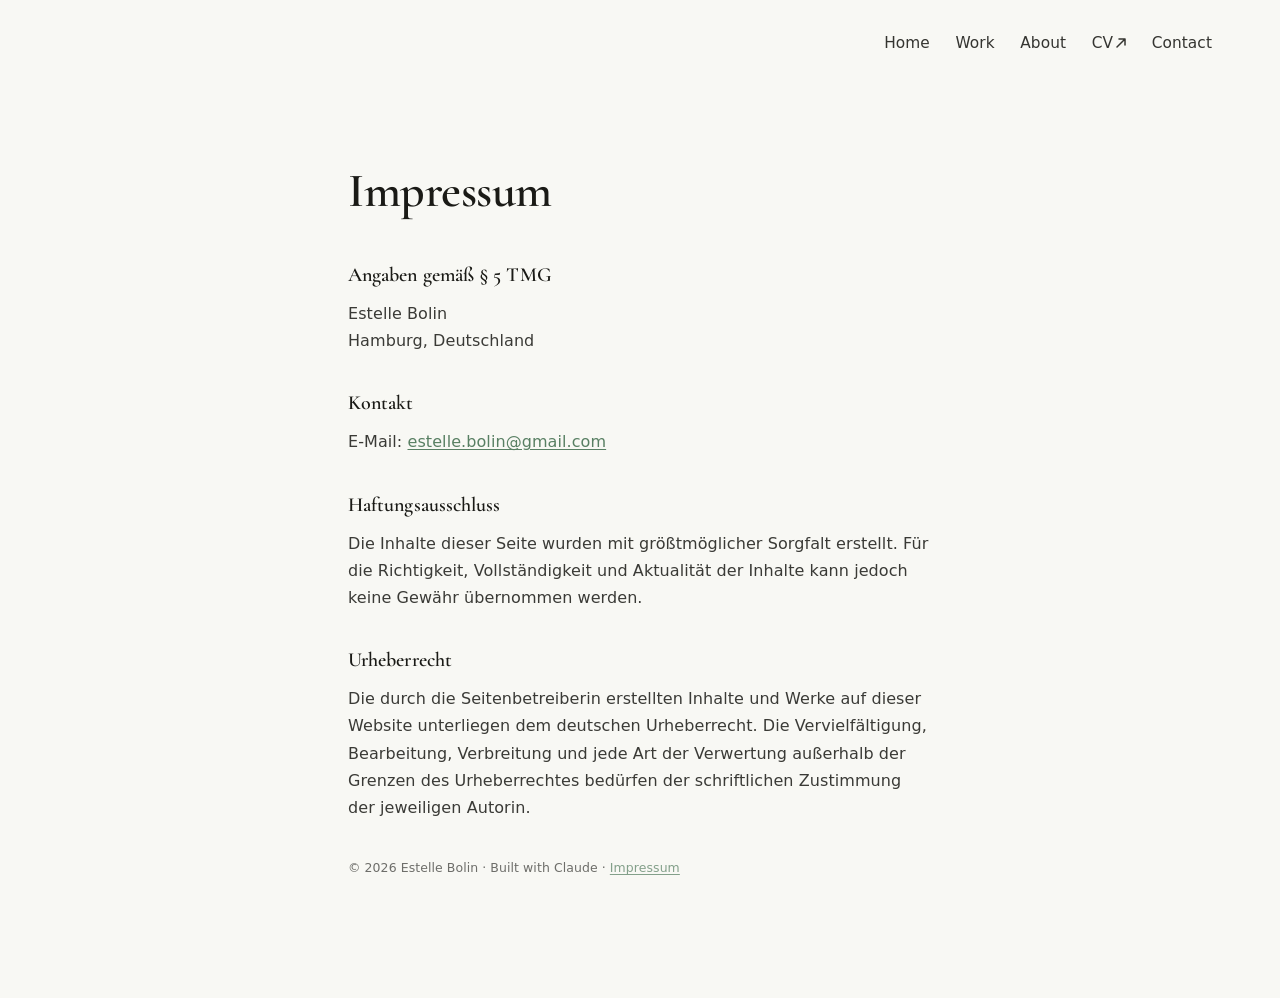
<file: impressum.html>
<!DOCTYPE html>
<html lang="de">
  <head>
    <meta charset="UTF-8" />
    <meta name="viewport" content="width=device-width, initial-scale=1.0" />
    <link rel="preconnect" href="https://fonts.googleapis.com" />
    <link rel="preconnect" href="https://fonts.gstatic.com" crossorigin />
    <link
      href="https://fonts.googleapis.com/css2?family=Cormorant+Garamond:wght@400;500;600&display=swap"
      rel="stylesheet"
    />
    <meta name="description" content="Impressum – Estelle Bolin UX Design Portfolio" />
    <title>Impressum | Estelle Bolin</title>
    <link rel="icon" type="image/png" href="assets/Favicon/namast-hey_kreis_weiss_RGB.png">
    <link rel="stylesheet" href="styles.css" />
    <style>
      .impressum-inner {
        max-width: 680px;
        margin: 0 auto;
        padding: 80px 48px 120px;
      }
      .impressum-inner h1 {
        font-family: var(--headline);
        font-size: clamp(2rem, 4vw, 3rem);
        font-weight: 600;
        margin: 0 0 2.5rem;
        line-height: 1.1;
      }
      .impressum-inner h2 {
        font-family: var(--headline);
        font-size: 1.25rem;
        font-weight: 600;
        margin: 2rem 0 0.5rem;
      }
      .impressum-inner p {
        margin: 0 0 1rem;
        line-height: 1.7;
        opacity: 0.85;
        text-align: left;
        hyphens: none;
      }
      .impressum-inner a {
        color: var(--accent);
        text-decoration: underline;
        text-underline-offset: 2px;
      }
    </style>
    <script src="https://t.contentsquare.net/uxa/1c3e93462110b.js"></script>
  </head>
  <body>
    <a class="skip-link" href="#main-content">Skip to main content</a>

    <header class="site-header" aria-label="Primary">
      <nav class="site-nav" aria-label="Main navigation">
        <a href="index.html#home">Home</a>
        <a href="index.html#work">Work</a>
        <a href="index.html#about">About</a>
        <a href="assets/cv/2026-03-24-Lebenslauf-Estelle-Bolin-UX-UI.pdf" target="_blank" rel="noopener noreferrer" aria-label="CV, opens in new tab">CV<svg width="10" height="10" viewBox="0 0 10 10" aria-hidden="true" focusable="false" style="margin-left: 3px; vertical-align: middle;"><path d="M1 9L9 1M9 1H3M9 1V7" stroke="currentColor" stroke-width="1.5" stroke-linecap="round"/></svg></a>
        <a href="index.html#contact">Contact</a>
      </nav>
    </header>

    <main id="main-content">
      <div class="impressum-inner">
        <h1>Impressum</h1>

        <h2>Angaben gemäß § 5 TMG</h2>
        <p>Estelle Bolin<br>
        Hamburg, Deutschland</p>

        <h2>Kontakt</h2>
        <p>E-Mail: <a href="mailto:estelle.bolin@gmail.com">estelle.bolin@gmail.com</a></p>

        <h2>Haftungsausschluss</h2>
        <p>Die Inhalte dieser Seite wurden mit größtmöglicher Sorgfalt erstellt. Für die Richtigkeit, Vollständigkeit und Aktualität der Inhalte kann jedoch keine Gewähr übernommen werden.</p>

        <h2>Urheberrecht</h2>
        <p>Die durch die Seitenbetreiberin erstellten Inhalte und Werke auf dieser Website unterliegen dem deutschen Urheberrecht. Die Vervielfältigung, Bearbeitung, Verbreitung und jede Art der Verwertung außerhalb der Grenzen des Urheberrechtes bedürfen der schriftlichen Zustimmung der jeweiligen Autorin.</p>

        <footer class="site-footer" aria-label="Site footer">
          © 2026 Estelle Bolin · Built with Claude · <a href="/impressum.html">Impressum</a>
        </footer>
      </div>
    </main>

    <script src="script.js"></script>
  </body>
</html>
</file>
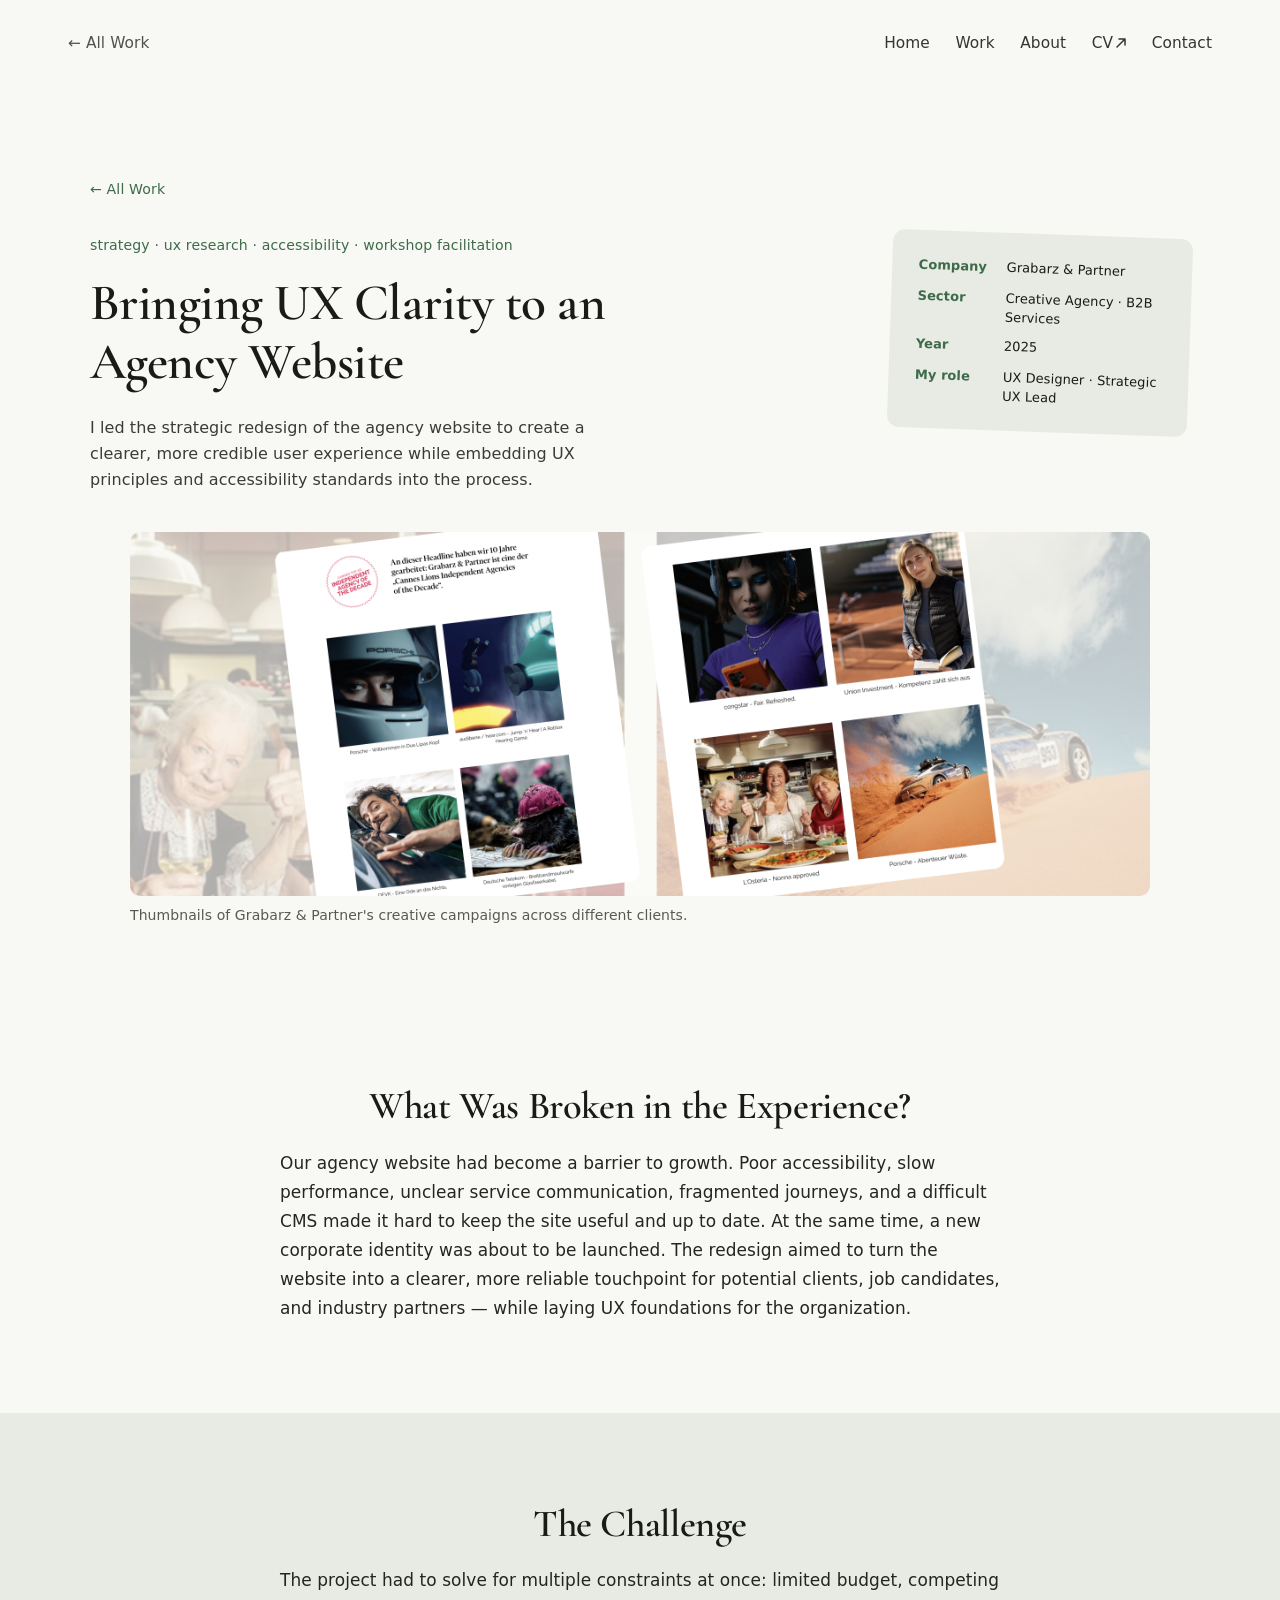
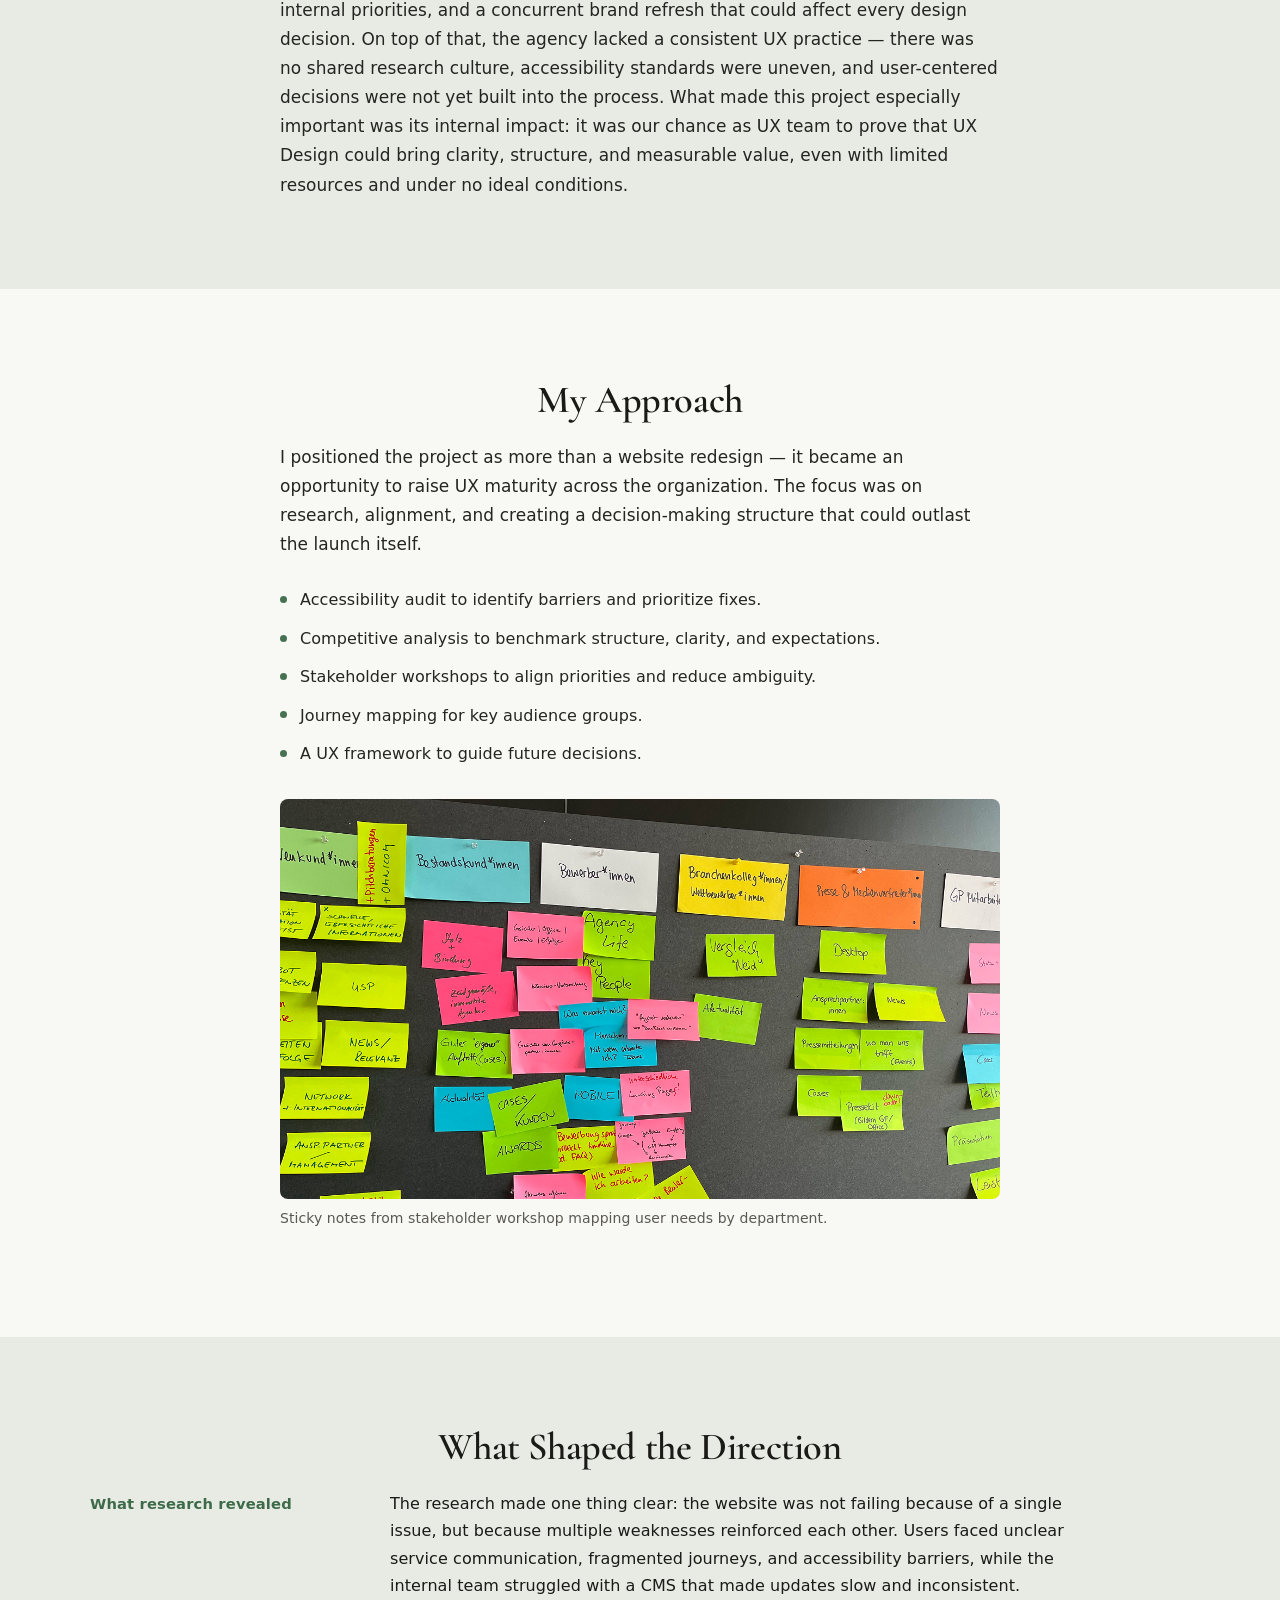
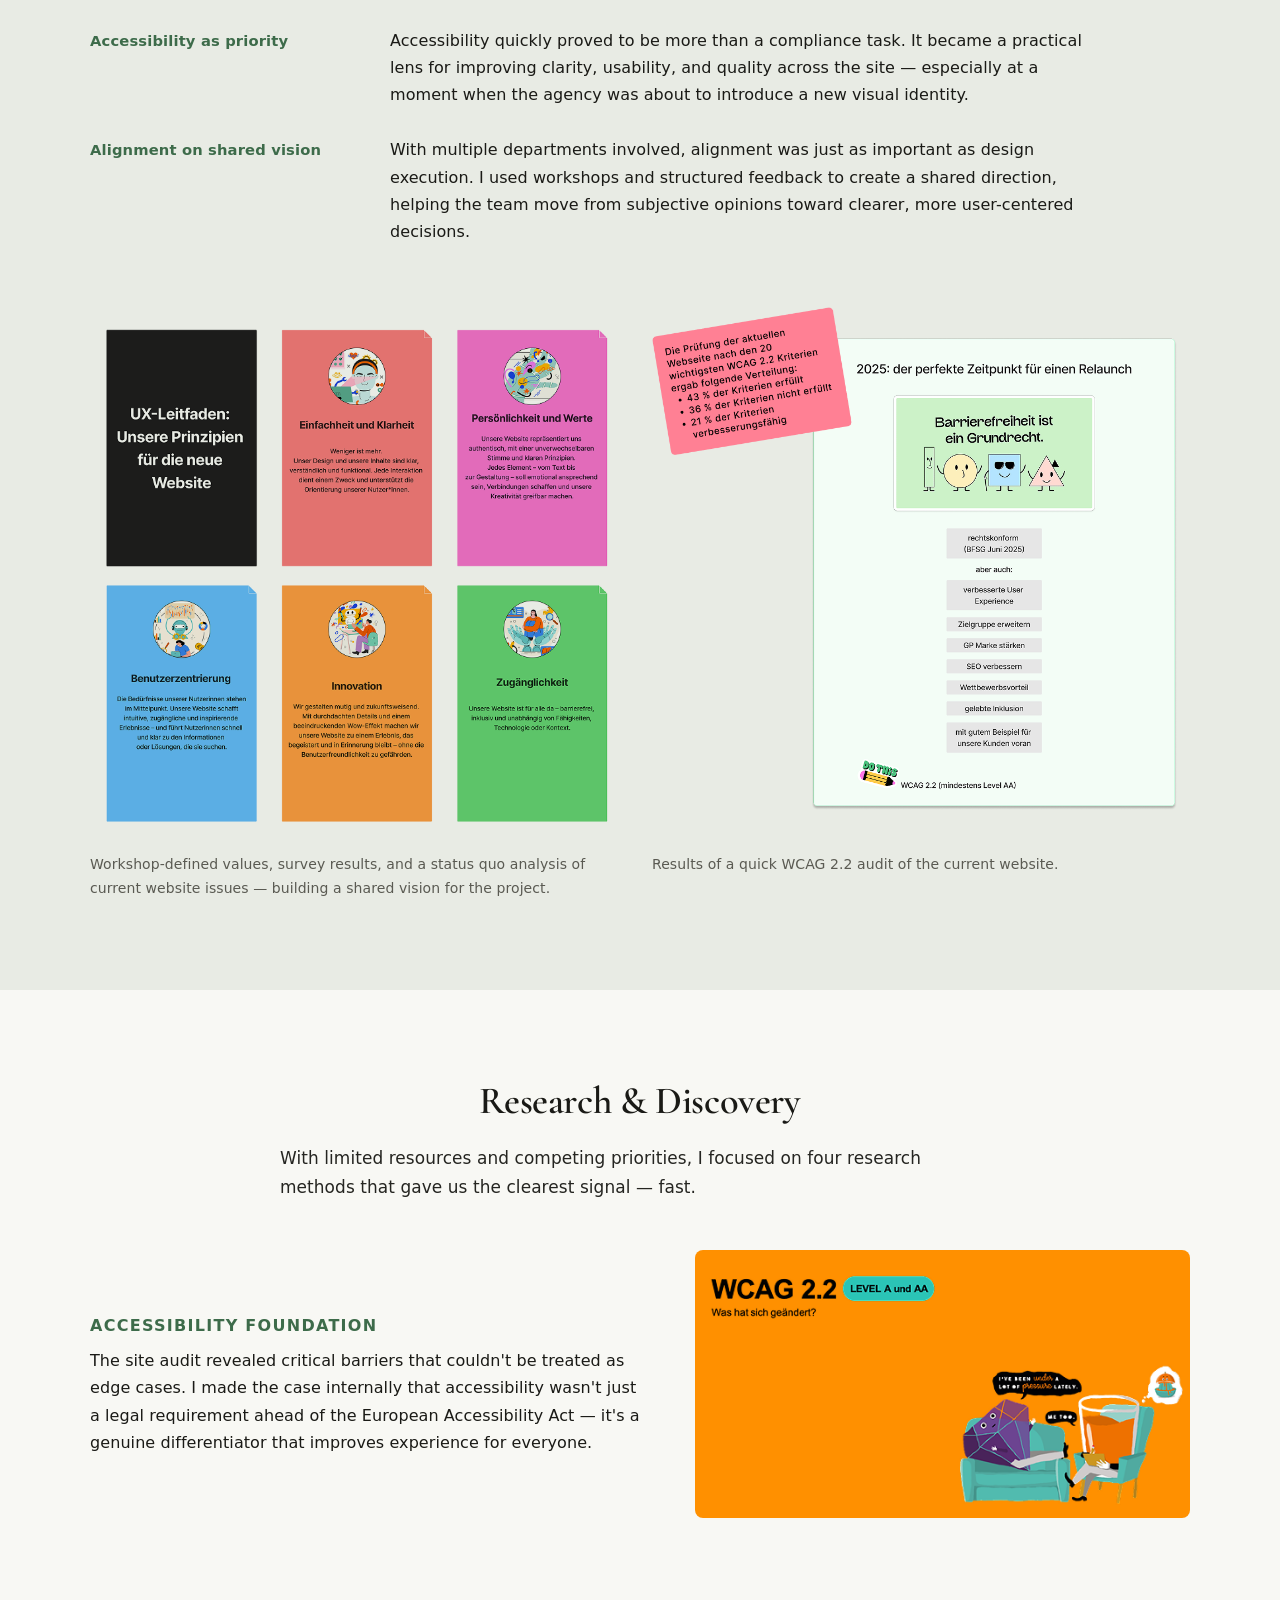
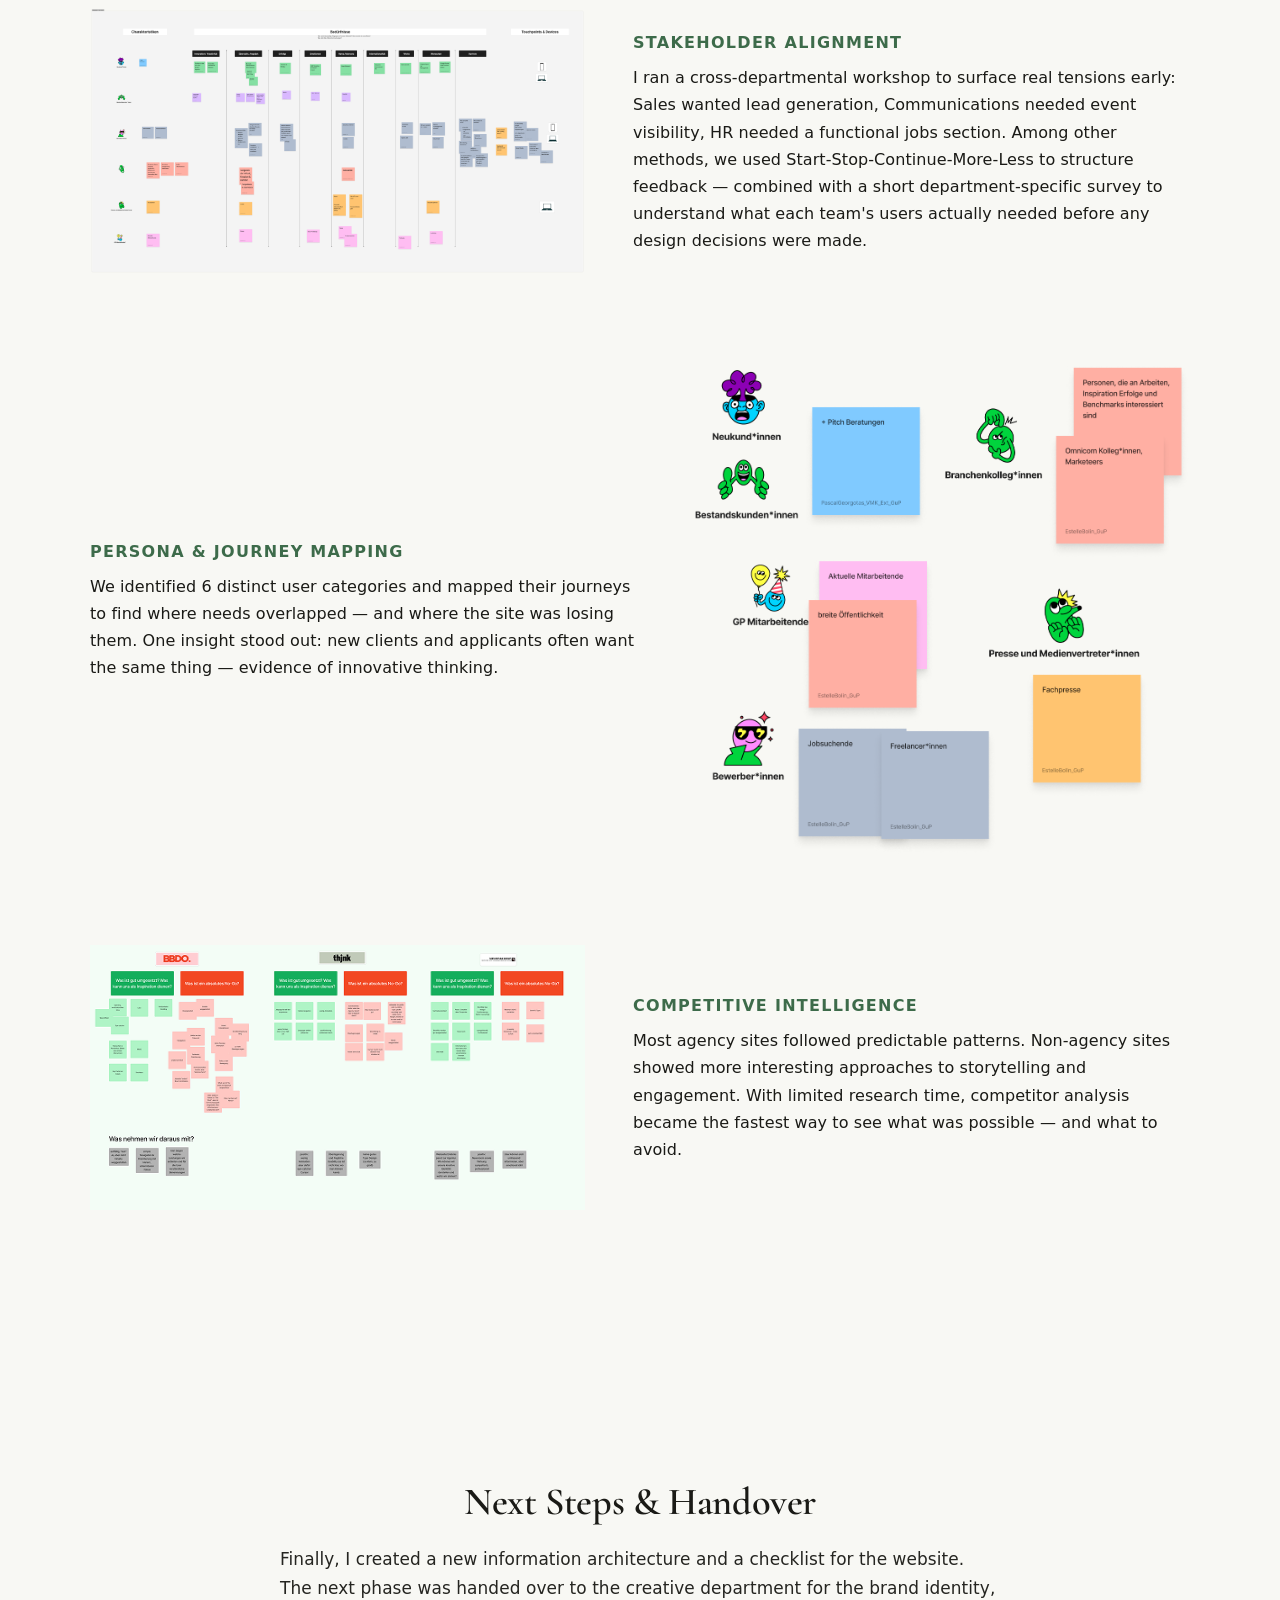
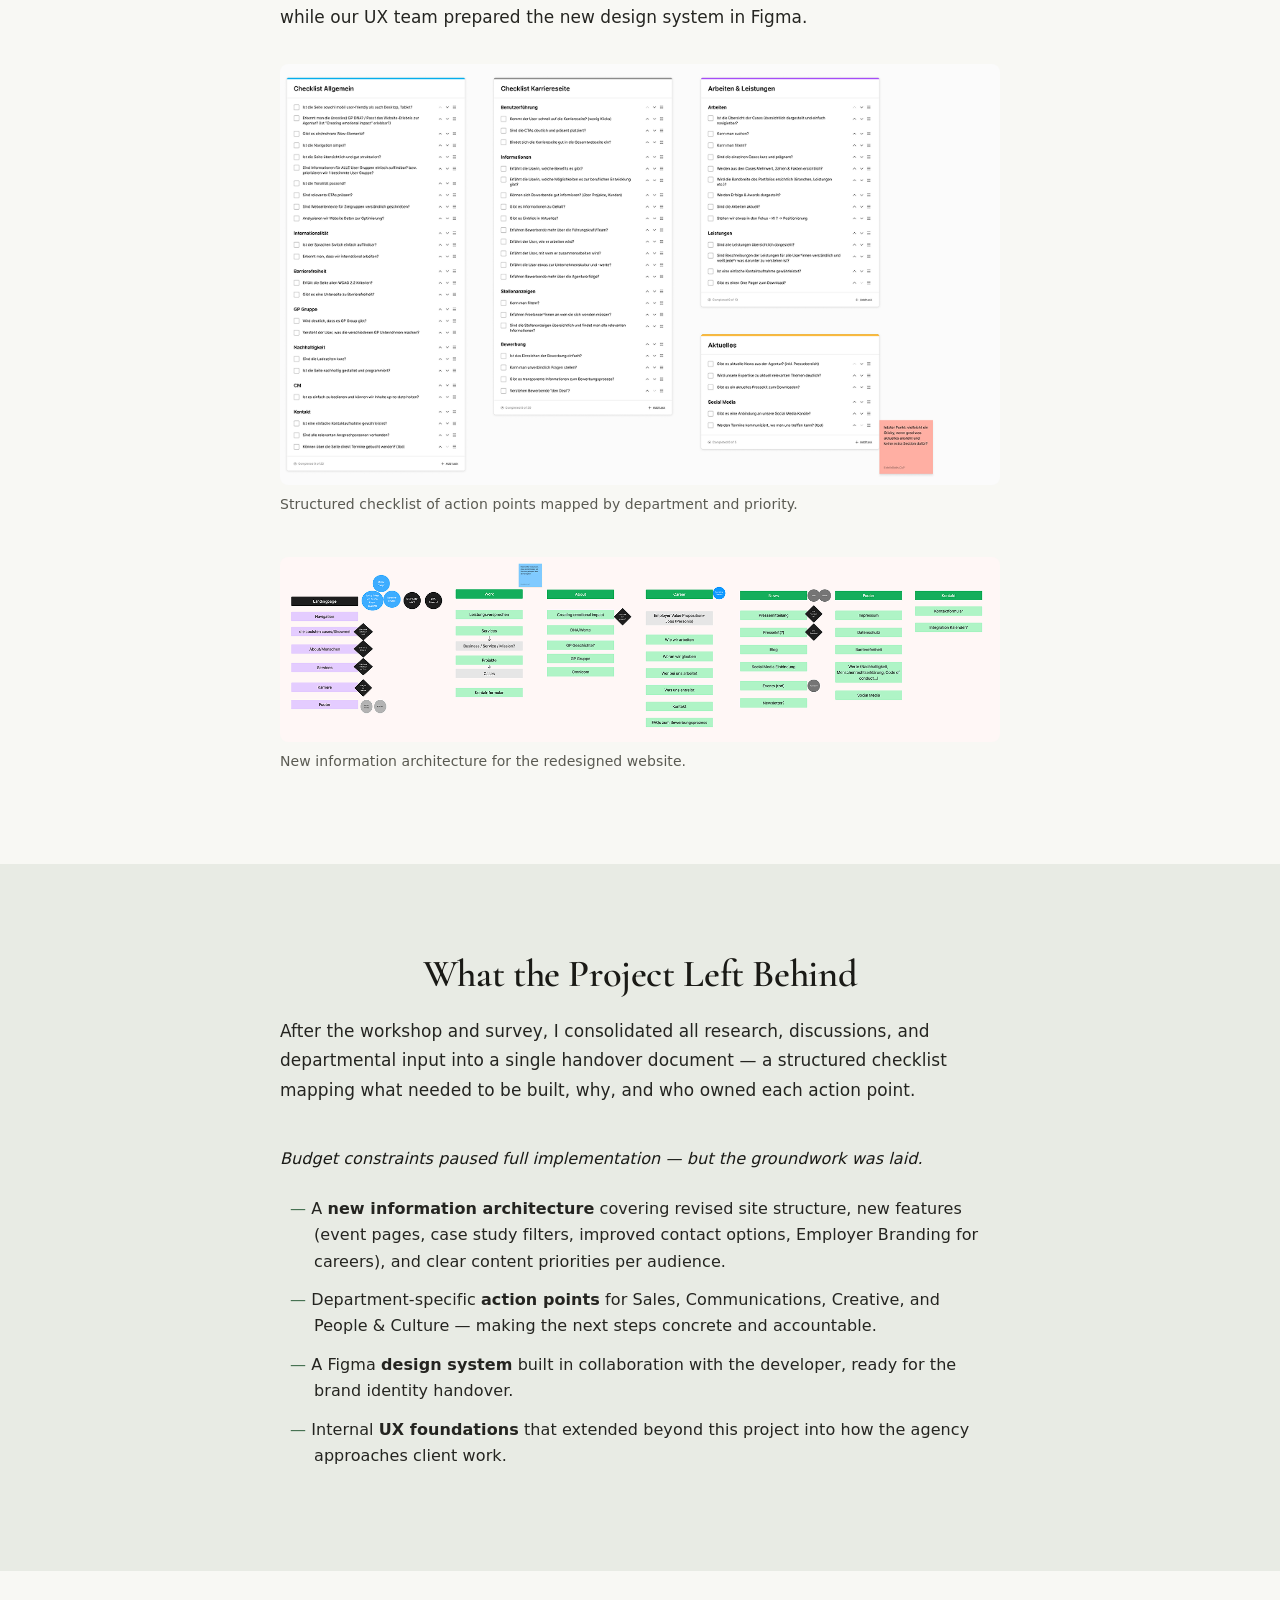
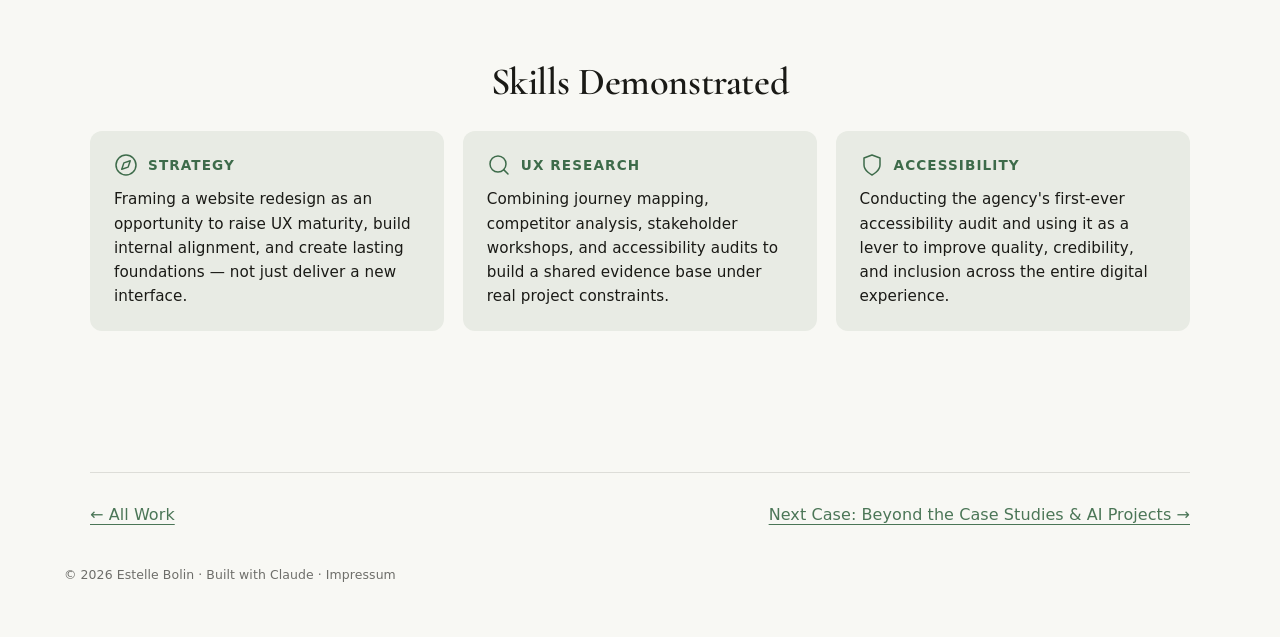
<file: cases/case-agency.html>
<!DOCTYPE html>
<html lang="en">
  <head>
    <meta charset="UTF-8" />
    <meta name="viewport" content="width=device-width, initial-scale=1.0" />
    <link rel="preconnect" href="https://fonts.googleapis.com" />
    <link rel="preconnect" href="https://fonts.gstatic.com" crossorigin />
    <link
      href="https://fonts.googleapis.com/css2?family=Cormorant+Garamond:wght@400;500;600&display=swap"
      rel="stylesheet"
    />
    <meta
      name="description"
      content="Case study: Bringing UX Clarity to an Agency Website — strategic redesign of Grabarz &amp; Partner's agency website with accessibility, UX research, and internal alignment."
    />
    <title>Agency Website Redesign · Case Study | Estelle</title>
    <link rel="icon" type="image/png" href="../assets/Favicon/namast-hey_kreis_weiss_RGB.png">
    <link rel="stylesheet" href="../styles.css" />
    <style>
      /* ─── Layout token ──────────────────────────────────────── */
      .cs-inner {
        max-width: 1100px;
        margin: 0 auto;
      }

      /* ─── Back link ─────────────────────────────────────────── */
      .case-back-link {
        display: inline-block;
        margin-bottom: 2rem;
        font-size: 0.88rem;
        color: var(--accent);
        font-weight: 500;
        letter-spacing: 0.01em;
        text-decoration: none;
      }
      .case-back-link:hover { opacity: 0.75; }

      /* ─── Case hero ─────────────────────────────────────────── */
      .case-hero {
        padding: clamp(3rem, 7vw, 6.5rem) clamp(1.25rem, 5vw, 4rem)
          clamp(2rem, 4vw, 3.5rem);
      }
      .case-hero-grid {
        display: grid;
        grid-template-columns: 1.35fr 1fr;
        gap: clamp(2rem, 4vw, 3.5rem);
        align-items: start;
      }
      .case-eyebrow {
        margin: 0 0 1rem;
        font-size: 0.88rem;
        color: var(--accent);
        text-transform: lowercase;
        letter-spacing: 0.01em;
      }
      .case-hero h1 {
        margin: 0 0 1.5rem;
        font-family: var(--headline);
        font-size: clamp(2.4rem, 4vw, 3.2rem);
        font-weight: 600;
        line-height: 1.15;
        letter-spacing: -0.01em;
        max-width: 28ch;
      }

      /* ─── Meta card ─────────────────────────────────────────── */
      .case-meta-card {
        background: var(--surface);
        border-radius: 12px;
        padding: 1.5rem 1.65rem;
        transform: rotate(2deg);
        max-width: 300px;
        justify-self: end;
        align-self: start;
      }
      .case-meta-card dl {
        margin: 0;
        padding: 0;
        display: flex;
        flex-direction: column;
        gap: 0.55rem;
      }
      .meta-row {
        display: flex;
        flex-direction: row;
        align-items: baseline;
        gap: 1.25rem;
      }
      .case-meta-card dt {
        font-size: 13px;
        color: var(--accent);
        font-weight: 700;
        margin: 0;
        white-space: nowrap;
        width: 68px;
        flex-shrink: 0;
      }
      .case-meta-card dd {
        font-size: 13px;
        font-weight: 400;
        margin: 0;
        line-height: 1.45;
      }

      /* ─── Content sections ──────────────────────────────────── */
      .cs-section {
        padding: clamp(3.5rem, 7vw, 7rem) clamp(1.25rem, 5vw, 4rem);
      }
      .cs-section--alt {
        background: var(--surface);
      }
      .cs-section h2 {
        margin: 0 0 1.35rem;
        font-family: var(--headline);
        font-size: clamp(1.8rem, 3vw, 2.8rem);
        font-weight: 600;
        letter-spacing: -0.01em;
        line-height: 1.1;
        text-align: center;
      }
      .cs-lead {
        margin: 0 0 1.75rem;
        font-size: 1.06rem;
        line-height: 1.72;
        max-width: 720px;
        margin-left: auto;
        margin-right: auto;
        opacity: 0.95;
      }
      .cs-lead:last-child { margin-bottom: 0; }

      /* ─── Image placeholder ─────────────────────────────────── */
      .cs-placeholder {
        background: var(--surface);
        height: 320px;
        border-radius: 8px;
        display: flex;
        align-items: center;
        justify-content: center;
        margin-top: 2rem;
      }
      .cs-placeholder p {
        color: rgba(26, 26, 22, 0.45);
        font-size: 0.88rem;
        margin: 0;
      }

      /* ─── Card grids ────────────────────────────────────────── */
      .cs-three-col {
        display: grid;
        grid-template-columns: repeat(3, 1fr);
        gap: 1.15rem;
        margin-top: 2rem;
      }
      .cs-five-col {
        display: grid;
        grid-template-columns: repeat(3, 1fr);
        gap: 1.15rem;
        margin-top: 2rem;
      }
      .cs-info-card {
        background: var(--surface);
        border: 1px solid rgba(26, 26, 22, 0.07);
      }
      .cs-section--alt .cs-info-card {
        background: var(--bg);
      }
      .cs-info-card-label {
        display: block;
        margin: 0;
        padding: 0;
        font-size: 0.85rem;
        font-weight: 600;
        letter-spacing: 0.08em;
        text-transform: uppercase;
        color: var(--accent);
      }

      /* ─── Unified card layout ───────────────────────────────── */
      .skill-card,
      .cs-info-card {
        display: flex;
        flex-direction: column;
        gap: 10px;
        padding: 1.4rem 1.5rem;
        border-radius: 12px;
      }
      .skill-card .card-header,
      .cs-info-card .card-header {
        display: flex;
        flex-direction: row;
        align-items: center;
        gap: 10px;
      }
      .skill-card .card-header svg,
      .cs-info-card .card-header svg {
        flex-shrink: 0;
        display: block;
      }
      .skill-card p,
      .cs-info-card p {
        margin: 0;
        padding: 0;
        font-size: 0.95rem;
        line-height: 1.6;
        color: var(--text);
        text-align: left;
      }

      /* ─── Insight rows ──────────────────────────────────────── */
      .cs-insights {
        max-width: 700px;
        margin: 2rem auto 0;
        display: flex;
        flex-direction: column;
        gap: 1.25rem;
      }
      .cs-insight {
        display: flex;
        align-items: flex-start;
        gap: 1.1rem;
      }
      .cs-insight-icon {
        flex-shrink: 0;
        width: 36px;
        height: 36px;
        background: #E8EBE4;
        border-radius: 8px;
        display: grid;
        place-items: center;
        font-size: 1rem;
        color: var(--accent);
        font-weight: 600;
      }
      .cs-insight p {
        margin: 0;
        font-size: 0.98rem;
        line-height: 1.65;
        opacity: 0.95;
        text-align: left;
      }

      /* ─── Skills grid ───────────────────────────────────────── */
      .skills-grid {
        display: grid;
        grid-template-columns: repeat(3, 1fr);
        gap: 1.15rem;
        margin-top: 1.75rem;
      }
      .skill-card {
        background: var(--surface);
      }
      .skill-card h3 {
        margin: 0;
        padding: 0;
        font-family: var(--body);
        font-size: 0.85rem;
        font-weight: 600;
        letter-spacing: 0.08em;
        text-transform: uppercase;
        color: var(--accent);
        line-height: 1.2;
      }

      /* ─── Scale frame (tilted image) ───────────────────────── */
      .cs-scale-frame {
        background: #E8EBE4;
        border-radius: 12px;
        padding: 0;
        max-width: 900px;
        margin: 2.5rem auto 0;
        overflow: hidden;
      }
      .cs-img--tilted {
        width: 100%;
        display: block;
        transform: rotate(-2deg);
        transform-origin: center center;
        border-radius: 8px;
        margin: 0;
        padding: 0;
      }
      @media (prefers-reduced-motion: reduce) {
        .cs-img--tilted { transform: none; }
      }

      /* ─── Project lessons list ──────────────────────────────── */
      .cs-lessons-intro {
        max-width: 700px;
        margin: 0 auto 2.5rem;
        text-align: left;
        font-size: 1.06rem;
        line-height: 1.72;
        opacity: 0.95;
      }
      .cs-lessons-list {
        max-width: 700px;
        margin: 0 auto;
        list-style: none;
        padding: 0;
      }
      .cs-lessons-list li {
        font-size: 1rem;
        line-height: 1.65;
        opacity: 0.95;
        padding-left: 1.5rem;
        text-indent: -1.5rem;
        margin-bottom: 0.75rem;
        text-align: left;
      }
      .cs-lessons-list li::before {
        content: "— ";
        color: var(--accent);
      }

      /* ─── Case nav ──────────────────────────────────────────── */
      .case-nav-section {
        padding: clamp(2rem, 4vw, 3.5rem) clamp(1.25rem, 5vw, 4rem);
      }
      .case-nav {
        max-width: 1100px;
        margin: 0 auto;
        display: flex;
        justify-content: space-between;
        align-items: center;
        padding-top: 1.75rem;
        border-top: 1px solid rgba(26, 26, 22, 0.12);
      }

      /* ─── Responsive ────────────────────────────────────────── */
      @media (max-width: 52rem) {
        .case-hero-grid { grid-template-columns: 1fr; }
        .case-meta-card {
          transform: none;
          max-width: 100%;
          justify-self: start;
          width: 100%;
        }
        .cs-three-col { grid-template-columns: 1fr; }
        .cs-five-col { grid-template-columns: 1fr; }
        .skills-grid { grid-template-columns: 1fr; }
      }
      .cs-figcaption {
        font-size: 0.875rem;
        color: #5a5a52;
        margin-top: 8px;
        text-align: left;
      }
      .ia-images-grid {
        display: grid;
        grid-template-columns: 42fr 55fr;
        gap: 24px;
        margin-top: 2rem;
      }
      .ia-figure {
        margin: 0;
        border: none;
        outline: none;
        box-shadow: none;
      }
      .ia-img {
        width: 100%;
        height: auto;
        display: block;
        border-radius: 8px;
        border: none;
        outline: none;
        box-shadow: none;
      }

      /* ─── Research & Discovery alternating blocks ───────────── */
      .cs-rd-intro {
        margin: 0 0 3rem;
        font-size: 1.06rem;
        line-height: 1.72;
        opacity: 0.95;
        text-align: left;
      }
      .cs-rd-block {
        display: flex;
        align-items: center;
        gap: 48px;
        margin-bottom: 4rem;
      }
      .cs-rd-block--reverse {
        flex-direction: row-reverse;
      }
      .cs-rd-image {
        width: 45%;
        height: 320px;
        overflow: hidden;
        border-radius: 8px;
        flex-shrink: 0;
      }
      .cs-rd-image img {
        width: 100%;
        height: 100%;
        object-fit: cover;
        display: block;
      }
      .cs-rd-text {
        flex: 1;
      }
      .cs-rd-text h3 {
        font-family: var(--body);
        font-size: 1rem;
        font-weight: 600;
        color: var(--accent);
        text-transform: uppercase;
        letter-spacing: 0.08em;
        margin: 0 0 8px;
      }
      .cs-rd-text p {
        margin: 0;
        font-size: 1rem;
        line-height: 1.7;
        text-align: left;
        hyphens: none;
        -webkit-hyphens: none;
      }
      .cs-section .cs-text-label {
        text-align: left;
        width: 100%;
        margin-left: 0;
        margin-right: 0;
      }
      @media (max-width: 52rem) {
        .cs-rd-block,
        .cs-rd-block--reverse {
          flex-direction: column;
        }
        .cs-rd-image {
          width: 100%;
        }
      }
    </style>
    <style>
      .approach-list {
        list-style: none;
        padding: 0;
        margin: 1.5rem auto 0;
        max-width: 720px;
        display: flex;
        flex-direction: column;
        gap: 0.75rem;
      }
      .approach-list li {
        padding-left: 1.25rem;
        position: relative;
        font-size: 1rem;
        line-height: 1.65;
        opacity: 0.95;
      }
      .approach-list li::before {
        content: "";
        position: absolute;
        left: 0;
        top: 0.55em;
        width: 7px;
        height: 7px;
        border-radius: 50%;
        background: var(--accent);
      }
    </style>
    <script src="https://t.contentsquare.net/uxa/1c3e93462110b.js"></script>
  </head>
  <body>
    <a class="skip-link" href="#main-content">Skip to main content</a>

    <header class="site-header" aria-label="Primary">
      <nav class="site-nav" aria-label="Main navigation">
        <a href="../index.html#work" class="site-nav__back" style="margin-right: auto; opacity: 0.75;">← All Work</a>
        <a href="../index.html#home">Home</a>
        <a href="../index.html#work">Work</a>
        <a href="../index.html#about">About</a>
        <a href="../assets/cv/CV Estelle Bolin UX UI Product 2026 Portfolio.pdf" target="_blank" rel="noopener noreferrer" aria-label="CV, opens in new tab">CV<svg width="10" height="10" viewBox="0 0 10 10" aria-hidden="true" focusable="false" style="margin-left: 3px; vertical-align: middle;"><path d="M1 9L9 1M9 1H3M9 1V7" stroke="currentColor" stroke-width="1.5" stroke-linecap="round"/></svg></a>
        <a href="../index.html#contact">Contact</a>
      </nav>
    </header>

    <main id="main-content">

      <!-- ── 1. HERO ──────────────────────────────────────────── -->
      <section class="case-hero" aria-labelledby="case-title">
        <div class="cs-inner">
          <a class="case-back-link" href="../index.html#work">← All Work</a>

          <div class="case-hero-grid">
            <div class="case-hero-copy">
              <p class="case-eyebrow">strategy · ux research · accessibility · workshop facilitation</p>
              <h1 id="case-title">Bringing UX Clarity to an Agency Website</h1>
              <p style="font-size: 1rem; line-height: 1.6; opacity: 0.85; margin: 0; max-width: 52ch;">I led the strategic redesign of the agency website to create a clearer, more credible user experience while embedding UX principles and accessibility standards into the process.</p>
            </div>

            <aside class="case-meta-card" aria-label="Case details">
              <dl>
                <div class="meta-row">
                  <dt>Company</dt>
                  <dd>Grabarz &amp; Partner</dd>
                </div>
                <div class="meta-row">
                  <dt>Sector</dt>
                  <dd>Creative Agency · B2B Services</dd>
                </div>
                <div class="meta-row">
                  <dt>Year</dt>
                  <dd>2025</dd>
                </div>
                <div class="meta-row">
                  <dt>My role</dt>
                  <dd>UX Designer · Strategic UX Lead</dd>
                </div>
              </dl>
            </aside>
          </div>

          <figure class="cs-figure" style="margin-top: 2.5rem; text-align: center;">
            <img
              src="../assets/grabarz/01-section-key-visual.png"
              alt="Agency website redesign — key visual overview of the Grabarz &amp; Partner project"
              loading="lazy"
              style="width: 100%; display: block; border-radius: 8px;"
            />
            <figcaption class="cs-figcaption">Thumbnails of Grabarz &amp; Partner's creative campaigns across different clients.</figcaption>
          </figure>
        </div>
      </section>

      <!-- ── 2. WHAT WAS BROKEN ────────────────────────────────── -->
      <section class="cs-section" aria-labelledby="broken-heading">
        <div class="cs-inner">
          <h2 id="broken-heading">What Was Broken in the Experience?</h2>
          <p class="cs-lead" style="margin-left: auto; margin-right: auto;">Our agency website had become a barrier to growth. Poor accessibility, slow performance, unclear service communication, fragmented journeys, and a difficult CMS made it hard to keep the site useful and up to date. At the same time, a new corporate identity was about to be launched. The redesign aimed to turn the website into a clearer, more reliable touchpoint for potential clients, job candidates, and industry partners — while laying UX foundations for the organization.</p>
        </div>
      </section>

      <!-- ── 3. THE CHALLENGE ──────────────────────────────────── -->
      <section class="cs-section cs-section--alt" aria-labelledby="challenge-heading">
        <div class="cs-inner">
          <h2 id="challenge-heading">The Challenge</h2>
          <p class="cs-lead" style="margin-left: auto; margin-right: auto;">The project had to solve for multiple constraints at once: limited budget, competing internal priorities, and a concurrent brand refresh that could affect every design decision. On top of that, the agency lacked a consistent UX practice — there was no shared research culture, accessibility standards were uneven, and user-centered decisions were not yet built into the process. What made this project especially important was its internal impact: it was our chance as UX team to prove that UX Design could bring clarity, structure, and measurable value, even with limited resources and under no ideal conditions.</p>
        </div>
      </section>

      <!-- ── 4. MY APPROACH ────────────────────────────────────── -->
      <section class="cs-section" aria-labelledby="approach-heading">
        <div class="cs-inner">
          <h2 id="approach-heading">My Approach</h2>
          <p class="cs-lead">I positioned the project as more than a website redesign — it became an opportunity to raise UX maturity across the organization. The focus was on research, alignment, and creating a decision-making structure that could outlast the launch itself.</p>

          <ul class="approach-list" aria-label="Approach steps">
            <li>Accessibility audit to identify barriers and prioritize fixes.</li>
            <li>Competitive analysis to benchmark structure, clarity, and expectations.</li>
            <li>Stakeholder workshops to align priorities and reduce ambiguity.</li>
            <li>Journey mapping for key audience groups.</li>
            <li>A UX framework to guide future decisions.</li>
          </ul>

          <figure class="cs-figure" style="margin-top: 2rem; max-width: 720px; margin-left: auto; margin-right: auto;">
            <img
              src="../assets/grabarz/workshop stickies.png"
              alt="Stakeholder workshop output — sticky notes organised by department at Grabarz &amp; Partner"
              style="width: 100%; height: 400px; object-fit: cover; object-position: center; border-radius: 8px; display: block; border: none; outline: none; box-shadow: none;"
              loading="lazy"
            />
            <figcaption class="cs-figcaption">Sticky notes from stakeholder workshop mapping user needs by department.</figcaption>
          </figure>
        </div>
      </section>

      <!-- ── 5. WHAT SHAPED THE DIRECTION ─────────────────────── -->
      <section class="cs-section cs-section--alt" aria-labelledby="shaped-heading">
        <div class="cs-inner">
          <h2 id="shaped-heading">What Shaped the Direction</h2>

          <div class="cs-text-block">
            <div class="cs-text-item">
              <p class="cs-text-label">What research revealed</p>
              <p>The research made one thing clear: the website was not failing because of a single issue, but because multiple weaknesses reinforced each other. Users faced unclear service communication, fragmented journeys, and accessibility barriers, while the internal team struggled with a CMS that made updates slow and inconsistent.</p>
            </div>
            <div class="cs-text-item">
              <p class="cs-text-label">Accessibility as priority</p>
              <p>Accessibility quickly proved to be more than a compliance task. It became a practical lens for improving clarity, usability, and quality across the site — especially at a moment when the agency was about to introduce a new visual identity.</p>
            </div>
            <div class="cs-text-item">
              <p class="cs-text-label">Alignment on shared vision</p>
              <p>With multiple departments involved, alignment was just as important as design execution. I used workshops and structured feedback to create a shared direction, helping the team move from subjective opinions toward clearer, more user-centered decisions.</p>
            </div>
          </div>

          <div class="case-media-grid">
            <figure class="cs-figure" style="margin:0;">
              <div style="height:560px;overflow:hidden;border-radius:12px;">
                <img
                  src="../assets/grabarz/common vision.png"
                  alt="Workshop output showing the shared UX principles developed with the Grabarz & Partner team"
                  style="width:100%;height:100%;object-fit:contain;display:block;mix-blend-mode:multiply;"
                  loading="lazy"
                />
              </div>
              <figcaption class="cs-figcaption">Workshop-defined values, survey results, and a status quo analysis of current website issues — building a shared vision for the project.</figcaption>
            </figure>
            <figure class="cs-figure" style="margin:0;">
              <div style="height:560px;overflow:hidden;border-radius:12px;">
                <img
                  src="../assets/grabarz/accessibility relaunch.png"
                  alt="Accessibility audit results and relaunch rationale presented to stakeholders"
                  style="width:100%;height:100%;object-fit:contain;display:block;"
                  loading="lazy"
                />
              </div>
              <figcaption class="cs-figcaption">Results of a quick WCAG 2.2 audit of the current website.</figcaption>
            </figure>
          </div>
        </div>
      </section>

      <!-- ── 6. RESEARCH & DISCOVERY ──────────────────────────── -->
      <section class="cs-section" aria-labelledby="research-heading">
        <div class="cs-inner">
          <h2 id="research-heading">Research &amp; Discovery</h2>

          <p class="cs-rd-intro">With limited resources and competing priorities, I focused on four research methods that gave us the clearest signal — fast.</p>

          <!-- Block 1: text left, image right -->
          <div class="cs-rd-block">
            <div class="cs-rd-text">
              <h3>Accessibility Foundation</h3>
              <p>The site audit revealed critical barriers that couldn't be treated as edge cases. I made the case internally that accessibility wasn't just a legal requirement ahead of the European Accessibility Act — it's a genuine differentiator that improves experience for everyone.</p>
            </div>
            <div class="cs-rd-image" style="height:auto;">
              <img src="../assets/grabarz/06-section-a.png" alt="Accessibility audit findings for the Grabarz & Partner website" loading="lazy" style="width:100%;height:auto;object-fit:contain;display:block;background:transparent;" />
            </div>
          </div>

          <!-- Block 2: image left, text right -->
          <div class="cs-rd-block cs-rd-block--reverse">
            <div class="cs-rd-text">
              <h3>Stakeholder Alignment</h3>
              <p>I ran a cross-departmental workshop to surface real tensions early: Sales wanted lead generation, Communications needed event visibility, HR needed a functional jobs section. Among other methods, we used Start-Stop-Continue-More-Less to structure feedback — combined with a short department-specific survey to understand what each team's users actually needed before any design decisions were made.</p>
            </div>
            <div class="cs-rd-image">
              <img src="../assets/grabarz/06-section-b.png" alt="Stakeholder alignment workshop output" loading="lazy" style="width:100%;height:100%;object-fit:contain;display:block;" />
            </div>
          </div>

          <!-- Block 3: text left, image right -->
          <div class="cs-rd-block">
            <div class="cs-rd-text">
              <h3>Persona &amp; Journey Mapping</h3>
              <p>We identified 6 distinct user categories and mapped their journeys to find where needs overlapped — and where the site was losing them. One insight stood out: new clients and applicants often want the same thing — evidence of innovative thinking.</p>
            </div>
            <div class="cs-rd-image" style="height:auto;">
              <img src="../assets/grabarz/06-section-c.png" alt="Persona and user journey mapping overview" loading="lazy" style="width:100%;height:auto;object-fit:contain;display:block;" />
            </div>
          </div>

          <!-- Block 4: image left, text right -->
          <div class="cs-rd-block cs-rd-block--reverse">
            <div class="cs-rd-text">
              <h3>Competitive Intelligence</h3>
              <p>Most agency sites followed predictable patterns. Non-agency sites showed more interesting approaches to storytelling and engagement. With limited research time, competitor analysis became the fastest way to see what was possible — and what to avoid.</p>
            </div>
            <div class="cs-rd-image">
              <img src="../assets/grabarz/06-section-d.png" alt="Competitive intelligence analysis of agency and non-agency websites" loading="lazy" style="width:100%;height:100%;object-fit:contain;display:block;" />
            </div>
          </div>
        </div>
      </section>

      <!-- ── 7. NEW INFORMATION ARCHITECTURE ──────────────────── -->
      <section class="cs-section" aria-labelledby="ia-heading">
        <div class="cs-inner">
          <h2 id="ia-heading">Next Steps &amp; Handover</h2>
          <p class="cs-lead" style="margin-left: auto; margin-right: auto;">Finally, I created a new information architecture and a checklist for the website. The next phase was handed over to the creative department for the brand identity, while our UX team prepared the new design system in Figma.</p>
          <div style="max-width: 720px; margin: 2rem auto 0; display: flex; flex-direction: column; gap: 2.5rem;">
            <figure class="ia-figure">
              <img src="../assets/grabarz/08-section-a.png" alt="New information architecture — proposed site map for the Grabarz &amp; Partner website redesign" class="ia-img" loading="lazy">
              <figcaption class="cs-figcaption">Structured checklist of action points mapped by department and priority.</figcaption>
            </figure>
            <figure class="ia-figure">
              <img src="../assets/grabarz/08-section-b.png" alt="UX checklist — evaluation criteria for each section of the redesigned website" class="ia-img" loading="lazy">
              <figcaption class="cs-figcaption">New information architecture for the redesigned website.</figcaption>
            </figure>
          </div>
        </div>
      </section>

      <!-- ── 9. PROJECT LESSONS ─────────────────────────────────── -->
      <section class="cs-section cs-section--alt" aria-labelledby="lessons-heading">
        <div class="cs-inner">
          <h2 id="lessons-heading">What the Project Left Behind</h2>
          <p class="cs-lessons-intro">After the workshop and survey, I consolidated all research, discussions, and departmental input into a single handover document — a structured checklist mapping what needed to be built, why, and who owned each action point.</p>
          <p style="margin: 0 auto 1.5rem; font-style: italic; color: var(--text);">Budget constraints paused full implementation — but the groundwork was laid.</p>
          <ul class="cs-lessons-list">
            <li>A <strong>new information architecture</strong> covering revised site structure, new features (event pages, case study filters, improved contact options, Employer Branding for careers), and clear content priorities per audience.</li>
            <li>Department-specific <strong>action points</strong> for Sales, Communications, Creative, and People &amp; Culture — making the next steps concrete and accountable.</li>
            <li>A Figma <strong>design system</strong> built in collaboration with the developer, ready for the brand identity handover.</li>
            <li>Internal <strong>UX foundations</strong> that extended beyond this project into how the agency approaches client work.</li>
          </ul>
        </div>
      </section>

      <!-- ── 10. SKILLS DEMONSTRATED ───────────────────────────── -->
      <section class="cs-section" aria-labelledby="skills-heading">
        <div class="cs-inner">
          <h2 id="skills-heading">Skills Demonstrated</h2>

          <div class="skills-grid" aria-label="Skills demonstrated in this project">
            <article class="skill-card">
              <div class="card-header">
                <svg width="24" height="24" viewBox="0 0 24 24" fill="none" stroke="#3D6B4A" stroke-width="1.5" stroke-linecap="round" stroke-linejoin="round" aria-hidden="true">
                  <circle cx="12" cy="12" r="10"/>
                  <polygon points="16.24 7.76 14.12 14.12 7.76 16.24 9.88 9.88 16.24 7.76"/>
                </svg>
                <h3>Strategy</h3>
              </div>
              <p>Framing a website redesign as an opportunity to raise UX maturity, build internal alignment, and create lasting foundations — not just deliver a new interface.</p>
            </article>
            <article class="skill-card">
              <div class="card-header">
                <svg width="24" height="24" viewBox="0 0 24 24" fill="none" stroke="#3D6B4A" stroke-width="1.5" stroke-linecap="round" stroke-linejoin="round" aria-hidden="true">
                  <circle cx="11" cy="11" r="8"/>
                  <line x1="21" y1="21" x2="16.65" y2="16.65"/>
                </svg>
                <h3>UX Research</h3>
              </div>
              <p>Combining journey mapping, competitor analysis, stakeholder workshops, and accessibility audits to build a shared evidence base under real project constraints.</p>
            </article>
            <article class="skill-card">
              <div class="card-header">
                <svg width="24" height="24" viewBox="0 0 24 24" fill="none" stroke="#3D6B4A" stroke-width="1.5" stroke-linecap="round" stroke-linejoin="round" aria-hidden="true">
                  <path d="M12 22s8-4 8-10V5l-8-3-8 3v7c0 6 8 10 8 10z"/>
                </svg>
                <h3>Accessibility</h3>
              </div>
              <p>Conducting the agency's first-ever accessibility audit and using it as a lever to improve quality, credibility, and inclusion across the entire digital experience.</p>
            </article>
          </div>
        </div>
      </section>

      <!-- ── CASE NAV + FOOTER ──────────────────────────────────── -->
      <section class="case-nav-section" aria-label="Case study navigation">
        <div class="case-nav">
          <a class="contact-link" href="../index.html#work">← All Work</a>
          <a class="contact-link" href="case-beyond.html" aria-label="Next case: Beyond the Case Studies &amp; AI Projects">Next Case: Beyond the Case Studies &amp; AI Projects →</a>
        </div>
        <footer class="site-footer" aria-label="Site footer">
          © 2026 Estelle Bolin · Built with Claude · <a href="/impressum.html">Impressum</a>
        </footer>
      </section>

    </main>

    <script src="../script.js"></script>
  </body>
</html>
</file>
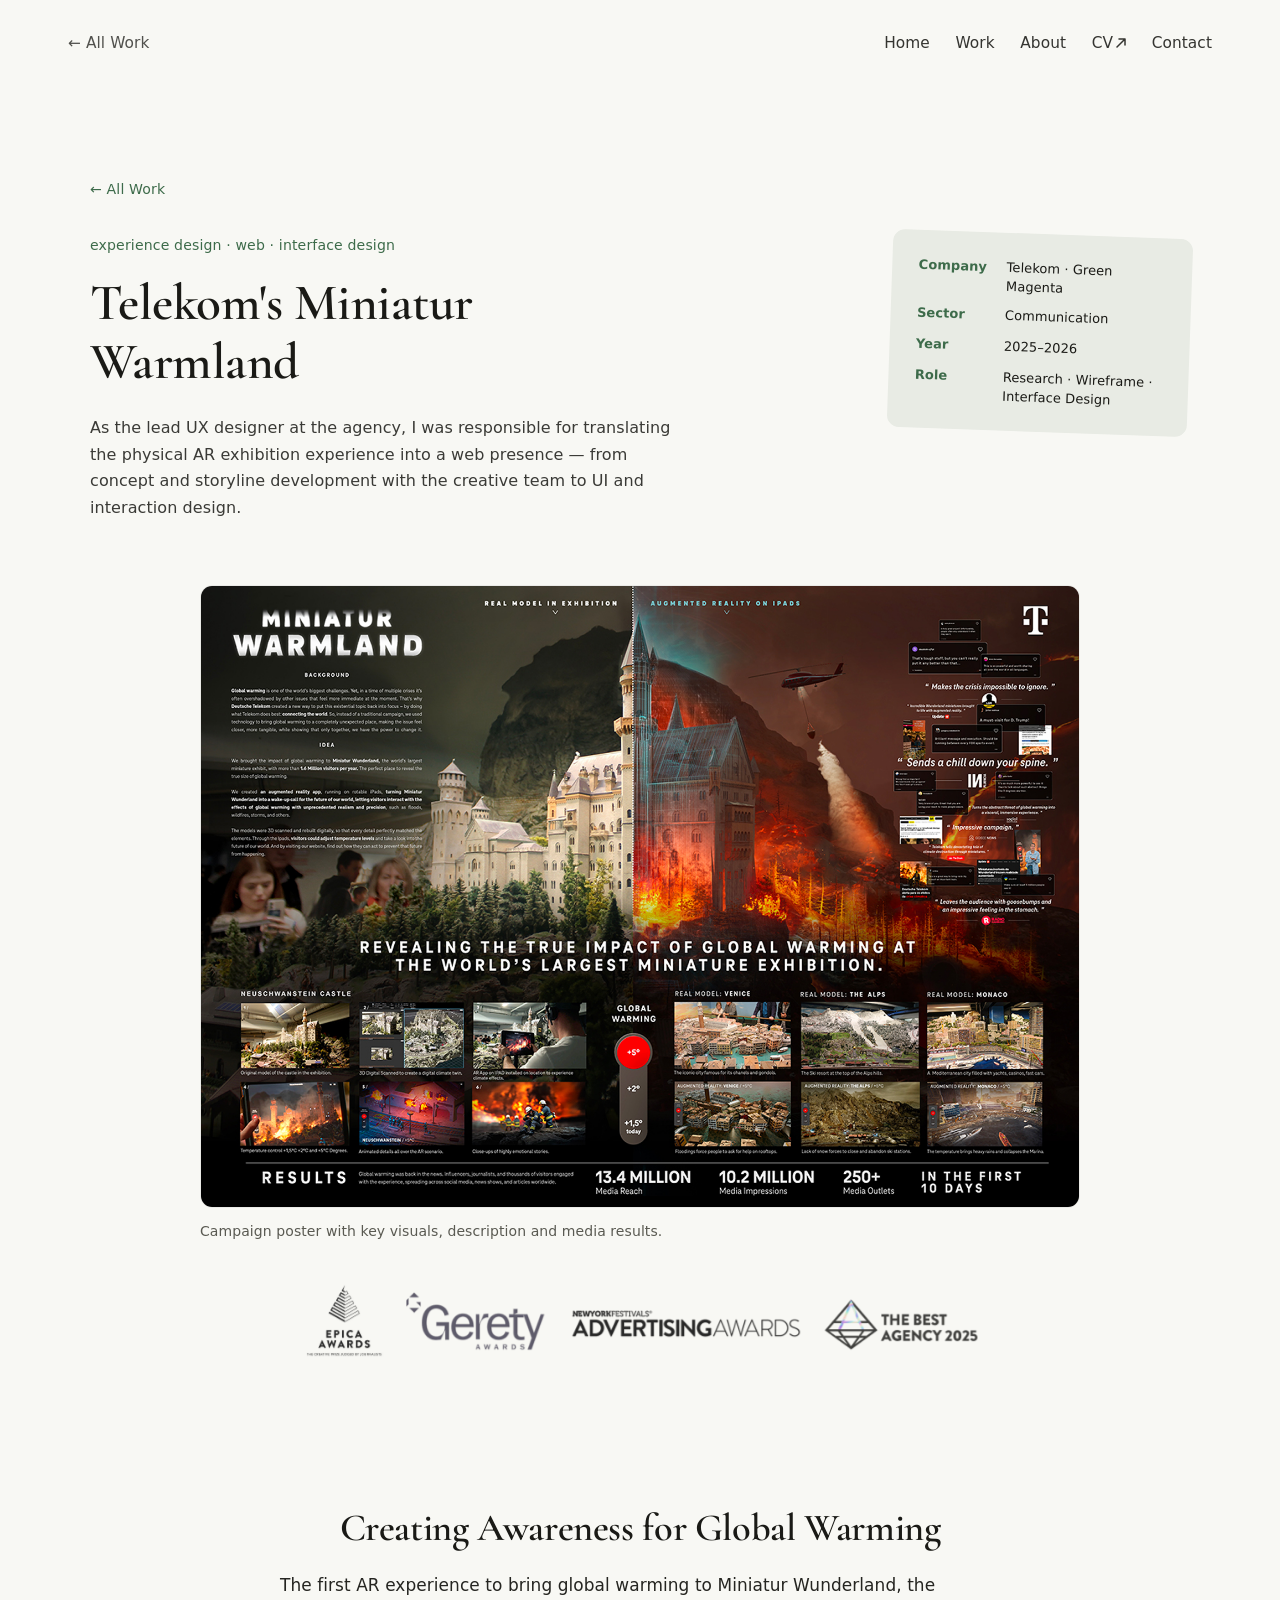
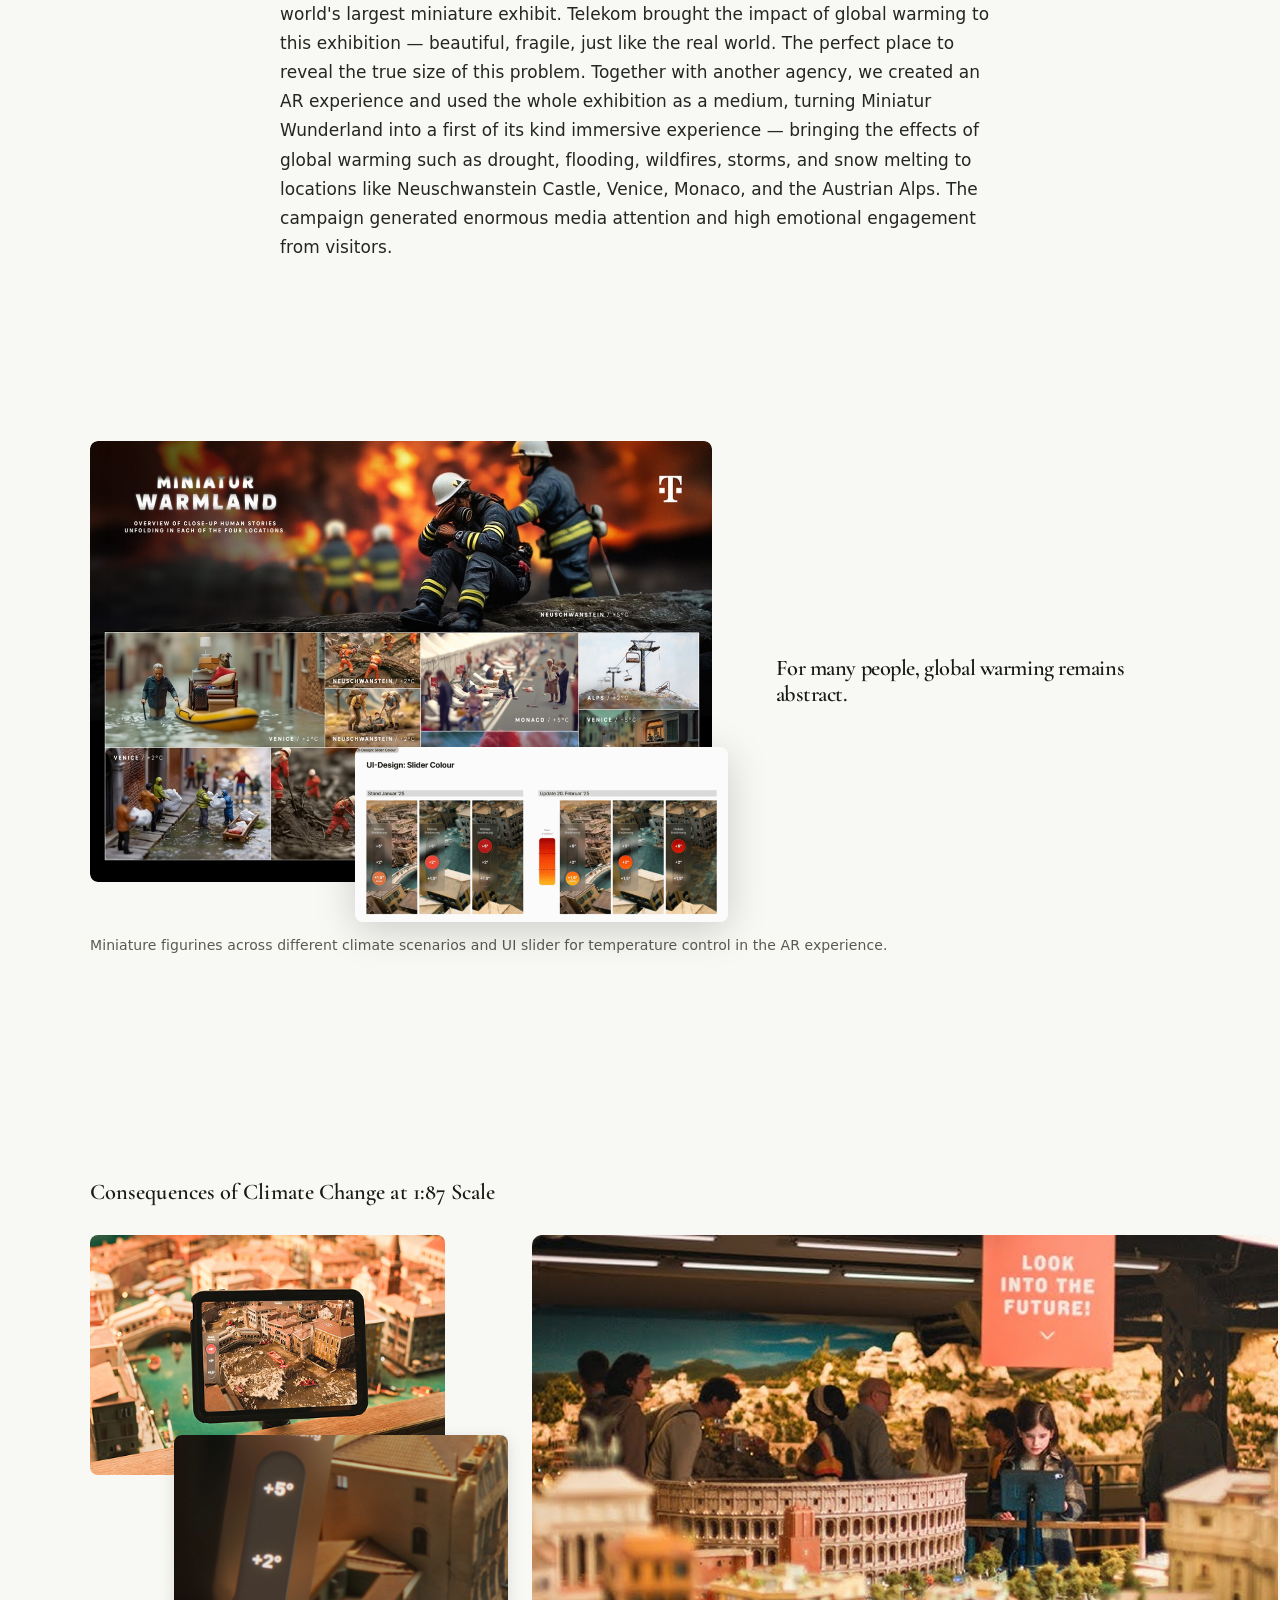
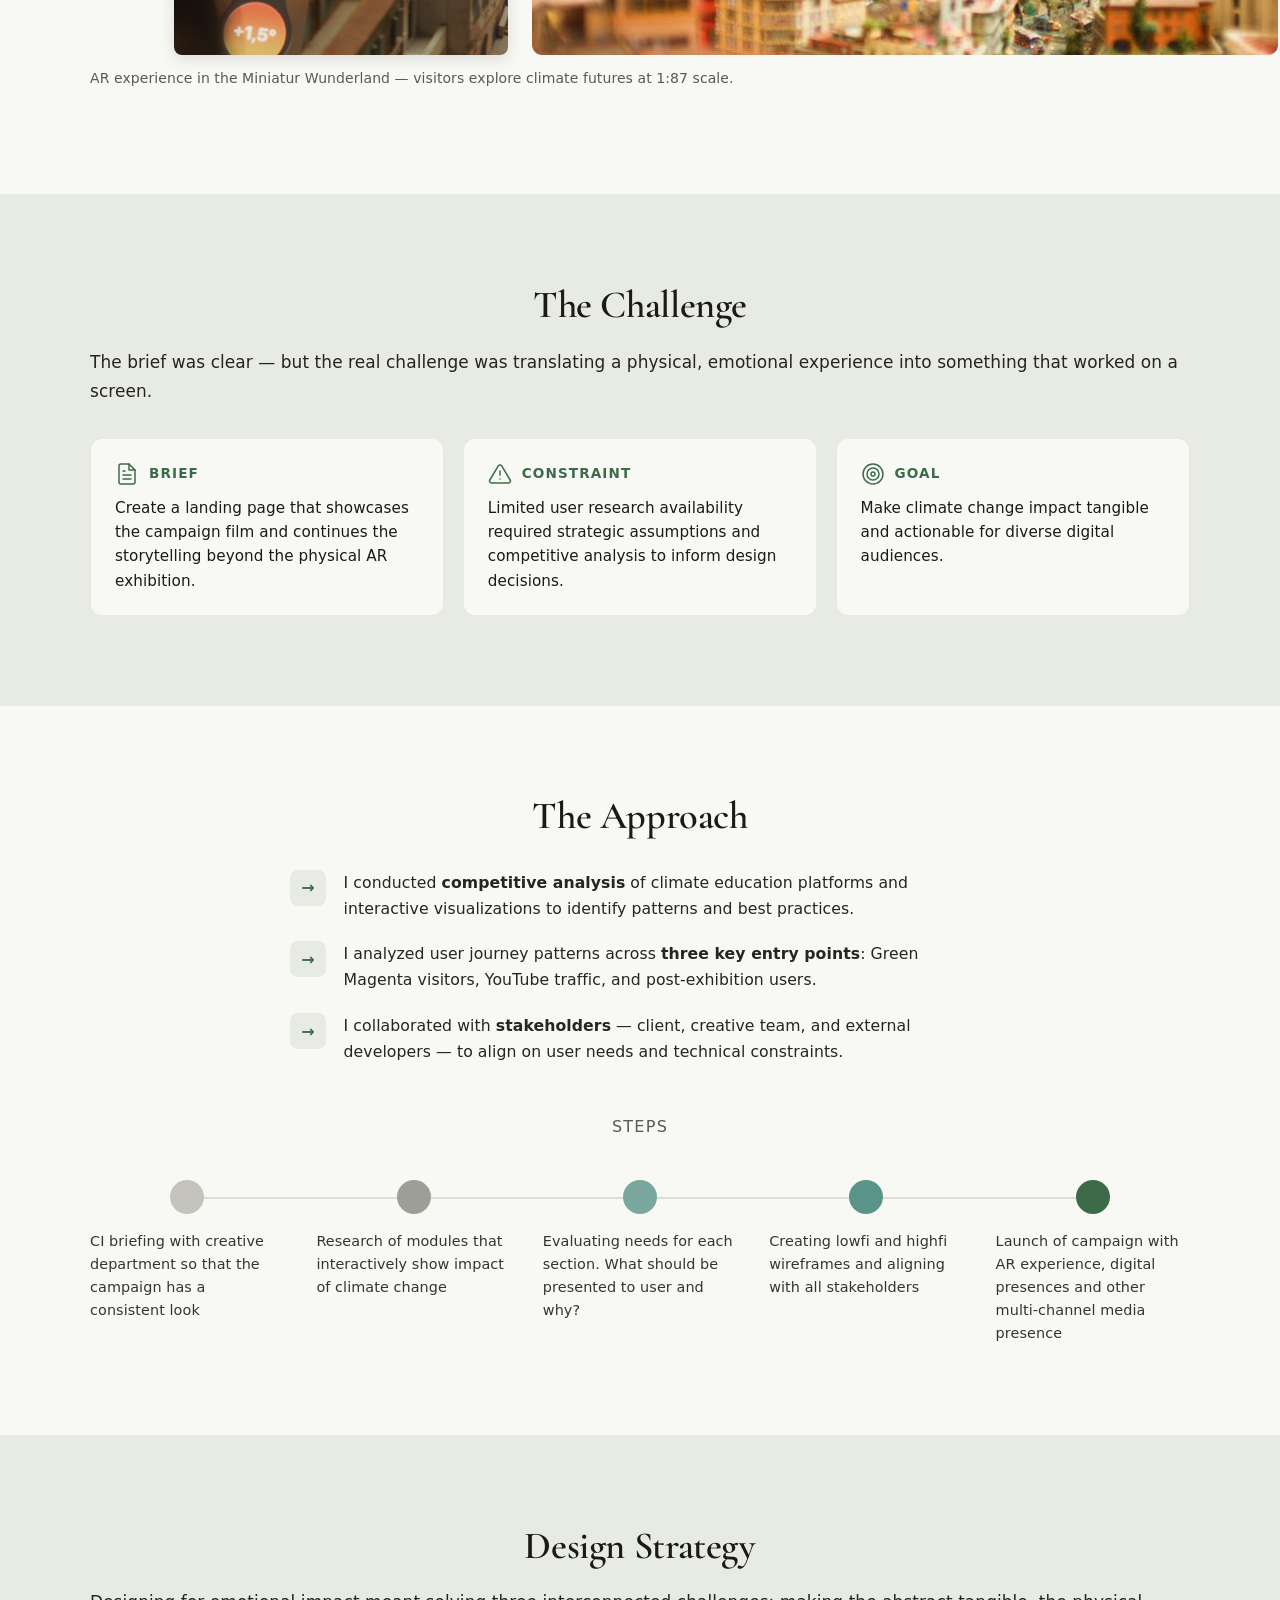
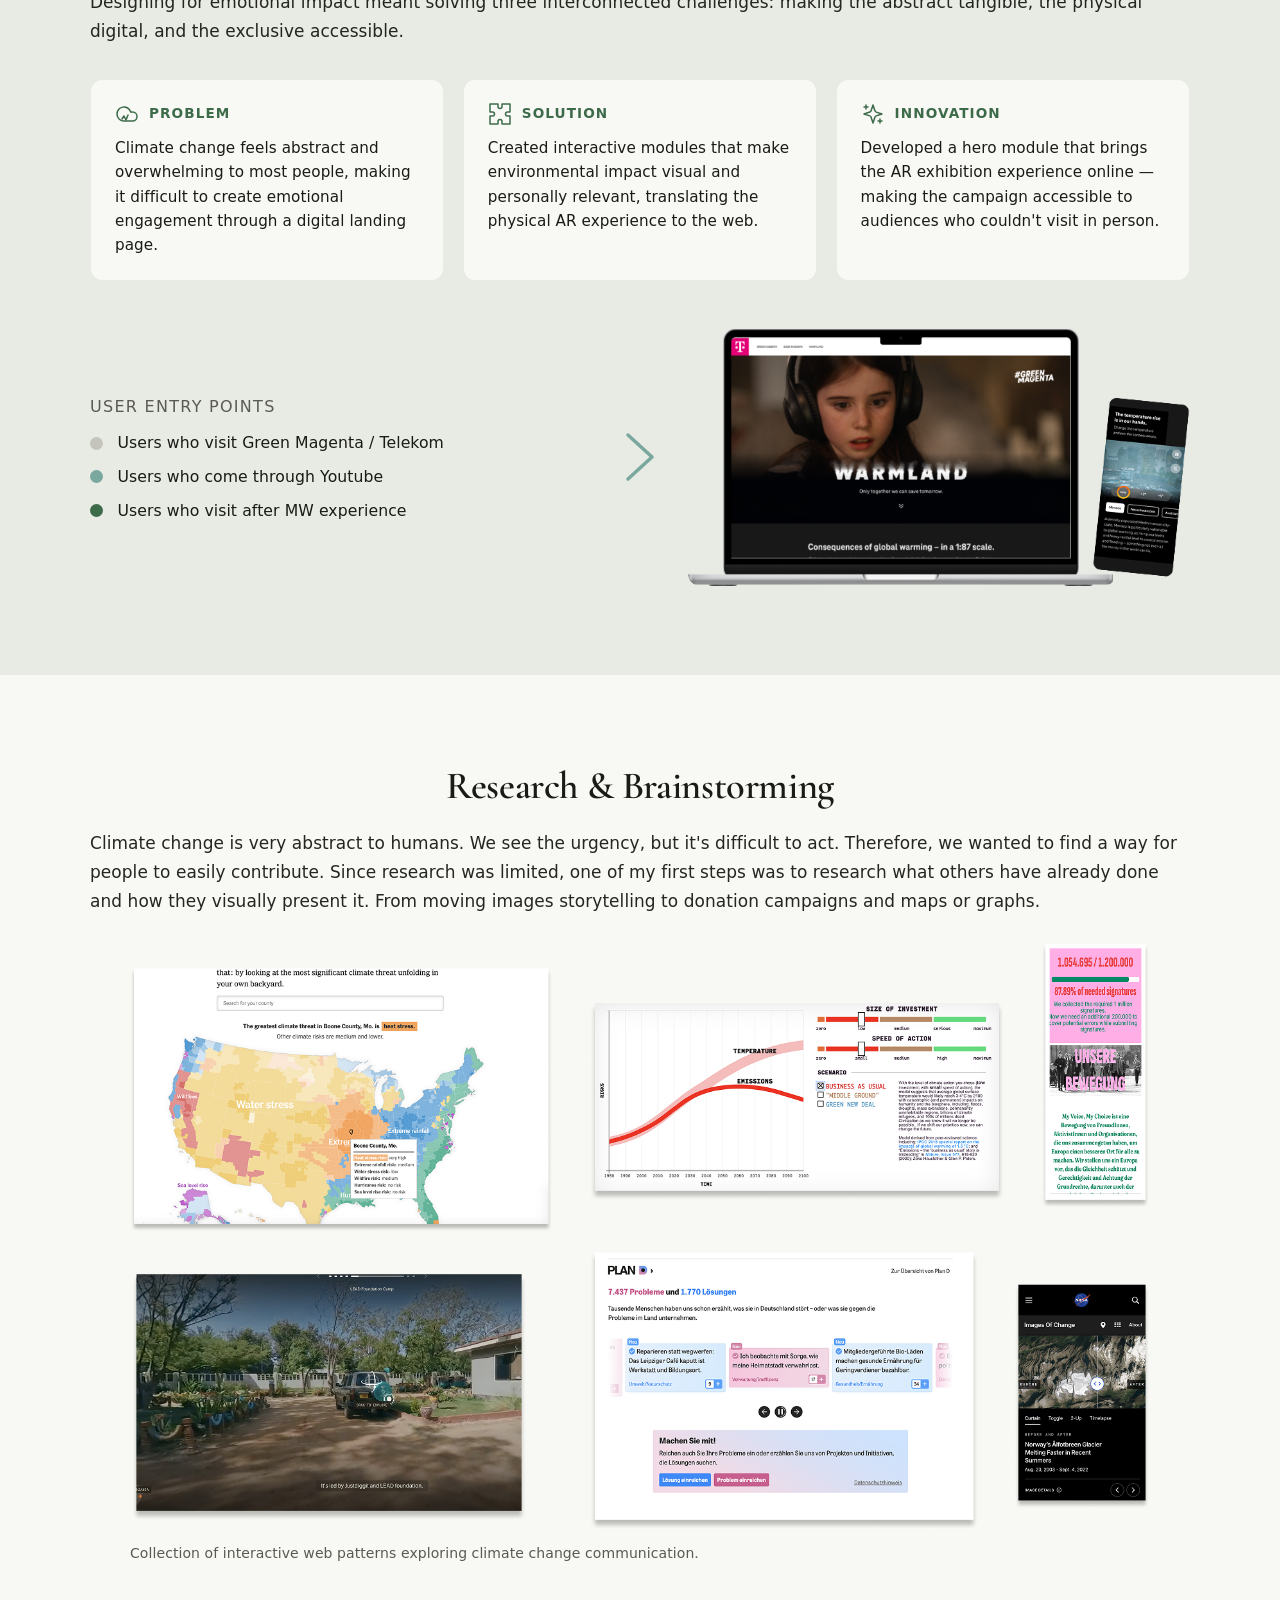
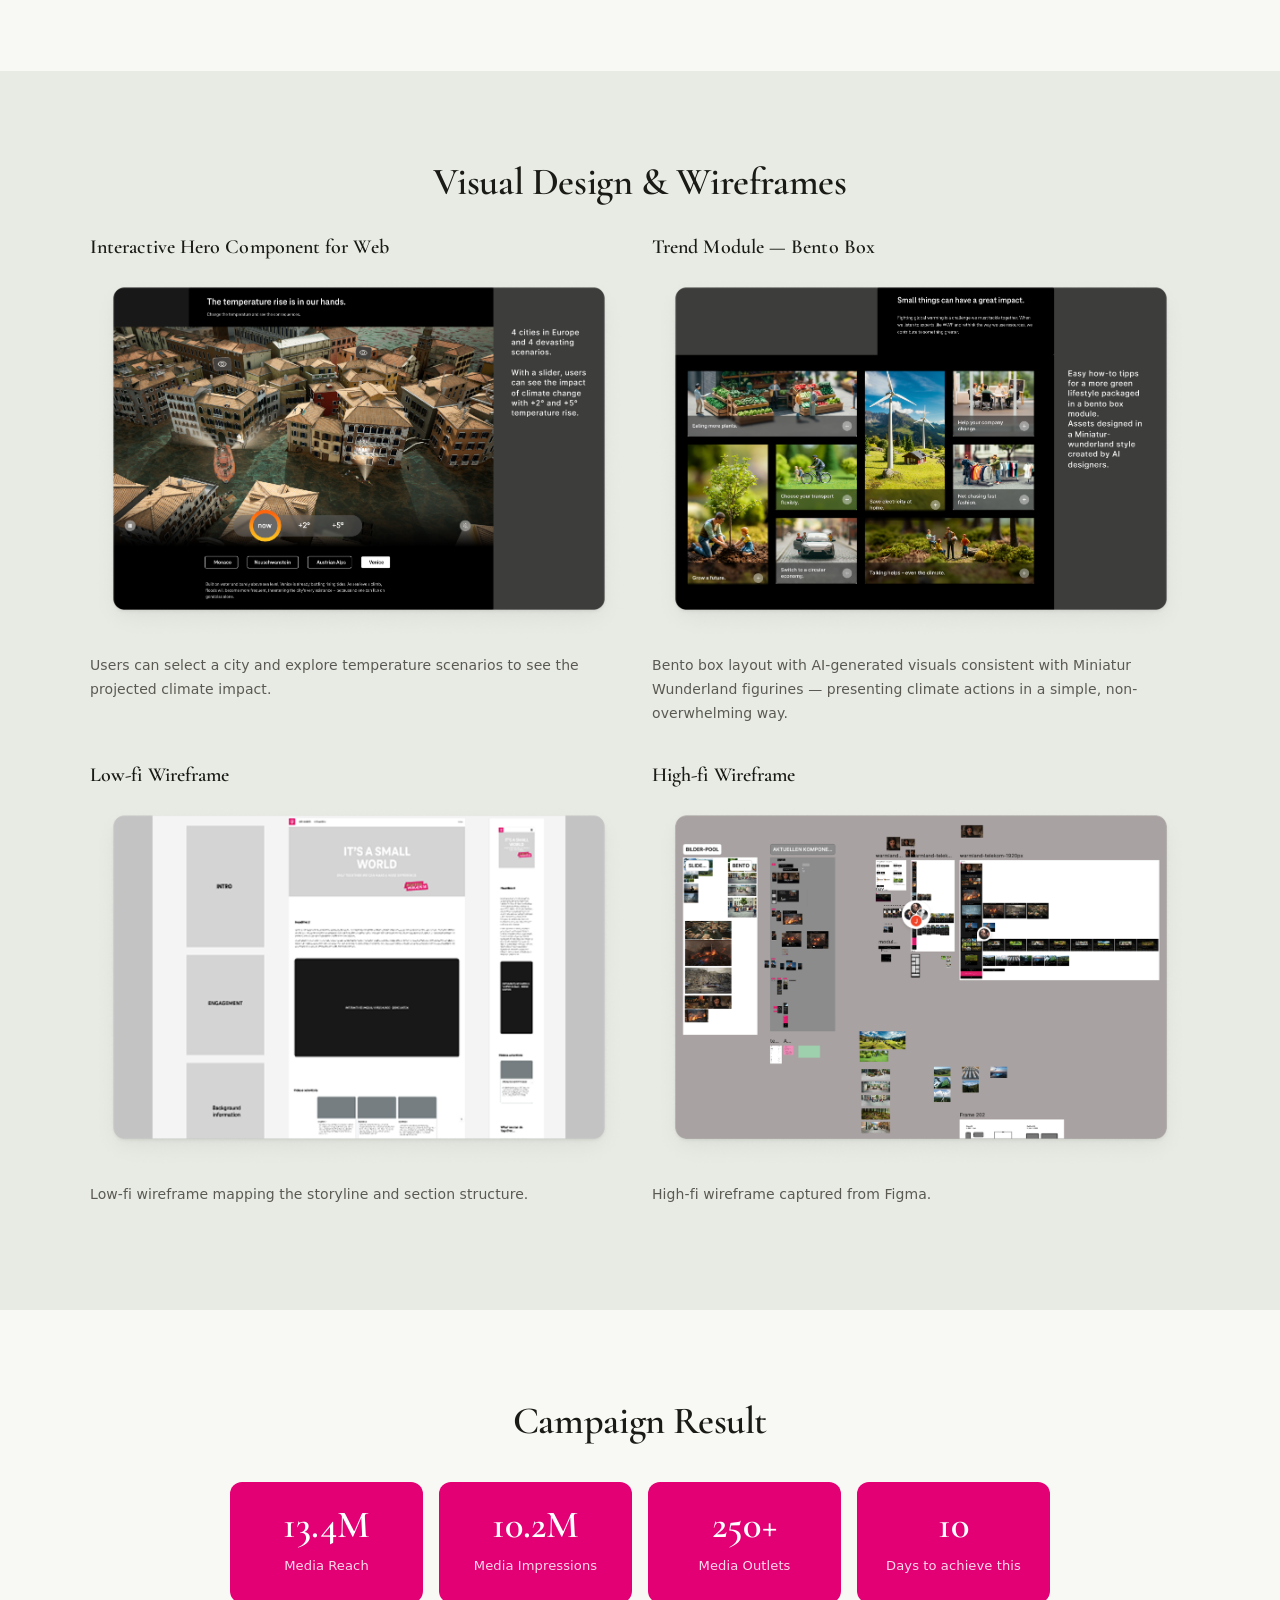
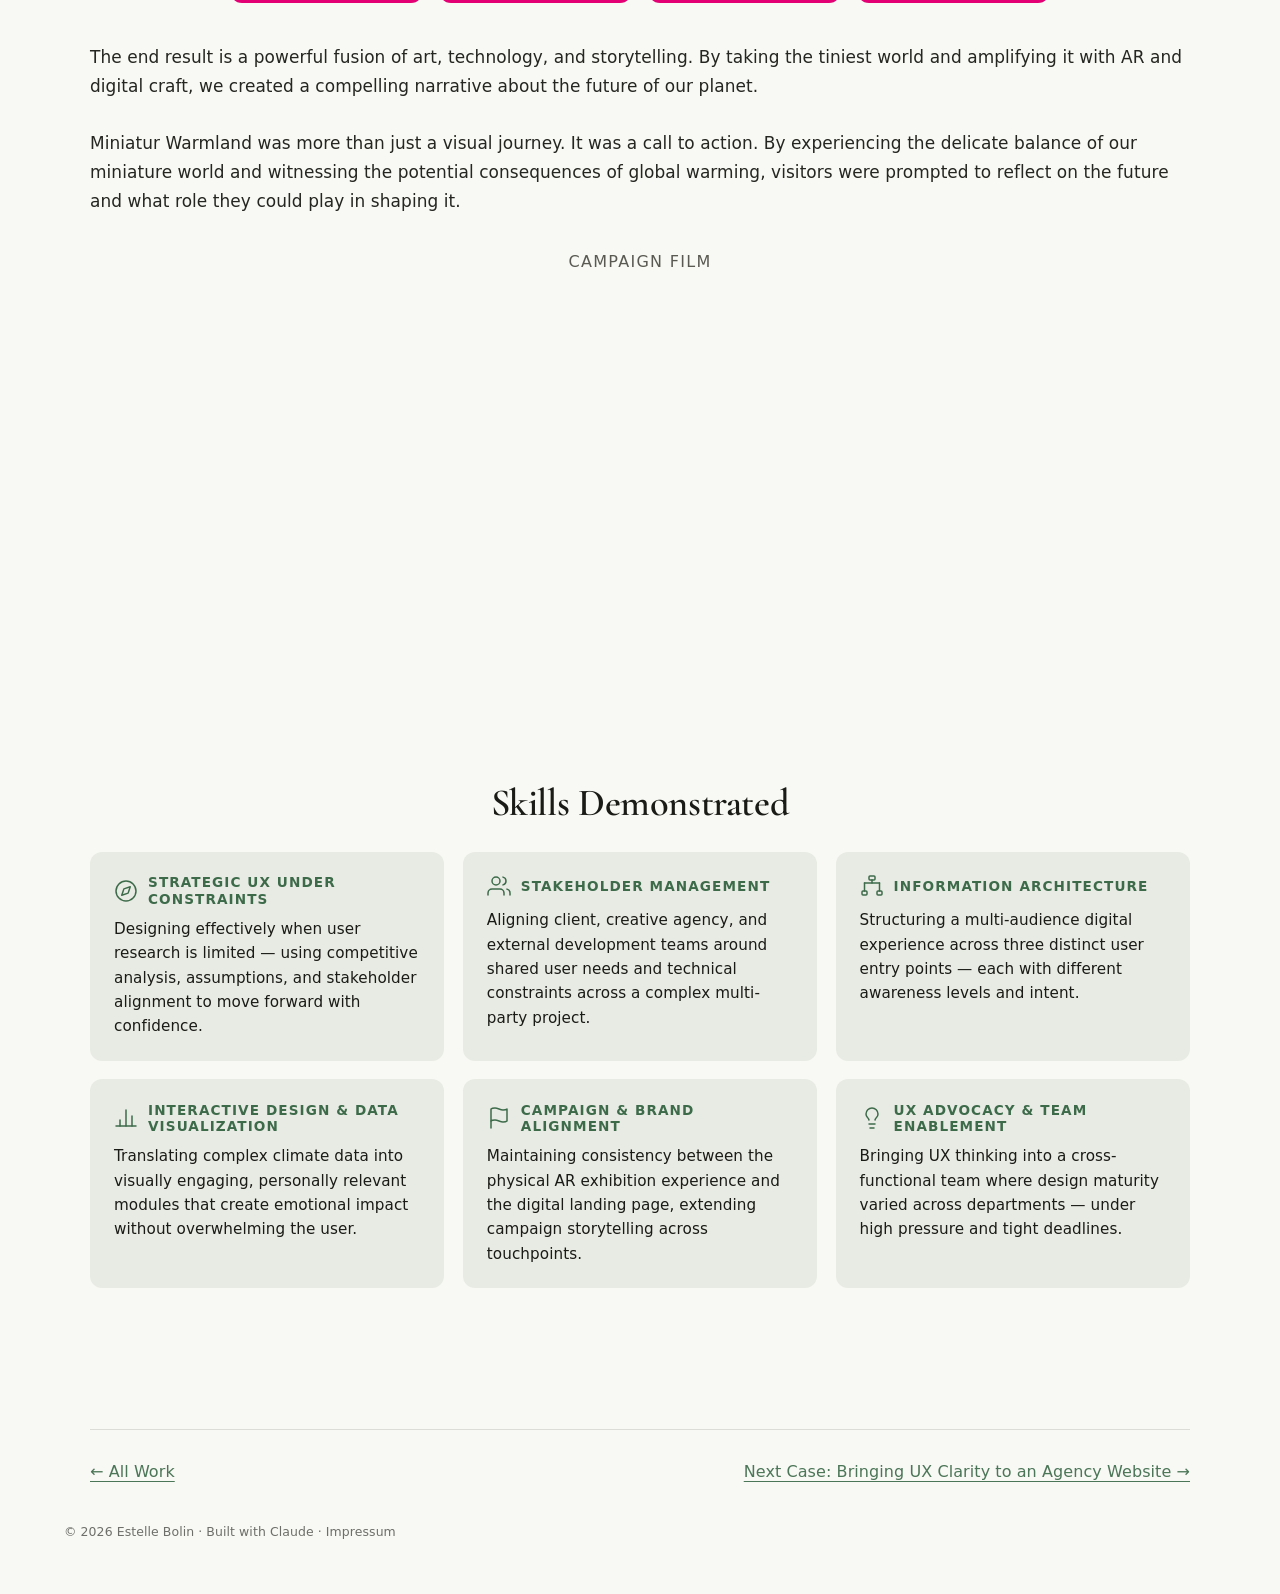
<file: cases/case-telekom.html>
<!DOCTYPE html>
<html lang="en">
  <head>
    <meta charset="UTF-8" />
    <meta name="viewport" content="width=device-width, initial-scale=1.0" />
    <link rel="preconnect" href="https://fonts.googleapis.com" />
    <link rel="preconnect" href="https://fonts.gstatic.com" crossorigin />
    <link
      href="https://fonts.googleapis.com/css2?family=Cormorant+Garamond:wght@400;500;600&display=swap"
      rel="stylesheet"
    />
    <meta
      name="description"
      content="Case study: Telekom's Miniatur Warmland — building an interactive AR experience module to bring global warming to the world's largest miniature exhibition."
    />
    <title>Telekom's Miniatur Warmland · Case Study | Estelle</title>
    <link rel="icon" type="image/png" href="../assets/Favicon/namast-hey_kreis_weiss_RGB.png">
    <link rel="stylesheet" href="../styles.css" />
    <style>
      /* ─── Layout token ──────────────────────────────────────── */
      .cs-inner {
        max-width: 1100px;
        margin: 0 auto;
      }

      /* ─── Back link ─────────────────────────────────────────── */
      .case-back-link {
        display: inline-block;
        margin-bottom: 2rem;
        font-size: 0.88rem;
        color: var(--accent);
        font-weight: 500;
        letter-spacing: 0.01em;
        text-decoration: none;
      }
      .case-back-link:hover { opacity: 0.75; }

      /* ─── Case hero ─────────────────────────────────────────── */
      .case-hero {
        padding: clamp(3rem, 7vw, 6.5rem) clamp(1.25rem, 5vw, 4rem)
          clamp(2rem, 4vw, 3.5rem);
      }
      .case-hero-grid {
        display: grid;
        grid-template-columns: 1.35fr 1fr;
        gap: clamp(2rem, 4vw, 3.5rem);
        align-items: start;
        margin-bottom: clamp(2.5rem, 5vw, 4rem);
      }
      .case-eyebrow {
        margin: 0 0 1rem;
        font-size: 0.88rem;
        color: var(--accent);
        text-transform: lowercase;
        letter-spacing: 0.01em;
      }
      .case-hero h1 {
        margin: 0 0 1.5rem;
        font-family: var(--headline);
        font-size: clamp(2.4rem, 4vw, 3.2rem);
        font-weight: 600;
        line-height: 1.15;
        letter-spacing: -0.01em;
        max-width: 28ch;
      }

      /* 3-bullet subheadlines */
      .case-hero-bullets {
        list-style: none;
        padding: 0;
        margin: 0;
        display: flex;
        flex-direction: column;
        gap: 0.45rem;
      }
      .case-hero-bullets li {
        font-size: 1rem;
        line-height: 1.55;
        opacity: 0.85;
        padding-left: 1.1rem;
        position: relative;
      }
      .case-hero-bullets li::before {
        content: "–";
        position: absolute;
        left: 0;
        color: var(--accent);
      }

      /* ─── Meta card ─────────────────────────────────────────── */
      .case-meta-card {
        background: var(--surface);
        border-radius: 12px;
        padding: 1.5rem 1.65rem;
        transform: rotate(2deg);
        max-width: 300px;
        justify-self: end;
        align-self: start;
      }
      .case-meta-card dl {
        margin: 0;
        padding: 0;
        display: flex;
        flex-direction: column;
        gap: 0.55rem;
      }
      .meta-row {
        display: flex;
        flex-direction: row;
        align-items: baseline;
        gap: 1.25rem;
      }
      .case-meta-card dt {
        font-size: 13px;
        color: var(--accent);
        font-weight: 700;
        margin: 0;
        white-space: nowrap;
        width: 68px;
        flex-shrink: 0;
      }
      .case-meta-card dd {
        font-size: 13px;
        font-weight: 400;
        margin: 0;
        line-height: 1.45;
      }

      /* ─── Key visual ────────────────────────────────────────── */
      .case-key-visual {
        margin: 0 0 2rem;
      }
      .case-key-visual img {
        width: 80%;
        height: auto;
        display: block;
        margin: 0 auto;
        border-radius: 12px;
        border: 1px solid rgba(26, 26, 22, 0.06);
      }

      /* ─── Awards strip ──────────────────────────────────────── */
      .case-awards {
        display: flex;
        align-items: center;
        justify-content: center;
        margin-top: 2rem;
      }
      .case-awards img {
        max-width: 680px;
        width: 100%;
        height: auto;
        display: block;
        opacity: 0.85;
        mix-blend-mode: multiply;
      }

      /* ─── Content sections ──────────────────────────────────── */
      .cs-section {
        padding: clamp(3.5rem, 7vw, 7rem) clamp(1.25rem, 5vw, 4rem);
      }
      .cs-section--alt {
        background: var(--surface);
      }
      .cs-section--centered h2 {
        text-align: center;
      }
      .cs-section--centered .cs-lead {
        text-align: left;
        max-width: 100%;
      }
      .cs-section h2 {
        margin: 0 0 1.35rem;
        font-family: var(--headline);
        font-size: clamp(1.8rem, 3vw, 2.8rem);
        font-weight: 600;
        letter-spacing: -0.01em;
        line-height: 1.1;
        text-align: center;
      }
      .cs-lead {
        margin: 0 0 1.75rem;
        font-size: 1.06rem;
        line-height: 1.72;
        max-width: 720px;
        margin-left: auto;
        margin-right: auto;
        opacity: 0.95;
      }
      .cs-lead:last-child { margin-bottom: 0; }

      .cs-intro-quote {
        margin: 1.5rem auto 2rem;
        max-width: 56ch;
        font-family: var(--headline);
        font-size: clamp(1.3rem, 2vw, 1.65rem);
        font-weight: 600;
        line-height: 1.25;
        text-align: center;
        color: var(--accent);
        letter-spacing: -0.01em;
      }

      /* ─── Three-column info cards ───────────────────────────── */
      .cs-three-col {
        display: grid;
        grid-template-columns: repeat(3, 1fr);
        gap: 1.15rem;
        margin-top: 2rem;
      }
      .cs-info-card {
        background: var(--surface);
        border: 1px solid rgba(26, 26, 22, 0.07);
      }
      .cs-section--alt .cs-info-card {
        background: var(--bg);
      }
      .cs-info-card-label {
        display: block;
        margin: 0;
        padding: 0;
        font-size: 0.85rem;
        font-weight: 600;
        letter-spacing: 0.08em;
        text-transform: uppercase;
        color: var(--accent);
      }

      /* ─── Insight rows ──────────────────────────────────────── */
      .cs-insights {
        max-width: 700px;
        margin: 2rem auto 0;
        display: flex;
        flex-direction: column;
        gap: 1.25rem;
      }
      .cs-insight {
        display: flex;
        align-items: flex-start;
        gap: 1.1rem;
      }
      .cs-insight-icon {
        flex-shrink: 0;
        width: 36px;
        height: 36px;
        background: #E8EBE4;
        border-radius: 8px;
        display: grid;
        place-items: center;
        font-size: 1rem;
        color: var(--accent);
        font-weight: 600;
      }
      .cs-insight p {
        margin: 0;
        font-size: 0.98rem;
        line-height: 1.65;
        opacity: 0.95;
      }

      /* ─── Step subtitle ─────────────────────────────────────── */

      /* ─── Visual design placeholders ────────────────────────── */
      .cs-visual-grid {
        display: grid;
        grid-template-columns: 1fr 1fr;
        gap: 24px;
        margin-top: 2rem;
      }
      .cs-visual-item h3 {
        margin: 0 0 0.85rem;
        font-family: var(--headline);
        font-size: 1.25rem;
        font-weight: 600;
        line-height: 1.2;
      }
      .cs-visual-item {
        align-self: stretch;
        display: flex;
        flex-direction: column;
      }
      .cs-placeholder {
        width: 100%;
        aspect-ratio: 16 / 10;
        background: var(--bg);
        border-radius: 12px;
        display: flex;
        align-items: center;
        justify-content: center;
        font-size: 0.88rem;
        color: rgba(26, 26, 22, 0.45);
        border: 1px dashed rgba(26, 26, 22, 0.18);
      }

      /* ─── Stats row ─────────────────────────────────────────── */
      .cs-stats {
        display: grid;
        grid-template-columns: repeat(4, 1fr);
        gap: 1rem;
        max-width: 820px;
        margin: 2.5rem auto;
      }
      .cs-stat {
        text-align: center;
        padding: 1.5rem 1rem;
        background: #E20074;
        border-radius: 12px;
        color: #ffffff;
      }
      .cs-stat-value {
        display: block;
        font-family: var(--headline);
        font-size: clamp(1.8rem, 3vw, 2.4rem);
        font-weight: 600;
        color: #ffffff;
        line-height: 1;
        margin-bottom: 0.45rem;
      }
      .cs-stat-label {
        font-size: 0.82rem;
        color: #ffffff;
        opacity: 0.85;
        line-height: 1.35;
      }

      /* ─── Skills grid ───────────────────────────────────────── */
      .skills-grid {
        display: grid;
        grid-template-columns: repeat(3, 1fr);
        gap: 1.15rem;
        margin-top: 1.75rem;
      }
      .skill-card {
        background: var(--surface);
      }
      .skill-card h3 {
        margin: 0;
        padding: 0;
        font-family: var(--body);
        font-size: 0.85rem;
        font-weight: 600;
        letter-spacing: 0.08em;
        text-transform: uppercase;
        color: var(--accent);
        line-height: 1.2;
      }

      /* ─── Unified card layout ───────────────────────────────── */
      .skill-card,
      .cs-info-card {
        display: flex;
        flex-direction: column;
        gap: 10px;
        padding: 1.4rem 1.5rem;
        border-radius: 12px;
      }
      .skill-card .card-header,
      .cs-info-card .card-header {
        display: flex;
        flex-direction: row;
        align-items: center;
        gap: 10px;
      }
      .skill-card .card-header svg,
      .cs-info-card .card-header svg {
        flex-shrink: 0;
        display: block;
      }
      .skill-card p,
      .cs-info-card p {
        margin: 0;
        padding: 0;
        font-size: 0.95rem;
        line-height: 1.6;
        color: var(--text);
        text-align: left;
      }

      /* ─── Case nav ──────────────────────────────────────────── */
      .case-nav-section {
        padding: clamp(2rem, 4vw, 3.5rem) clamp(1.25rem, 5vw, 4rem);
      }
      .case-nav {
        max-width: 1100px;
        margin: 0 auto;
        display: flex;
        justify-content: space-between;
        align-items: center;
        padding-top: 1.75rem;
        border-top: 1px solid rgba(26, 26, 22, 0.12);
      }

      /* ─── Section 03: For many people … ───────────────────── */
      .s3-layout {
        display: grid;
        grid-template-columns: 3fr 2fr;
        gap: clamp(2.5rem, 5vw, 5rem);
        align-items: center;
      }
      .s3-collage-wrap {
        position: relative;
        order: -1;
        padding-bottom: 2.5rem;
      }
      .s3-collage {
        display: block;
        border: none;
        outline: none;
        box-shadow: none;
        border-radius: 8px;
        overflow: hidden;
        margin: 0;
        padding: 0;
        line-height: 0;
      }
      .s3-collage-main {
        width: 100%;
        height: auto;
        display: block;
        border: none;
        outline: none;
        box-shadow: none;
      }
      .s3-overlay {
        position: absolute;
        bottom: 0;
        right: -1rem;
        width: 60%;
        margin: 0;
        padding: 0;
      }
      .s3-overlay img {
        width: 100%;
        height: auto;
        display: block;
        border-radius: 8px;
        box-shadow: 0 8px 40px rgba(0, 0, 0, 0.18);
      }
      .s3-headline {
        margin: 0;
        font-family: var(--headline);
        font-size: 1.4rem;
        font-weight: 600;
        line-height: 1.2;
        letter-spacing: -0.02em;
        text-align: left;
      }

      /* ─── Scale frame (shared with XING pattern) ───────────── */
      .cs-scale-frame {
        width: 100%;
        overflow: hidden;
        border-radius: 8px;
        padding: 0;
        background: none;
      }
      .cs-img--tilted {
        width: 100%;
        height: 100%;
        object-fit: cover;
        object-position: center;
        display: block;
        transform: none;
      }

      /* ─── User Entry Points ────────────────────────────────── */
      .uep-layout {
        display: flex;
        align-items: center;
        gap: 2rem;
        margin-top: 2rem;
      }
      .uep-cards {
        flex: 1;
        display: flex;
        flex-direction: column;
        gap: 0.75rem;
      }
      .uep-card {
        display: flex;
        align-items: center;
        gap: 0.9rem;
        font-size: 0.98rem;
        line-height: 1.4;
        list-style: none;
        padding: 0;
      }
      .uep-dot {
        flex-shrink: 0;
        width: 13px;
        height: 13px;
        border-radius: 50%;
      }
      .uep-arrow {
        flex-shrink: 0;
        display: flex;
        align-items: center;
        justify-content: center;
      }
      .uep-mockup {
        flex: 1;
        border-radius: 12px;
        overflow: hidden;
        line-height: 0;
        border: none;
        outline: none;
        box-shadow: none;
      }
      .uep-mockup img {
        width: 100%;
        height: auto;
        display: block;
        border-radius: 12px;
        border: none;
        outline: none;
        box-shadow: none;
      }

      /* ─── Steps horizontal timeline ────────────────────────── */
      .steps-timeline {
        margin-top: 2.5rem;
        position: relative;
      }
      .steps-list {
        display: grid;
        grid-template-columns: repeat(5, 1fr);
        gap: 2rem;
        list-style: none;
        padding: 0;
        margin: 0;
        position: relative;
      }
      .steps-list::before {
        content: '';
        position: absolute;
        top: 17px;
        left: 10%;
        right: 10%;
        height: 2px;
        background: var(--text);
        opacity: 0.12;
        z-index: 0;
      }
      .step-item {
        display: flex;
        flex-direction: column;
        align-items: center;
        gap: 1rem;
        position: relative;
      }
      .step-node {
        width: 34px;
        height: 34px;
        border-radius: 50%;
        flex-shrink: 0;
        position: relative;
        z-index: 1;
      }
      .step-text {
        width: 100%;
        text-align: center;
        font-size: 0.9rem;
        line-height: 1.6;
        opacity: 0.88;
        margin: 0;
      }

      /* ─── Responsive ────────────────────────────────────────── */
      @media (max-width: 52rem) {
        .case-hero-grid { grid-template-columns: 1fr; }
        .s3-layout { grid-template-columns: 1fr; }
        .s3-collage-wrap { order: 0; }
        .case-meta-card {
          transform: none;
          max-width: 100%;
          justify-self: start;
          width: 100%;
        }
        .cs-three-col { grid-template-columns: 1fr; }
        .cs-visual-grid { grid-template-columns: 1fr; }
        .cs-stats { grid-template-columns: repeat(2, 1fr); }
        .skills-grid { grid-template-columns: 1fr; }
        .uep-layout { flex-direction: column; align-items: stretch; }
        .uep-arrow { transform: rotate(90deg); align-self: center; }
        .steps-list {
          grid-template-columns: 1fr;
          gap: 1.5rem;
        }
        .steps-list::before {
          top: 17px;
          bottom: 17px;
          left: 17px;
          right: auto;
          width: 2px;
          height: auto;
        }
        .step-item {
          flex-direction: row;
          align-items: flex-start;
          gap: 1.1rem;
        }
        .step-text { text-align: left; }
      }

      /* ─── Captions ─────────────────────────────────────────── */
      .cs-figcaption {
        font-size: 0.875rem;
        color: #5a5a52;
        margin-top: 12px;
        text-align: left;
      }

      /* ─── Climate image layout ──────────────────────────────── */
      .climate-layout {
        display: flex;
        gap: 24px;
        align-items: flex-start;
        margin-top: 1.5rem;
      }
      .climate-stack {
        position: relative;
        flex: 0 0 38%;
        height: 420px;
      }
      .climate-img-top {
        position: absolute;
        top: 0;
        left: 0;
        width: 85%;
        height: 240px;
        object-fit: cover;
        border-radius: 8px;
        z-index: 1;
        border: none;
        outline: none;
        box-shadow: none;
      }
      .climate-img-bottom {
        position: absolute;
        bottom: 0;
        right: 0;
        width: 80%;
        height: 220px;
        object-fit: cover;
        border-radius: 8px;
        z-index: 2;
        border: none;
        outline: none;
        box-shadow: 0 4px 16px rgba(0,0,0,0.12);
      }
      .climate-img-main {
        flex: 1;
        height: 420px;
        object-fit: cover;
        border-radius: 8px;
        display: block;
        border: none;
        outline: none;
        box-shadow: none;
      }
      #consequences-heading {
        font-size: 1.4rem;
        text-align: left;
      }

      /* ─── Video embed ───────────────────────────────────────── */
      .video-subtle {
        max-width: 560px;
        margin: 2rem auto 0;
      }
      .video-label {
        font-size: 1rem;
        color: #5a5a52;
        font-family: system-ui, sans-serif;
        font-weight: 500;
        text-transform: uppercase;
        letter-spacing: 0.08em;
        margin-bottom: 0.75rem;
        text-align: center;
      }
      .video-subtle iframe {
        width: 100%;
        height: 315px;
        border-radius: 8px;
        display: block;
      }
    </style>
    <script src="https://t.contentsquare.net/uxa/1c3e93462110b.js"></script>
  </head>
  <body>
    <a class="skip-link" href="#main-content">Skip to main content</a>

    <header class="site-header" aria-label="Primary">
      <nav class="site-nav" aria-label="Main navigation">
        <a href="../index.html#work" class="site-nav__back" style="margin-right: auto; opacity: 0.75;">← All Work</a>
        <a href="../index.html#home">Home</a>
        <a href="../index.html#work">Work</a>
        <a href="../index.html#about">About</a>
        <a href="../assets/cv/2026-03-24-Lebenslauf-Estelle-Bolin-UX-UI.pdf" target="_blank" rel="noopener noreferrer" aria-label="CV, opens in new tab">CV<svg width="10" height="10" viewBox="0 0 10 10" aria-hidden="true" focusable="false" style="margin-left: 3px; vertical-align: middle;"><path d="M1 9L9 1M9 1H3M9 1V7" stroke="currentColor" stroke-width="1.5" stroke-linecap="round"/></svg></a>
        <a href="../index.html#contact">Contact</a>
      </nav>
    </header>

    <main id="main-content">

      <!-- ── 1. HERO ──────────────────────────────────────────── -->
      <section class="case-hero" aria-labelledby="case-title">
        <div class="cs-inner">

          <a class="case-back-link" href="../index.html#work">← All Work</a>

          <div class="case-hero-grid">
            <div class="case-hero-copy">
              <p class="case-eyebrow">experience design · web · interface design</p>
              <h1 id="case-title">Telekom's Miniatur Warmland</h1>
              <p style="font-size: 1rem; line-height: 1.65; opacity: 0.85; margin: 0; max-width: 72ch;">As the lead UX designer at the agency, I was responsible for translating the physical AR exhibition experience into a web presence — from concept and storyline development with the creative team to UI and interaction design.</p>
            </div>

            <aside class="case-meta-card" aria-label="Case details">
              <dl>
                <div class="meta-row">
                  <dt>Company</dt>
                  <dd>Telekom · Green Magenta</dd>
                </div>
                <div class="meta-row">
                  <dt>Sector</dt>
                  <dd>Communication</dd>
                </div>
                <div class="meta-row">
                  <dt>Year</dt>
                  <dd>2025–2026</dd>
                </div>
                <div class="meta-row">
                  <dt>Role</dt>
                  <dd>Research · Wireframe · Interface Design</dd>
                </div>
              </dl>
            </aside>
          </div>

          <!-- Key Visual -->
          <figure class="case-key-visual">
            <img
              src="../assets/telekom/key visual.png"
              alt="Miniatur Warmland campaign board showing AR-enhanced before and after comparisons of global warming effects at Neuschwanstein Castle, Venice, the Alps and Monaco. Results: 13.4 million media reach, 10.2 million media impressions, 250+ media outlets in the first 10 days."
            />
            <p class="cs-figcaption" style="width: 80%; margin-left: auto; margin-right: auto;">Campaign poster with key visuals, description and media results.</p>
          </figure>

          <!-- Awards -->
          <div class="case-awards" aria-label="Awards received for this project">
            <img
              src="../assets/telekom/awards.png"
              alt="Awards: Epica Awards, Gerety Awards, New York Festivals Advertising Awards, The Best Agency 2025"
            />
          </div>

        </div>
      </section>

      <!-- ── 2. CREATING AWARENESS ─────────────────────────────── -->
      <section class="cs-section cs-section--centered" aria-labelledby="awareness-heading">
        <div class="cs-inner">
          <h2 id="awareness-heading">Creating Awareness for Global Warming</h2>

          <p class="cs-lead" style="max-width: 720px; margin-left: auto; margin-right: auto;">The first AR experience to bring global warming to Miniatur Wunderland, the world's largest miniature exhibit. Telekom brought the impact of global warming to this exhibition — beautiful, fragile, just like the real world. The perfect place to reveal the true size of this problem. Together with another agency, we created an AR experience and used the whole exhibition as a medium, turning Miniatur Wunderland into a first of its kind immersive experience — bringing the effects of global warming such as drought, flooding, wildfires, storms, and snow melting to locations like Neuschwanstein Castle, Venice, Monaco, and the Austrian Alps. The campaign generated enormous media attention and high emotional engagement from visitors.</p>
        </div>
      </section>

      <!-- ── 3. FOR MANY PEOPLE ──────────────────────────────── -->
      <section class="cs-section" aria-labelledby="abstract-heading">
        <div class="cs-inner">
          <div class="s3-layout">

            <div class="s3-copy">
              <p class="s3-headline" id="abstract-heading">
                For many people, global warming remains abstract.
              </p>
            </div>

            <div class="s3-collage-wrap">
              <figure class="s3-collage">
                <img
                  class="s3-collage-main"
                  src="../assets/telekom/visual section 3.png"
                  alt="Miniatur Warmland campaign visual: montage of climate crisis scenes — firefighters, flooding, drought — across Neuschwanstein, Venice, the Alps and Monaco"
                  loading="lazy"
                />
              </figure>
              <figure class="s3-overlay">
                <img
                  src="../assets/telekom/visual ui slider.png"
                  alt="UI Design: interactive temperature slider showing colour-coded warming states"
                  loading="lazy"
                />
              </figure>
            </div>

          </div>
          <p class="cs-figcaption">Miniature figurines across different climate scenarios and UI slider for temperature control in the AR experience.</p>
        </div>
      </section>

      <!-- ── CONSEQUENCES IMAGE SECTION ──────────────────────── -->
      <section class="cs-section" aria-labelledby="consequences-heading">
        <div class="cs-inner">
          <h3 id="consequences-heading">Consequences of Climate Change at 1:87 Scale</h3>

          <div class="climate-layout">
            <div class="climate-stack">
              <img src="../assets/telekom/ipad.png" class="climate-img-top" alt="iPad showing Miniatur Warmland AR experience" loading="lazy">
              <img src="../assets/telekom/slider.png" class="climate-img-bottom" alt="Temperature slider interface" loading="lazy">
            </div>
            <img src="../assets/telekom/girl-keyvisual.png" class="climate-img-main" alt="Visitor experiencing Miniatur Warmland exhibition" loading="lazy">
          </div>
          <p class="cs-figcaption">AR experience in the Miniatur Wunderland — visitors explore climate futures at 1:87 scale.</p>
        </div>
      </section>

      <!-- ── 3. THE CHALLENGE ──────────────────────────────────── -->
      <section class="cs-section cs-section--alt" aria-labelledby="challenge-heading">
        <div class="cs-inner">
          <h2 id="challenge-heading">The Challenge</h2>

          <p class="cs-lead" style="max-width:100%;">The brief was clear — but the real challenge was translating a physical, emotional experience into something that worked on a screen.</p>

          <div class="cs-three-col" aria-label="Challenge breakdown">
            <article class="cs-info-card">
              <div class="card-header">
                <svg width="24" height="24" viewBox="0 0 24 24" fill="none" stroke="#3D6B4A" stroke-width="1.5" stroke-linecap="round" stroke-linejoin="round" aria-hidden="true">
                  <path d="M14 2H6a2 2 0 0 0-2 2v16a2 2 0 0 0 2 2h12a2 2 0 0 0 2-2V8z"/>
                  <polyline points="14 2 14 8 20 8"/>
                  <line x1="16" y1="13" x2="8" y2="13"/>
                  <line x1="16" y1="17" x2="8" y2="17"/>
                  <line x1="10" y1="9" x2="8" y2="9"/>
                </svg>
                <span class="cs-info-card-label">Brief</span>
              </div>
              <p>Create a landing page that showcases the campaign film and continues the storytelling beyond the physical AR exhibition.</p>
            </article>
            <article class="cs-info-card">
              <div class="card-header">
                <svg width="24" height="24" viewBox="0 0 24 24" fill="none" stroke="#3D6B4A" stroke-width="1.5" stroke-linecap="round" stroke-linejoin="round" aria-hidden="true">
                  <path d="M10.29 3.86L1.82 18a2 2 0 0 0 1.71 3h16.94a2 2 0 0 0 1.71-3L13.71 3.86a2 2 0 0 0-3.42 0z"/>
                  <line x1="12" y1="9" x2="12" y2="13"/>
                  <line x1="12" y1="17" x2="12.01" y2="17"/>
                </svg>
                <span class="cs-info-card-label">Constraint</span>
              </div>
              <p>Limited user research availability required strategic assumptions and competitive analysis to inform design decisions.</p>
            </article>
            <article class="cs-info-card">
              <div class="card-header">
                <svg width="24" height="24" viewBox="0 0 24 24" fill="none" stroke="#3D6B4A" stroke-width="1.5" stroke-linecap="round" stroke-linejoin="round" aria-hidden="true">
                  <circle cx="12" cy="12" r="10"/>
                  <circle cx="12" cy="12" r="6"/>
                  <circle cx="12" cy="12" r="2"/>
                </svg>
                <span class="cs-info-card-label">Goal</span>
              </div>
              <p>Make climate change impact tangible and actionable for diverse digital audiences.</p>
            </article>
          </div>
        </div>
      </section>

      <!-- ── 4. THE APPROACH ───────────────────────────────────── -->
      <section class="cs-section cs-section--centered" aria-labelledby="approach-heading">
        <div class="cs-inner">
          <h2 id="approach-heading">The Approach</h2>

          <div class="cs-insights" aria-label="Research and discovery steps">
            <div class="cs-insight">
              <span class="cs-insight-icon" aria-hidden="true">→</span>
              <p>I conducted <strong>competitive analysis</strong> of climate education platforms and interactive visualizations to identify patterns and best practices.</p>
            </div>
            <div class="cs-insight">
              <span class="cs-insight-icon" aria-hidden="true">→</span>
              <p>I analyzed user journey patterns across <strong>three key entry points</strong>: Green Magenta visitors, YouTube traffic, and post-exhibition users.</p>
            </div>
            <div class="cs-insight">
              <span class="cs-insight-icon" aria-hidden="true">→</span>
              <p>I collaborated with <strong>stakeholders</strong> — client, creative team, and external developers — to align on user needs and technical constraints.</p>
            </div>
          </div>

          <p class="cs-step-subtitle" id="steps-heading" style="margin-top: 3rem;">Steps</p>

          <div class="steps-timeline">
            <ol class="steps-list" aria-labelledby="steps-heading">
              <li class="step-item">
                <div class="step-node" style="background: #C4C4BC;" aria-hidden="true"></div>
                <p class="step-text">CI briefing with creative department so that the campaign has a consistent look</p>
              </li>
              <li class="step-item">
                <div class="step-node" style="background: #9E9E98;" aria-hidden="true"></div>
                <p class="step-text">Research of modules that interactively show impact of climate change</p>
              </li>
              <li class="step-item">
                <div class="step-node" style="background: #7AA89E;" aria-hidden="true"></div>
                <p class="step-text">Evaluating needs for each section. What should be presented to user and why?</p>
              </li>
              <li class="step-item">
                <div class="step-node" style="background: #5A9488;" aria-hidden="true"></div>
                <p class="step-text">Creating lowfi and highfi wireframes and aligning with all stakeholders</p>
              </li>
              <li class="step-item">
                <div class="step-node" style="background: #3D6B4A;" aria-hidden="true"></div>
                <p class="step-text">Launch of campaign with AR experience, digital presences and other multi-channel media presence</p>
              </li>
            </ol>
          </div>
        </div>
      </section>

      <!-- ── 6. DESIGN STRATEGY ────────────────────────────────── -->
      <section class="cs-section cs-section--alt" aria-labelledby="strategy-heading">
        <div class="cs-inner">
          <h2 id="strategy-heading">Design Strategy</h2>

          <p class="cs-lead" style="max-width:100%;">Designing for emotional impact meant solving three interconnected challenges: making the abstract tangible, the physical digital, and the exclusive accessible.</p>

          <div class="cs-three-col" aria-label="Design strategy breakdown">
            <article class="cs-info-card">
              <div class="card-header">
                <svg width="24" height="24" viewBox="0 0 24 24" fill="none" stroke="#3D6B4A" stroke-width="1.5" stroke-linecap="round" stroke-linejoin="round" aria-hidden="true">
                  <path d="M17.5 19H9a7 7 0 1 1 6.71-9h1.79a4.5 4.5 0 1 1 0 9z"/>
                  <path d="m13 13-2 5-2-4-2 3"/>
                </svg>
                <span class="cs-info-card-label">Problem</span>
              </div>
              <p>Climate change feels abstract and overwhelming to most people, making it difficult to create emotional engagement through a digital landing page.</p>
            </article>
            <article class="cs-info-card">
              <div class="card-header">
                <svg width="24" height="24" viewBox="0 0 24 24" fill="none" stroke="#3D6B4A" stroke-width="1.5" stroke-linecap="round" stroke-linejoin="round" aria-hidden="true">
                  <path d="M2 2h8v2.5a2 2 0 0 0 4 0V2h8v8h-2.5a2 2 0 0 0 0 4H22v8h-8v-2.5a2 2 0 0 0-4 0V22H2v-8h2.5a2 2 0 0 0 0-4H2V2z"/>
                </svg>
                <span class="cs-info-card-label">Solution</span>
              </div>
              <p>Created interactive modules that make environmental impact visual and personally relevant, translating the physical AR experience to the web.</p>
            </article>
            <article class="cs-info-card">
              <div class="card-header">
                <svg width="24" height="24" viewBox="0 0 24 24" fill="none" stroke="#3D6B4A" stroke-width="1.5" stroke-linecap="round" stroke-linejoin="round" aria-hidden="true">
                  <path d="m12 3-1.9 5.8a2 2 0 0 1-1.287 1.288L3 12l5.813 1.9a2 2 0 0 1 1.287 1.287L12 21l1.9-5.813a2 2 0 0 1 1.287-1.287L21 12l-5.8-1.9a2 2 0 0 1-1.288-1.287z"/>
                  <path d="M5 3v4M3 5h4M19 17v4M17 19h4"/>
                </svg>
                <span class="cs-info-card-label">Innovation</span>
              </div>
              <p>Developed a hero module that brings the AR exhibition experience online — making the campaign accessible to audiences who couldn't visit in person.</p>
            </article>
          </div>

          <div class="uep-layout" style="margin-top: 3rem;">
            <div style="flex: 1; display: flex; flex-direction: column; gap: 0.75rem;">
              <h3 class="cs-step-subtitle" style="text-align: left; margin: 0;">User Entry Points</h3>
              <ul class="uep-cards" style="padding: 0; margin: 0; flex: none;">
              <li class="uep-card">
                <span class="uep-dot" style="background: #C4C4BC;" aria-hidden="true"></span>
                Users who visit Green Magenta / Telekom
              </li>
              <li class="uep-card">
                <span class="uep-dot" style="background: #7AA89E;" aria-hidden="true"></span>
                Users who come through Youtube
              </li>
              <li class="uep-card">
                <span class="uep-dot" style="background: #3D6B4A;" aria-hidden="true"></span>
                Users who visit after MW experience
              </li>
            </ul>
            </div>

            <div class="uep-arrow" aria-hidden="true">
              <svg width="32" height="52" viewBox="0 0 32 52" fill="none" xmlns="http://www.w3.org/2000/svg">
                <path d="M4 4 L28 26 L4 48" stroke="#7AA89E" stroke-width="3.5" stroke-linecap="round" stroke-linejoin="round"/>
              </svg>
            </div>

            <div class="uep-mockup">
              <img
                src="../assets/telekom/mockup.png"
                alt="Landing page mockup showing the Miniatur Warmland campaign on desktop and mobile"
                loading="lazy"
              />
            </div>
          </div>
        </div>
      </section>

      <!-- ── 6. RESEARCH & BRAINSTORMING ───────────────────────── -->
      <section class="cs-section cs-section--centered" aria-labelledby="research-heading">
        <div class="cs-inner">
          <h2 id="research-heading">Research &amp; Brainstorming</h2>
          <p class="cs-lead">
            Climate change is very abstract to humans. We see the urgency, but
            it's difficult to act. Therefore, we wanted to find a way for people
            to easily contribute. Since research was limited, one of my first
            steps was to research what others have already done and how they
            visually present it. From moving images storytelling to donation
            campaigns and maps or graphs.
          </p>

          <figure>
            <div class="cs-scale-frame">
              <img
                class="cs-img--tilted"
                src="../assets/telekom/research.png"
                alt="Research overview: collection of climate communication examples including storytelling campaigns, donation flows, interactive maps and data visualisations"
                loading="lazy"
              />
            </div>
            <p class="cs-figcaption">Collection of interactive web patterns exploring climate change communication.</p>
          </figure>
        </div>
      </section>

      <!-- ── 7. VISUAL DESIGN ──────────────────────────────────── -->
      <section class="cs-section cs-section--alt" aria-labelledby="visual-heading">
        <div class="cs-inner">
          <h2 id="visual-heading">Visual Design &amp; Wireframes</h2>

          <div class="cs-visual-grid" aria-label="Visual design artefacts">
            <div class="cs-visual-item">
              <h3>Interactive Hero Component for Web</h3>
              <div class="cs-scale-frame">
                <img
                  class="cs-img--tilted"
                  src="../assets/telekom/interactive-module.png"
                  alt="Interactive hero component for the Miniatur Warmland web experience"
                  loading="lazy"
                />
              </div>
              <p class="cs-figcaption">Users can select a city and explore temperature scenarios to see the projected climate impact.</p>
            </div>
            <div class="cs-visual-item">
              <h3>Trend Module — Bento Box</h3>
              <div class="cs-scale-frame">
                <img
                  class="cs-img--tilted"
                  src="../assets/telekom/bentobox.png"
                  alt="Bento box trend module layout for the campaign landing page"
                  loading="lazy"
                />
              </div>
              <p class="cs-figcaption">Bento box layout with AI-generated visuals consistent with Miniatur Wunderland figurines — presenting climate actions in a simple, non-overwhelming way.</p>
            </div>
            <div class="cs-visual-item">
              <h3>Low-fi Wireframe</h3>
              <div class="cs-scale-frame">
                <img
                  class="cs-img--tilted"
                  src="../assets/telekom/lowfi.png"
                  alt="Low-fidelity wireframe showing the page structure and content hierarchy"
                  loading="lazy"
                />
              </div>
              <p class="cs-figcaption">Low-fi wireframe mapping the storyline and section structure.</p>
            </div>
            <div class="cs-visual-item">
              <h3>High-fi Wireframe</h3>
              <div class="cs-scale-frame">
                <img
                  class="cs-img--tilted"
                  src="../assets/telekom/highfi.png"
                  alt="High-fidelity wireframe with visual design applied"
                  loading="lazy"
                />
              </div>
              <p class="cs-figcaption">High-fi wireframe captured from Figma.</p>
            </div>
          </div>
        </div>
      </section>

      <!-- ── 8. CAMPAIGN RESULT ────────────────────────────────── -->
      <section class="cs-section cs-section--centered" aria-labelledby="result-heading">
        <div class="cs-inner">
          <h2 id="result-heading">Campaign Result</h2>

          <div class="cs-stats" aria-label="Campaign results">
            <div class="cs-stat">
              <span class="cs-stat-value">13.4M</span>
              <span class="cs-stat-label">Media Reach</span>
            </div>
            <div class="cs-stat">
              <span class="cs-stat-value">10.2M</span>
              <span class="cs-stat-label">Media Impressions</span>
            </div>
            <div class="cs-stat">
              <span class="cs-stat-value">250+</span>
              <span class="cs-stat-label">Media Outlets</span>
            </div>
            <div class="cs-stat">
              <span class="cs-stat-value">10</span>
              <span class="cs-stat-label">Days to achieve this</span>
            </div>
          </div>

          <p class="cs-lead">
            The end result is a powerful fusion of art, technology, and storytelling.
            By taking the tiniest world and amplifying it with AR and digital craft,
            we created a compelling narrative about the future of our planet.
          </p>
          <p class="cs-lead">
            Miniatur Warmland was more than just a visual journey. It was a call
            to action. By experiencing the delicate balance of our miniature world
            and witnessing the potential consequences of global warming, visitors
            were prompted to reflect on the future and what role they could play
            in shaping it.
          </p>

          <div class="video-subtle">
            <h3 class="video-label">Campaign Film</h3>
            <iframe
              src="https://www.youtube.com/embed/A02MlzisAQc"
              title="Miniatur Warmland Campaign Film"
              frameborder="0"
              allow="accelerometer; autoplay; clipboard-write; encrypted-media; gyroscope; picture-in-picture"
              allowfullscreen>
            </iframe>
          </div>
        </div>
      </section>

      <!-- ── 9. SKILLS DEMONSTRATED ────────────────────────────── -->
      <section class="cs-section" aria-labelledby="skills-heading">
        <div class="cs-inner">
          <h2 id="skills-heading">Skills Demonstrated</h2>

          <div class="skills-grid" aria-label="Skills demonstrated in this project">
            <article class="skill-card">
              <div class="card-header">
                <svg width="24" height="24" viewBox="0 0 24 24" fill="none" stroke="#3D6B4A" stroke-width="1.5" stroke-linecap="round" stroke-linejoin="round" aria-hidden="true">
                  <circle cx="12" cy="12" r="10"/>
                  <polygon points="16.24 7.76 14.12 14.12 7.76 16.24 9.88 9.88 16.24 7.76"/>
                </svg>
                <h3>Strategic UX under Constraints</h3>
              </div>
              <p>Designing effectively when user research is limited — using competitive analysis, assumptions, and stakeholder alignment to move forward with confidence.</p>
            </article>
            <article class="skill-card">
              <div class="card-header">
                <svg width="24" height="24" viewBox="0 0 24 24" fill="none" stroke="#3D6B4A" stroke-width="1.5" stroke-linecap="round" stroke-linejoin="round" aria-hidden="true">
                  <path d="M17 21v-2a4 4 0 0 0-4-4H5a4 4 0 0 0-4 4v2"/>
                  <circle cx="9" cy="7" r="4"/>
                  <path d="M23 21v-2a4 4 0 0 0-3-3.87"/>
                  <path d="M16 3.13a4 4 0 0 1 0 7.75"/>
                </svg>
                <h3>Stakeholder Management</h3>
              </div>
              <p>Aligning client, creative agency, and external development teams around shared user needs and technical constraints across a complex multi-party project.</p>
            </article>
            <article class="skill-card">
              <div class="card-header">
                <svg width="24" height="24" viewBox="0 0 24 24" fill="none" stroke="#3D6B4A" stroke-width="1.5" stroke-linecap="round" stroke-linejoin="round" aria-hidden="true">
                  <rect x="9" y="2" width="6" height="4" rx="1"/>
                  <rect x="2" y="17" width="5" height="4" rx="1"/>
                  <rect x="17" y="17" width="5" height="4" rx="1"/>
                  <path d="M12 6v3"/>
                  <path d="M4.5 9h15"/>
                  <path d="M4.5 9v8M19.5 9v8"/>
                </svg>
                <h3>Information Architecture</h3>
              </div>
              <p>Structuring a multi-audience digital experience across three distinct user entry points — each with different awareness levels and intent.</p>
            </article>
            <article class="skill-card">
              <div class="card-header">
                <svg width="24" height="24" viewBox="0 0 24 24" fill="none" stroke="#3D6B4A" stroke-width="1.5" stroke-linecap="round" stroke-linejoin="round" aria-hidden="true">
                  <line x1="18" y1="20" x2="18" y2="10"/>
                  <line x1="12" y1="20" x2="12" y2="4"/>
                  <line x1="6" y1="20" x2="6" y2="14"/>
                  <line x1="2" y1="20" x2="22" y2="20"/>
                </svg>
                <h3>Interactive Design &amp; Data Visualization</h3>
              </div>
              <p>Translating complex climate data into visually engaging, personally relevant modules that create emotional impact without overwhelming the user.</p>
            </article>
            <article class="skill-card">
              <div class="card-header">
                <svg width="24" height="24" viewBox="0 0 24 24" fill="none" stroke="#3D6B4A" stroke-width="1.5" stroke-linecap="round" stroke-linejoin="round" aria-hidden="true">
                  <path d="M4 15s1-1 4-1 5 2 8 2 4-1 4-1V3s-1 1-4 1-5-2-8-2-4 1-4 1z"/>
                  <line x1="4" y1="22" x2="4" y2="15"/>
                </svg>
                <h3>Campaign &amp; Brand Alignment</h3>
              </div>
              <p>Maintaining consistency between the physical AR exhibition experience and the digital landing page, extending campaign storytelling across touchpoints.</p>
            </article>
            <article class="skill-card">
              <div class="card-header">
                <svg width="24" height="24" viewBox="0 0 24 24" fill="none" stroke="#3D6B4A" stroke-width="1.5" stroke-linecap="round" stroke-linejoin="round" aria-hidden="true">
                  <path d="M15 14c.2-1 .7-1.7 1.5-2.5 1-.9 1.5-2.2 1.5-3.5A6 6 0 0 0 6 8c0 1 .2 2.2 1.5 3.5.7.7 1.3 1.5 1.5 2.5"/>
                  <path d="M9 18h6"/>
                  <path d="M10 22h4"/>
                </svg>
                <h3>UX Advocacy &amp; Team Enablement</h3>
              </div>
              <p>Bringing UX thinking into a cross-functional team where design maturity varied across departments — under high pressure and tight deadlines.</p>
            </article>
          </div>
        </div>
      </section>

      <!-- ── CASE NAV + FOOTER ──────────────────────────────────── -->
      <section class="case-nav-section" aria-label="Case study navigation">
        <div class="case-nav">
          <a class="contact-link" href="../index.html#work">← All Work</a>
          <a class="contact-link" href="case-agency.html" aria-label="Next case: Bringing UX Clarity to an Agency Website">Next Case: Bringing UX Clarity to an Agency Website →</a>
        </div>
        <footer class="site-footer" aria-label="Site footer">
          © 2026 Estelle Bolin · Built with Claude · <a href="/impressum.html">Impressum</a>
        </footer>
      </section>

    </main>

    <script>
      /* ── Parallax for s3-track elements ─────────────────────── */
      (function () {
        var tracks = document.querySelectorAll('[data-parallax]');
        if (!tracks.length) return;
        if (window.matchMedia('(prefers-reduced-motion: reduce)').matches) return;

        var ticking = false;

        function update() {
          var vh = window.innerHeight;
          tracks.forEach(function (el) {
            var rect = el.getBoundingClientRect();
            var progress = (rect.top + rect.height * 0.5 - vh * 0.5) / vh;
            var shift = progress * parseFloat(el.dataset.parallax) * 120;
            el.style.transform = 'translateY(' + shift + 'px)';
          });
          ticking = false;
        }

        window.addEventListener('scroll', function () {
          if (!ticking) {
            requestAnimationFrame(update);
            ticking = true;
          }
        }, { passive: true });

        update();
      })();
    </script>
    <script src="../script.js"></script>
  </body>
</html>
</file>
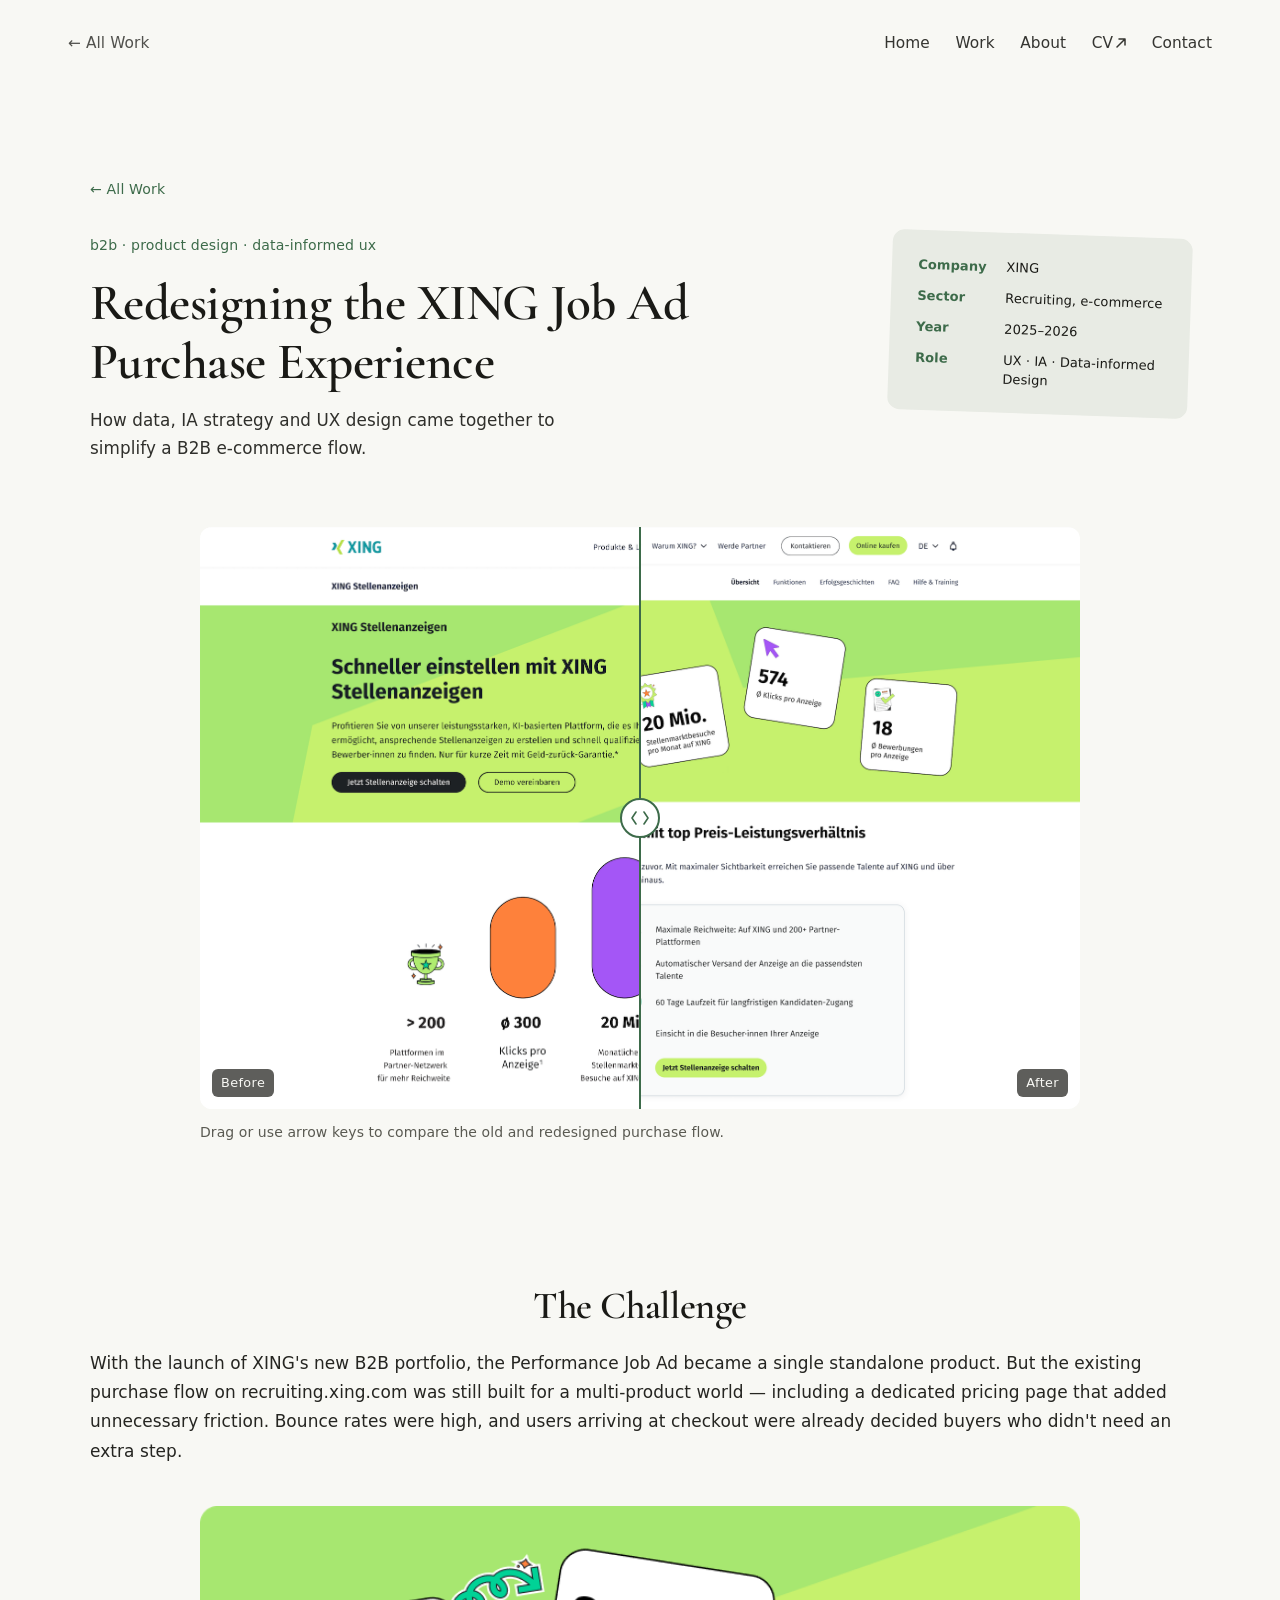
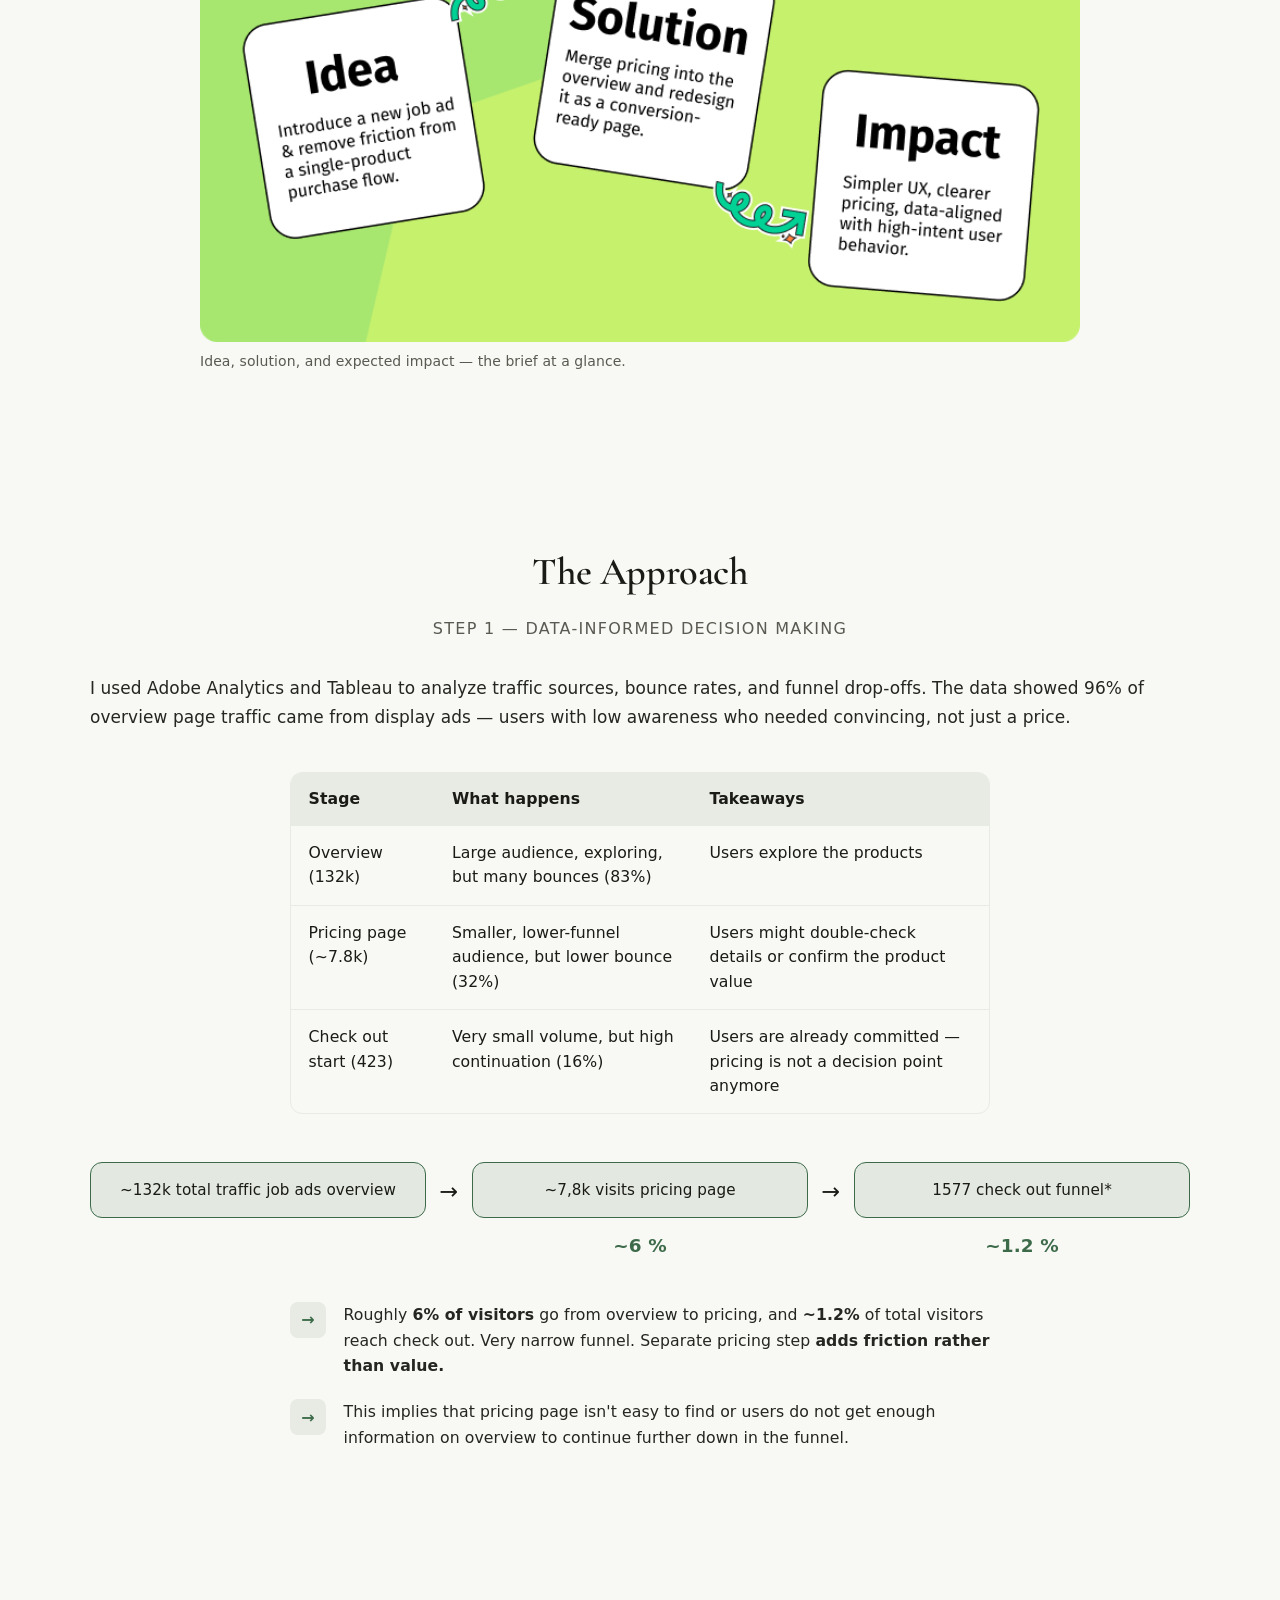
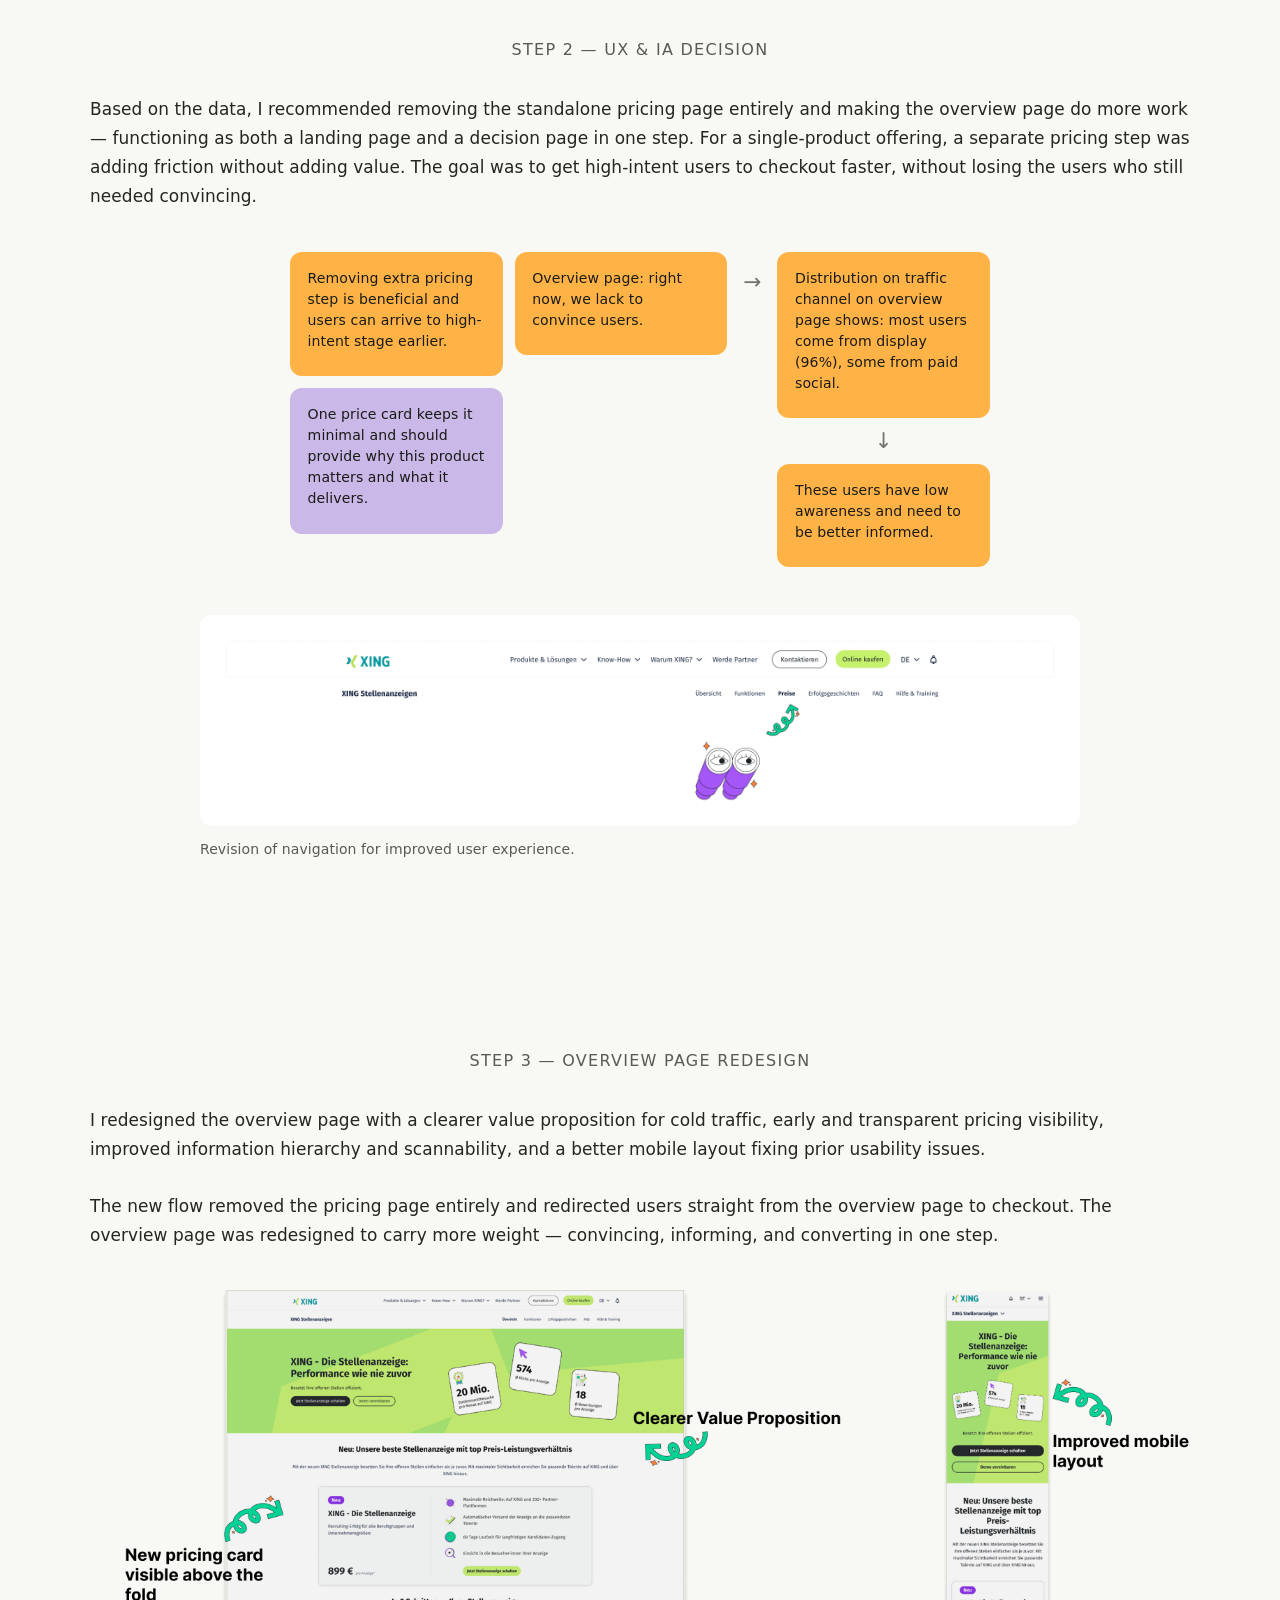
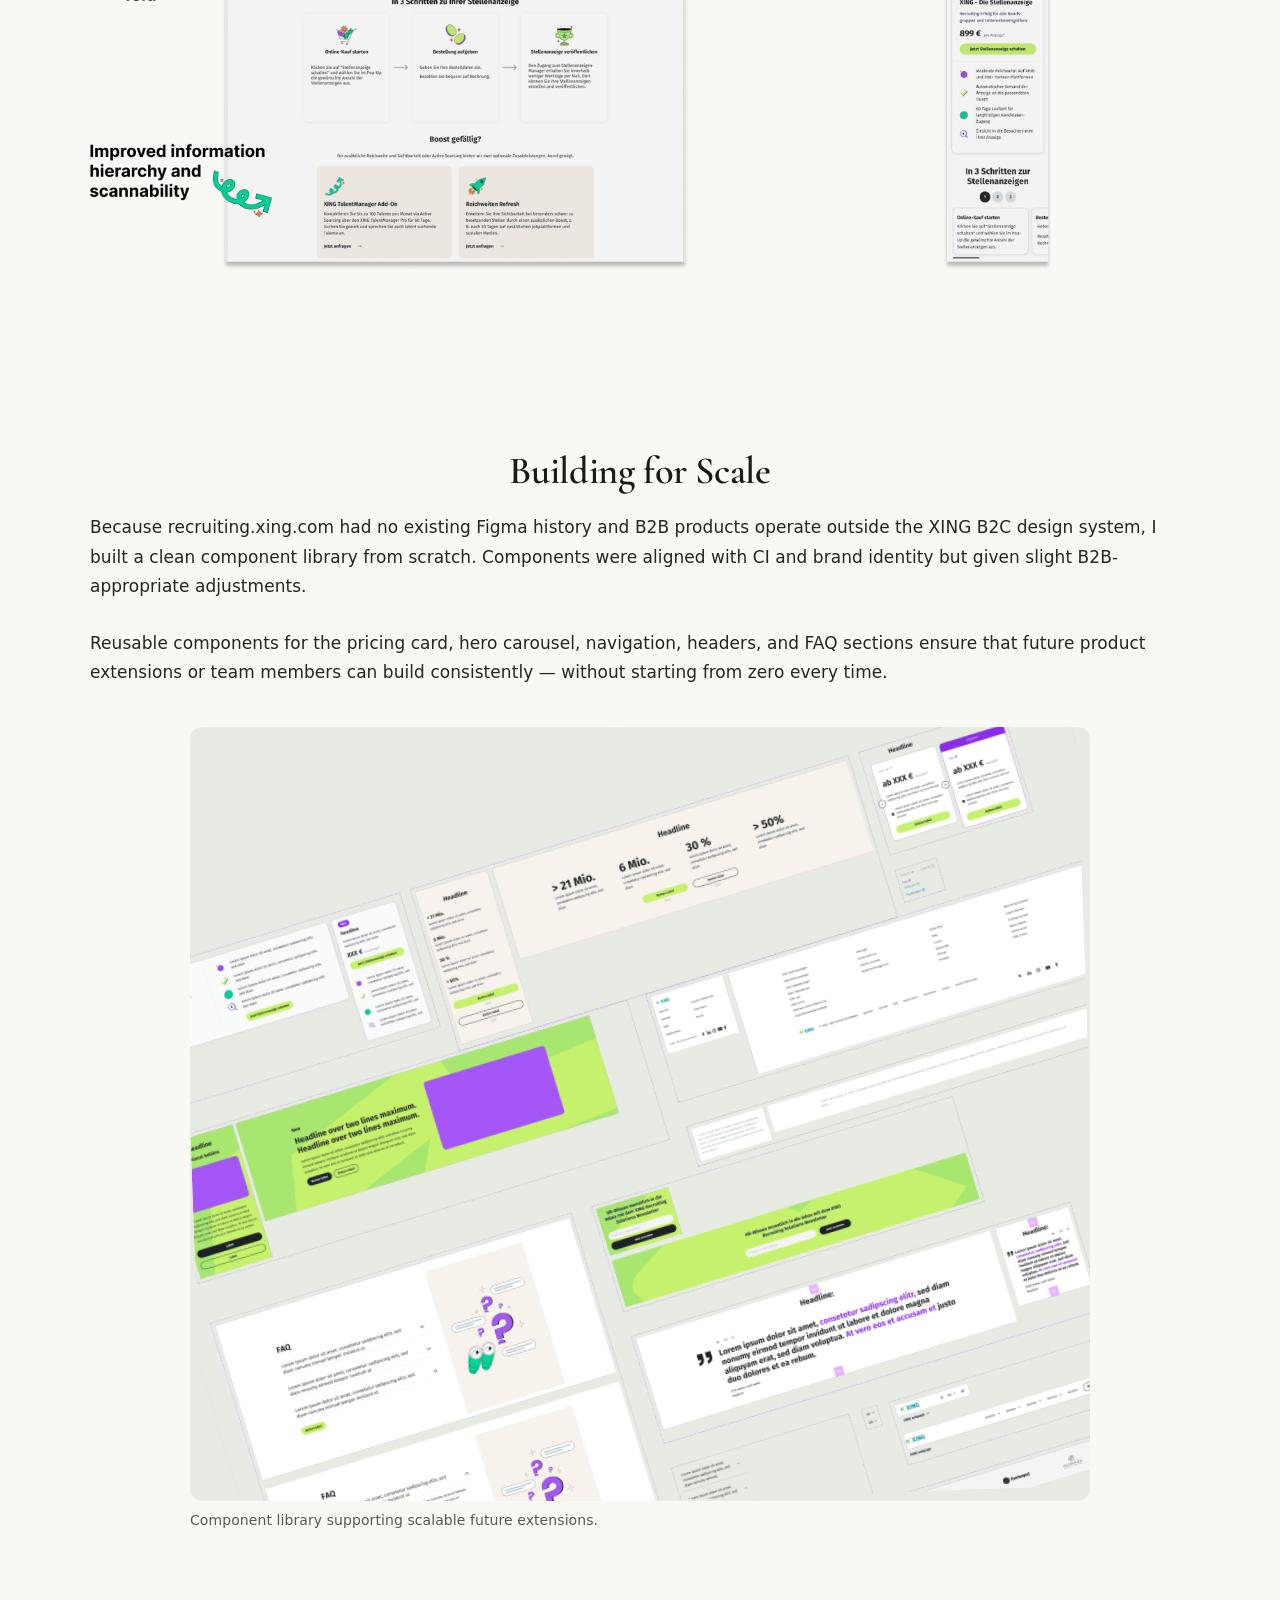
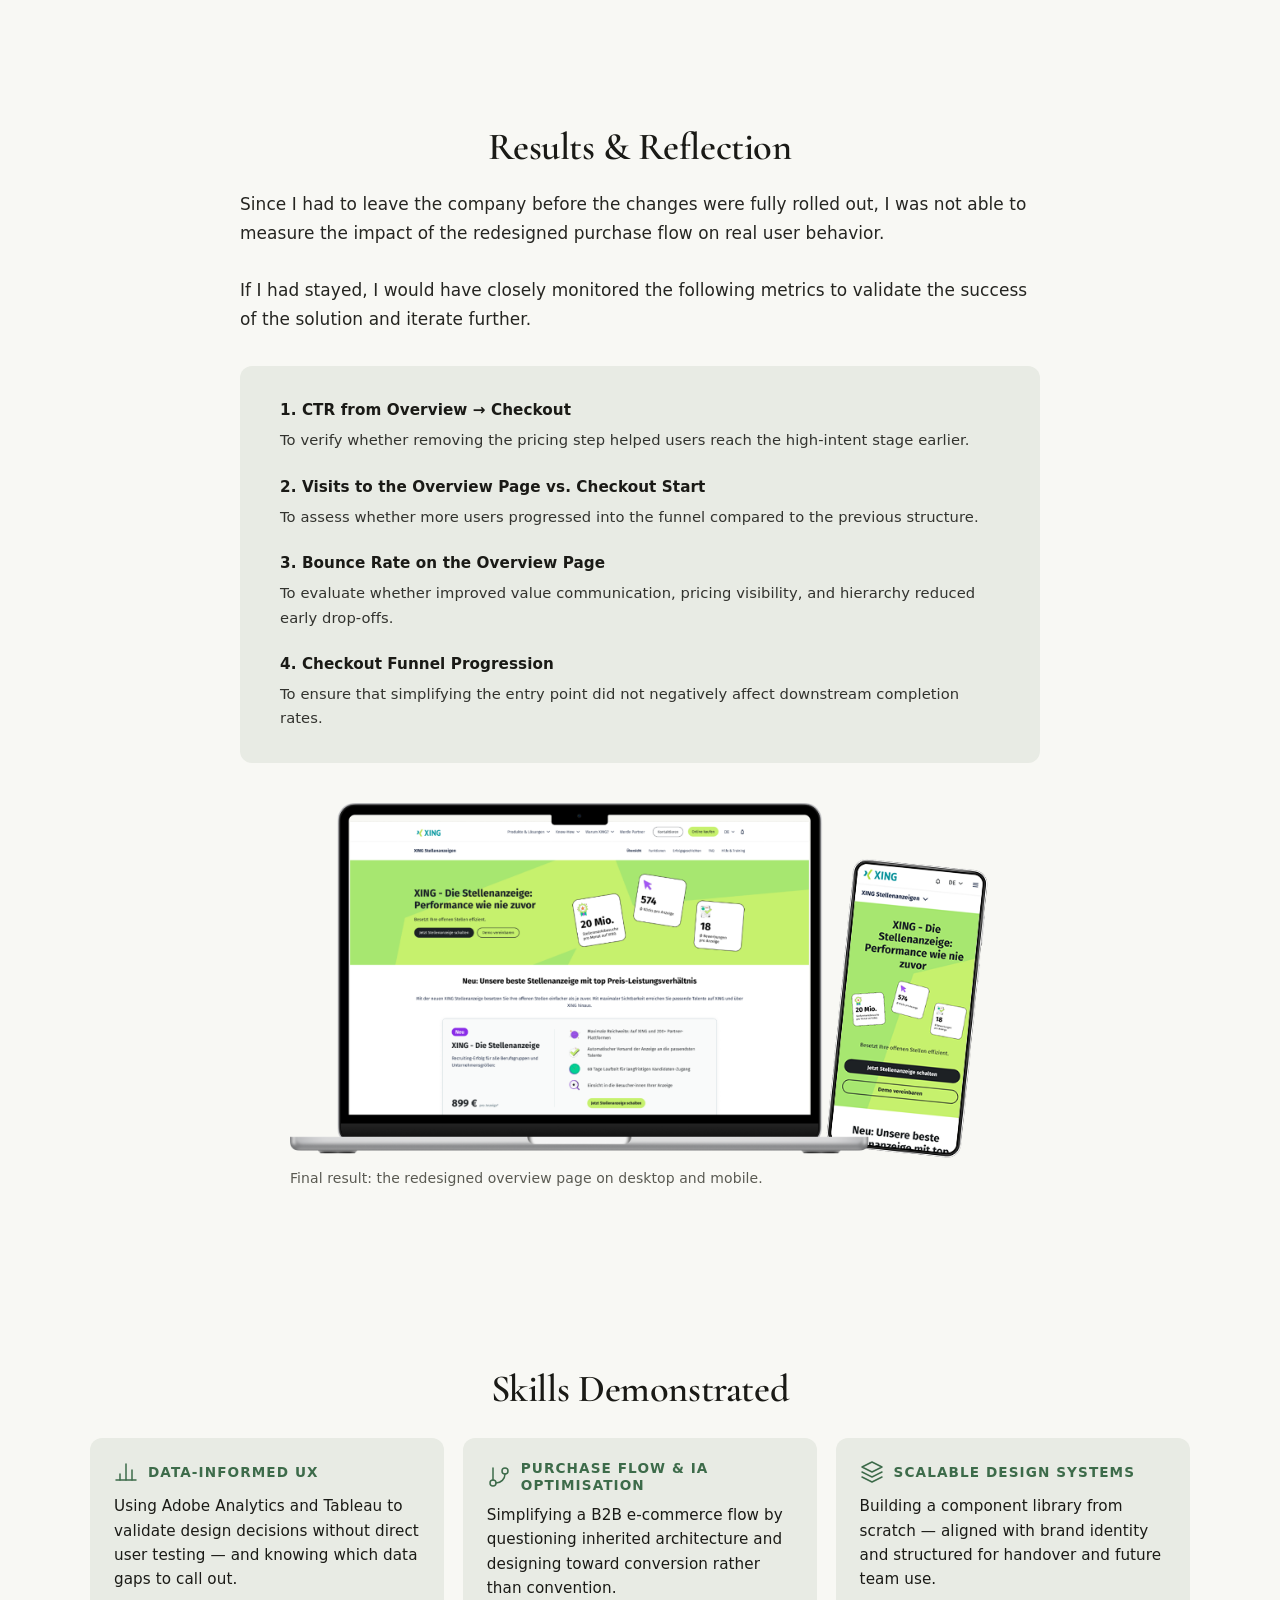
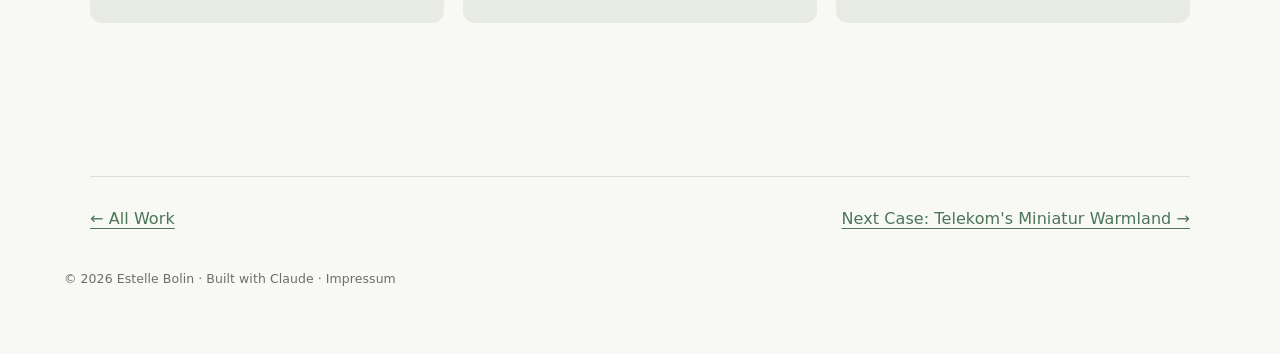
<file: cases/case-xing.html>
<!DOCTYPE html>
<html lang="en">
  <head>
    <meta charset="UTF-8" />
    <meta name="viewport" content="width=device-width, initial-scale=1.0" />
    <link rel="preconnect" href="https://fonts.googleapis.com" />
    <link rel="preconnect" href="https://fonts.gstatic.com" crossorigin />
    <link
      href="https://fonts.googleapis.com/css2?family=Cormorant+Garamond:wght@400;500;600&display=swap"
      rel="stylesheet"
    />
    <meta
      name="description"
      content="Case study: Streamlining the XING Job Ad Purchase Experience — how data, IA strategy and UX design simplified a B2B e-commerce flow."
    />
    <title>XING Job Ad · Case Study | Estelle</title>
    <link rel="icon" type="image/png" href="../assets/Favicon/namast-hey_kreis_weiss_RGB.png">
    <link rel="stylesheet" href="../styles.css" />
    <style>
      /* ─── Layout tokens ─────────────────────────────────────── */
      .cs-inner {
        max-width: 1100px;
        margin: 0 auto;
      }

      /* ─── Back link ─────────────────────────────────────────── */
      .case-back-link {
        display: inline-block;
        margin-bottom: 2rem;
        font-size: 0.88rem;
        color: var(--accent);
        font-weight: 500;
        letter-spacing: 0.01em;
        text-decoration: none;
      }

      .case-back-link:hover {
        opacity: 0.75;
      }

      /* ─── Case hero ─────────────────────────────────────────── */
      .case-hero {
        padding: clamp(3rem, 7vw, 6.5rem) clamp(1.25rem, 5vw, 4rem)
          clamp(2rem, 4vw, 3.5rem);
      }

      .case-hero-grid {
        display: grid;
        grid-template-columns: 1.35fr 1fr;
        gap: clamp(2rem, 4vw, 3.5rem);
        align-items: center;
        margin-bottom: clamp(2.5rem, 5vw, 4rem);
      }

      .case-eyebrow {
        margin: 0 0 1rem;
        font-size: 0.88rem;
        color: var(--accent);
        text-transform: lowercase;
        letter-spacing: 0.01em;
      }

      .case-hero h1 {
        margin: 0 0 1rem;
        font-family: var(--headline);
        font-size: clamp(2.4rem, 4vw, 3.2rem);
        font-weight: 600;
        line-height: 1.15;
        letter-spacing: -0.01em;
        max-width: 28ch;
      }

      .case-hero-desc {
        margin: 0;
        font-size: 1.05rem;
        line-height: 1.65;
        max-width: 520px;
        opacity: 0.9;
      }

      /* ─── Meta card ─────────────────────────────────────────── */
      .case-meta-card {
        background: var(--surface);
        border-radius: 12px;
        padding: 1.5rem 1.65rem;
        transform: rotate(2deg);
        max-width: 300px;
        justify-self: end;
        align-self: start;
      }

      .case-meta-card dl {
        margin: 0;
        padding: 0;
        display: flex;
        flex-direction: column;
        gap: 0.55rem;
      }

      .xing-meta-row {
        display: flex;
        flex-direction: row;
        align-items: baseline;
        gap: 1.25rem;
      }

      .case-meta-card dt {
        font-size: 13px;
        color: #3D6B4A;
        font-weight: 700;
        margin: 0;
        white-space: nowrap;
        width: 68px;
        flex-shrink: 0;
      }

      .case-meta-card dd {
        font-size: 13px;
        font-weight: 400;
        margin: 0;
        line-height: 1.45;
      }

      /* ─── Before / After slider ─────────────────────────────── */
      .ba-figure {
        margin: 0;
        width: 80%;
        margin-left: auto;
        margin-right: auto;
      }

      .ba-slider {
        position: relative;
        width: 100%;
        margin: 0;
        aspect-ratio: 1924 / 1272;
        border-radius: 12px;
        overflow: hidden;
        background: transparent;
        touch-action: none;
        cursor: col-resize;
        border: none;
        outline: none;
        box-shadow: none;
        transform: translateZ(0);
        -webkit-transform: translateZ(0);
      }

      .ba-after,
      .ba-before {
        position: absolute;
        inset: -1px;
      }

      .ba-after img {
        width: 100%;
        height: 100%;
        object-fit: cover;
        object-position: top left;
        display: block;
        pointer-events: none;
      }

      .ba-before {
        overflow: hidden;
        width: 50%; /* controlled by JS */
      }

      .ba-before img {
        position: absolute;
        top: 0;
        left: 0;
        width: 100%;
        height: 100%;
        object-fit: cover;
        object-position: top left;
        display: block;
        pointer-events: none;
      }

      .ba-divider {
        position: absolute;
        top: 0;
        bottom: 0;
        left: 50%; /* controlled by JS */
        width: 2px;
        background: #3D6B4A;
        transform: translateX(-50%);
        pointer-events: none;
        z-index: 2;
      }

      .ba-handle {
        position: absolute;
        top: 50%;
        left: 50%;
        transform: translate(-50%, -50%);
        width: 40px;
        height: 40px;
        border-radius: 50%;
        background: #fff;
        border: 2px solid #3D6B4A;
        display: grid;
        place-items: center;
        box-shadow: none;
      }

      .ba-handle svg {
        display: block;
        flex-shrink: 0;
      }

      /* The native range input is the interactive control — invisible but fully operable */
      .ba-range {
        position: absolute;
        inset: 0;
        width: 100%;
        height: 100%;
        opacity: 0;
        cursor: col-resize;
        margin: 0;
        z-index: 3;
        /* Override browser thumb size so the whole slider area is draggable */
        -webkit-appearance: none;
        appearance: none;
      }

      /* Visible focus ring on slider when range has keyboard focus */
      .ba-slider:focus-within {
        box-shadow: 0 0 0 2px #3D6B4A;
      }

      .ba-label {
        position: absolute;
        bottom: 12px;
        padding: 3px 9px;
        background: rgba(26, 26, 22, 0.7);
        color: #f8f8f4;
        font-size: 0.8rem;
        font-weight: 500;
        border-radius: 6px;
        pointer-events: none;
        z-index: 2;
        letter-spacing: 0.03em;
      }

      .ba-label--before {
        left: 12px;
      }

      .ba-label--after {
        right: 12px;
      }

      .ba-caption {
        font-size: 0.875rem;
        color: #5a5a52;
        text-align: left;
        margin-top: 12px;
      }

      @media (prefers-reduced-motion: reduce) {
        .ba-slider {
          cursor: default;
        }

        .ba-range {
          cursor: default;
        }
      }

      /* ─── Content sections ──────────────────────────────────── */
      .cs-section {
        padding: clamp(3.5rem, 7vw, 7.5rem) clamp(1.25rem, 5vw, 4rem);
      }

      .cs-section--alt {
        background: var(--surface);
      }

      .cs-section h2 {
        margin: 0 0 1.35rem;
        font-family: var(--headline);
        font-size: clamp(1.8rem, 3vw, 2.8rem);
        font-weight: 600;
        letter-spacing: -0.01em;
        line-height: 1.1;
      }

      .cs-section--centered h2 {
        text-align: center;
      }

      .cs-section--centered .cs-lead {
        max-width: 100%;
      }


      .cs-lead {
        margin: 0 0 1.75rem;
        font-size: 1.06rem;
        line-height: 1.72;
        max-width: 720px;
        margin-left: auto;
        margin-right: auto;
        opacity: 0.95;
      }

      .cs-lead:last-child {
        margin-bottom: 0;
      }

      /* ─── Step stepper ──────────────────────────────────────── */
      .step-stepper {
        list-style: none;
        padding: 0;
        margin: 0 0 3rem;
        display: flex;
        align-items: flex-start;
      }

      .step-stepper__item {
        flex: 1;
        display: flex;
        flex-direction: column;
        align-items: center;
        position: relative;
      }

      /* Connecting line between steps */
      .step-stepper__item:not(:last-child)::after {
        content: "";
        position: absolute;
        top: 16px;
        left: 50%;
        right: -50%;
        height: 1px;
        background: rgba(26, 26, 22, 0.2);
        z-index: 0;
      }

      .step-stepper__bubble {
        width: 32px;
        height: 32px;
        border-radius: 50%;
        background: var(--accent);
        color: #f8f8f4;
        font-size: 0.82rem;
        font-weight: 600;
        display: grid;
        place-items: center;
        position: relative;
        z-index: 1;
        flex-shrink: 0;
        font-family: var(--body);
      }

      .step-stepper__label {
        margin-top: 8px;
        font-size: 0.82rem;
        font-weight: 500;
        color: var(--text);
        opacity: 0.75;
        text-align: center;
        line-height: 1.4;
      }

      /* ─── Individual approach steps ─────────────────────────── */
      .cs-step {
        padding-top: 2.5rem;
        border-top: 1px solid rgba(26, 26, 22, 0.1);
        margin-top: 2.5rem;
      }

      .cs-step:first-of-type {
        border-top: none;
        margin-top: 0;
        padding-top: 0;
      }

      .cs-step h3 {
        margin: 0 0 0.85rem;
        font-family: var(--headline);
        font-size: clamp(1.2rem, 1.8vw, 1.45rem);
        font-weight: 600;
        line-height: 1.2;
        display: flex;
        align-items: baseline;
        gap: 0.65rem;
      }

      .cs-step-num {
        font-size: 0.78rem;
        font-family: var(--body);
        font-weight: 600;
        color: var(--accent);
        letter-spacing: 0.04em;
        flex-shrink: 0;
      }

      .cs-step-body {
        margin: 0 0 1.75rem;
        font-size: 1.04rem;
        line-height: 1.7;
        max-width: 68ch;
        opacity: 0.95;
      }

      /* ─── Approach section ─────────────────────────────────── */

      .cs-table-wrap {
        max-width: 700px;
        margin: 2.5rem auto 0;
        border-radius: 12px;
        overflow: hidden;
        border: 1px solid #E8EBE4;
      }

      .cs-table {
        width: 100%;
        border-collapse: collapse;
        font-size: 0.98rem;
        line-height: 1.55;
      }

      .cs-table th {
        background: #E8EBE4;
        font-weight: 600;
        padding: 0.85rem 1.1rem;
        text-align: left;
        font-family: var(--body);
      }

      .cs-table td {
        padding: 0.95rem 1.1rem;
        vertical-align: top;
        border-top: 1px solid #E8EBE4;
      }

      .cs-table tbody tr:hover {
        background: rgba(232, 235, 228, 0.4);
      }

      /* ─── Funnel diagram ────────────────────────────────────── */
      .cs-funnel {
        margin: 3rem auto 0;
        max-width: 100%;
      }

      .cs-funnel-track {
        display: flex;
        align-items: flex-start;
        gap: 0;
      }

      .cs-funnel-col {
        flex: 1;
        display: flex;
        flex-direction: column;
        align-items: center;
        gap: 0.75rem;
      }

      .cs-funnel-box {
        width: 100%;
        background: rgba(74, 124, 89, 0.12);
        border: 1.5px solid #3D6B4A;
        border-radius: 12px;
        padding: 1rem 1.1rem;
        font-size: 0.95rem;
        text-align: center;
        line-height: 1.45;
      }

      .cs-funnel-arrow {
        flex-shrink: 0;
        font-size: 1.4rem;
        color: var(--text);
        padding: 0 0.85rem;
        line-height: 1;
        align-self: flex-start;
        margin-top: 1.1rem;
      }

      .cs-funnel-pct {
        margin: 0;
        font-size: 1.15rem;
        font-weight: 600;
        color: var(--accent);
        text-align: center;
      }

      /* ─── Insight rows ──────────────────────────────────────── */
      .cs-insights {
        max-width: 700px;
        margin: 2.5rem auto 0;
        display: flex;
        flex-direction: column;
        gap: 1.25rem;
      }

      .cs-insight {
        display: flex;
        align-items: flex-start;
        gap: 1.1rem;
      }

      .cs-insight-icon {
        flex-shrink: 0;
        width: 36px;
        height: 36px;
        background: #E8EBE4;
        border-radius: 8px;
        display: grid;
        place-items: center;
        font-size: 1rem;
        color: var(--accent);
        font-weight: 600;
      }

      .cs-insight p {
        margin: 0;
        font-size: 0.98rem;
        line-height: 1.65;
        opacity: 0.95;
      }

      /* ─── Sticky notes diagram ─────────────────────────────── */
      .sticky-diagram {
        max-width: 700px;
        margin: 2.5rem auto 0;
        display: flex;
        align-items: flex-start;
        gap: 0.75rem;
      }

      .sticky-col {
        flex: 1;
        display: flex;
        flex-direction: column;
        gap: 0.75rem;
      }

      .sticky-card {
        border-radius: 12px;
        padding: 1rem 1.1rem 1.5rem;
        font-size: 0.88rem;
        line-height: 1.5;
        color: #1a1a16;
        position: relative;
      }

      .sticky-card--orange { background: #FFB347; }
      .sticky-card--purple { background: #C9B8E8; }

      .sticky-card-author {
        display: block;
        margin-top: 0.85rem;
        font-size: 0.78rem;
        opacity: 0.65;
      }

      .sticky-h-arrow {
        flex-shrink: 0;
        font-size: 1.35rem;
        color: var(--text);
        opacity: 0.6;
        align-self: flex-start;
        margin-top: 1.2rem;
        padding: 0 0.25rem;
        line-height: 1;
      }

      .sticky-v-arrow {
        font-size: 1.35rem;
        color: var(--text);
        opacity: 0.6;
        text-align: center;
        line-height: 1;
      }

      /* ─── Step 3 image grid ────────────────────────────────── */
      .cs-redesign-grid {
        display: flex;
        align-items: stretch;
        gap: 48px;
        margin-top: 2.5rem;
      }

      .cs-section-complete {
        width: 100%;
        height: auto;
        display: block;
        border: none !important;
        outline: none !important;
        box-shadow: none !important;
        border-radius: 8px;
      }

      /* ─── Media grids ───────────────────────────────────────── */
      .cs-media-grid {
        display: grid;
        grid-template-columns: 1fr 1fr;
        gap: 1.35rem;
      }

      figure, figure img, figcaption {
        border: none !important;
        outline: none !important;
        box-shadow: none !important;
      }

      .cs-figure--narrow {
        width: 80%;
        display: block;
        margin: 2.5rem auto 0;
      }

      .cs-figure--narrow .cs-figcaption {
        text-align: left;
      }

      .cs-img {
        width: 100%;
        height: auto;
        display: block;
        border-radius: 12px;
        border: 1px solid rgba(26, 26, 22, 0.06);
      }

      .cs-img--full {
        margin-top: 1.75rem;
      }

      .cs-figcaption {
        margin: 0.55rem 0 0;
        font-size: 0.875rem;
        color: #5a5a52;
        line-height: 1.5;
      }

      /* ─── Section 06 — Building for Scale ──────────────────── */
      .cs-scale-frame {
        background: #E8EBE4;
        border-radius: 12px;
        padding: 0;
        max-width: 900px;
        margin: 2.5rem auto 0;
        overflow: hidden;
      }

      .cs-img--tilted {
        width: 100%;
        display: block;
        transform: rotate(-2deg);
        transform-origin: center center;
        border-radius: 8px;
        margin: 0;
        padding: 0;
      }

      /* ─── Results two-col ───────────────────────────────────── */
      /* ─── Section 07 — Results & Reflection ───────────────── */
      .cs-results-card {
        background: #E8EBE4;
        border-radius: 12px;
        padding: 32px 40px;
        max-width: 800px;
        margin: 2rem auto;
        text-align: left;
      }

      .cs-results-ol {
        list-style: none;
        padding: 0;
        margin: 0;
        counter-reset: results;
        display: flex;
        flex-direction: column;
        gap: 1.4rem;
      }

      .cs-results-ol li {
        counter-increment: results;
      }

      .cs-results-ol li strong {
        display: block;
        font-size: 0.95rem;
        font-weight: 700;
      }

      .cs-results-ol li strong::before {
        content: counter(results) ". ";
      }

      .cs-results-ol li p {
        margin: 0.25rem 0 0;
        font-size: 0.92rem;
        line-height: 1.65;
        opacity: 0.88;
      }

      .cs-results-mockup {
        max-width: 700px;
        margin: 2.5rem auto 0;
      }

      .cs-results-mockup img {
        width: 100%;
        height: auto;
        display: block;
        border: none;
      }

      /* ─── Skills grid ───────────────────────────────────────── */
      .skills-grid {
        display: grid;
        grid-template-columns: repeat(3, 1fr);
        gap: 1.15rem;
        margin-top: 1.75rem;
      }

      .skill-card {
        display: flex;
        flex-direction: column;
        gap: 10px;
        padding: 1.4rem 1.5rem;
        background: var(--surface);
        border-radius: 12px;
      }

      .skill-card .card-header {
        display: flex;
        flex-direction: row;
        align-items: center;
        gap: 10px;
      }

      .skill-card .card-header svg {
        flex-shrink: 0;
        display: block;
      }

      .skill-card h3 {
        margin: 0;
        padding: 0;
        font-family: var(--body);
        font-size: 0.85rem;
        font-weight: 600;
        letter-spacing: 0.08em;
        text-transform: uppercase;
        color: var(--accent);
        line-height: 1.2;
      }

      .skill-card p {
        margin: 0;
        padding: 0;
        font-size: 0.95rem;
        line-height: 1.6;
        color: var(--text);
        text-align: left;
      }

      /* ─── Case nav ──────────────────────────────────────────── */
      .case-nav-section {
        padding: clamp(3rem, 5vw, 4.5rem) clamp(1.25rem, 5vw, 4rem);
      }

      .case-nav {
        max-width: 1100px;
        margin: 0 auto;
        display: flex;
        justify-content: space-between;
        align-items: center;
        padding-top: 1.75rem;
        border-top: 1px solid rgba(26, 26, 22, 0.12);
      }

      /* ─── Responsive ────────────────────────────────────────── */
      @media (max-width: 52rem) {
        .case-hero-grid {
          grid-template-columns: 1fr;
        }

        .case-meta-card {
          transform: none;
          max-width: 100%;
          justify-self: start;
          width: 100%;
        }

        .ba-slider {
          aspect-ratio: 1924 / 1272;
        }

        .cs-media-grid {
          grid-template-columns: 1fr;
        }

        .cs-results-card {
          padding: 24px;
        }

        .skills-grid {
          grid-template-columns: 1fr;
        }

        .step-stepper {
          flex-direction: column;
          gap: 0.85rem;
        }

        .step-stepper__item {
          flex-direction: row;
          align-items: center;
          gap: 0.75rem;
          flex: none;
        }

        .step-stepper__item:not(:last-child)::after {
          display: none;
        }

        .step-stepper__label {
          text-align: left;
          margin-top: 0;
        }
      }
    </style>
    <script src="https://t.contentsquare.net/uxa/1c3e93462110b.js"></script>
  </head>
  <body>
    <a class="skip-link" href="#main-content">Skip to main content</a>

    <header class="site-header" aria-label="Primary">
      <nav class="site-nav" aria-label="Main navigation">
        <a href="../index.html#work" class="site-nav__back" style="margin-right: auto; opacity: 0.75;">← All Work</a>
        <a href="../index.html#home">Home</a>
        <a href="../index.html#work">Work</a>
        <a href="../index.html#about">About</a>
        <a href="../assets/cv/2026-03-24-Lebenslauf-Estelle-Bolin-UX-UI.pdf" target="_blank" rel="noopener noreferrer" aria-label="CV, opens in new tab">CV<svg width="10" height="10" viewBox="0 0 10 10" aria-hidden="true" focusable="false" style="margin-left: 3px; vertical-align: middle;"><path d="M1 9L9 1M9 1H3M9 1V7" stroke="currentColor" stroke-width="1.5" stroke-linecap="round"/></svg></a>
        <a href="../index.html#contact">Contact</a>
      </nav>
    </header>

    <main id="main-content">

      <!-- ── 1. HERO ──────────────────────────────────────────── -->
      <section class="case-hero" aria-labelledby="case-title">
        <div class="cs-inner">

          <a class="case-back-link" href="../index.html#work">← All Work</a>

          <div class="case-hero-grid">
            <div class="case-hero-copy">
              <p class="case-eyebrow">b2b · product design · data-informed ux</p>
              <h1 id="case-title">
                Redesigning the XING Job Ad Purchase Experience
              </h1>
              <p class="case-hero-desc">
                How data, IA strategy and UX design came together to simplify
                a B2B e-commerce flow.
              </p>
            </div>

            <aside class="case-meta-card" aria-label="Case details">
              <dl>
                <div class="xing-meta-row">
                  <dt>Company</dt>
                  <dd>XING</dd>
                </div>
                <div class="xing-meta-row">
                  <dt>Sector</dt>
                  <dd>Recruiting, e-commerce</dd>
                </div>
                <div class="xing-meta-row">
                  <dt>Year</dt>
                  <dd>2025–2026</dd>
                </div>
                <div class="xing-meta-row">
                  <dt>Role</dt>
                  <dd>UX · IA · Data-informed Design</dd>
                </div>
              </dl>
            </aside>
          </div>

          <!-- Before / After Slider -->
          <figure class="ba-figure">
            <!--
              Screen-reader note: the range input provides full keyboard control.
              Both images are described below the slider for assistive technology.
            -->
            <div
              class="ba-slider"
              id="ba-slider"
              role="group"
              aria-label="Before and after comparison: old vs. redesigned XING purchase flow"
            >
              <!-- After image (full width, bottom layer) -->
              <div class="ba-after" aria-hidden="true">
                <img
                  src="../assets/xing/new-wireframe-crop.png"
                  alt="Redesigned XING Stellenanzeigen landing page — new layout with pricing card above the fold"
                />
              </div>

              <!-- Before image (clipped, top layer) -->
              <div class="ba-before" aria-hidden="true">
                <img
                  src="../assets/xing/old-wireframe-crop.png"
                  alt="Original XING Stellenanzeigen landing page — previous layout before redesign"
                />
              </div>

              <!-- Visual divider and handle -->
              <div class="ba-divider" aria-hidden="true">
                <span class="ba-handle">
                  <svg
                    width="18"
                    height="14"
                    viewBox="0 0 18 14"
                    fill="none"
                    aria-hidden="true"
                    focusable="false"
                  >
                    <path
                      d="M5 1L1 7L5 13M13 1L17 7L13 13"
                      stroke="#3D6B4A"
                      stroke-width="1.6"
                      stroke-linecap="round"
                      stroke-linejoin="round"
                    />
                  </svg>
                </span>
              </div>

              <span class="ba-label ba-label--before" aria-hidden="true">Before</span>
              <span class="ba-label ba-label--after" aria-hidden="true">After</span>

              <!-- Accessible range control -->
              <label class="visually-hidden" for="ba-range">
                Slide to compare: before and after redesign
              </label>
              <input
                type="range"
                id="ba-range"
                class="ba-range"
                min="0"
                max="100"
                value="50"
                aria-valuenow="50"
                aria-valuetext="50% before, 50% after"
              />
            </div>

            <!-- Screen-reader description of both images -->
            <p class="visually-hidden">
              Before: The old purchase flow on recruiting.xing.com included a
              dedicated pricing page between the product overview and checkout,
              adding an unnecessary step for already-decided buyers.
              After: The redesigned flow removes the standalone pricing page.
              Pricing is integrated into the redesigned overview page, which
              directs users straight to checkout — fewer steps, less friction.
            </p>

            <figcaption class="ba-caption">
              Drag or use arrow keys to compare the old and redesigned purchase flow.
            </figcaption>
          </figure>

        </div>
      </section>

      <!-- ── 2. THE CHALLENGE ──────────────────────────────────── -->
      <section class="cs-section cs-section--centered" aria-labelledby="challenge-heading">
        <div class="cs-inner">
          <h2 id="challenge-heading">The Challenge</h2>

          <p class="cs-lead">
            With the launch of XING&apos;s new B2B portfolio, the Performance
            Job Ad became a single standalone product. But the existing purchase
            flow on recruiting.xing.com was still built for a multi-product
            world — including a dedicated pricing page that added unnecessary
            friction. Bounce rates were high, and users arriving at checkout
            were already decided buyers who didn&apos;t need an extra step.
          </p>

          <figure class="cs-figure cs-figure--narrow" style="width:80%;display:block;margin:2.5rem auto 0;">
            <img
              class="cs-img"
              src="../assets/xing/01-Idea-Solution-Impact.png"
              alt="Three illustrated cards summarising the brief: Idea — introduce a new job ad and remove friction from a single-product purchase flow; Solution — merge pricing into the overview and redesign it as a conversion-ready page; Impact — simpler UX, clearer pricing, data-aligned with high-intent user behaviour."
              style="height: auto;"
            />
            <figcaption class="cs-figcaption">
              Idea, solution, and expected impact — the brief at a glance.
            </figcaption>
          </figure>
        </div>
      </section>

      <!-- ── 3. THE APPROACH ───────────────────────────────────── -->
      <section class="cs-section cs-section--centered" aria-labelledby="approach-heading">
        <div class="cs-inner">
          <h2 id="approach-heading">The Approach</h2>
          <h3 class="cs-step-subtitle">Step 1 — Data-Informed Decision Making</h3>

          <p class="cs-lead" style="max-width:100%;">
            I used Adobe Analytics and Tableau to analyze traffic sources, bounce rates,
            and funnel drop-offs. The data showed 96% of overview page traffic came from
            display ads — users with low awareness who needed convincing, not just a price.
          </p>

          <!-- Data table -->
          <div class="cs-table-wrap" role="region" aria-label="Funnel analysis data">
            <table class="cs-table">
              <thead>
                <tr>
                  <th scope="col">Stage</th>
                  <th scope="col">What happens</th>
                  <th scope="col">Takeaways</th>
                </tr>
              </thead>
              <tbody>
                <tr>
                  <td>Overview (132k)</td>
                  <td>Large audience, exploring, but many bounces (83%)</td>
                  <td>Users explore the products</td>
                </tr>
                <tr>
                  <td>Pricing page (~7.8k)</td>
                  <td>Smaller, lower-funnel audience, but lower bounce (32%)</td>
                  <td>Users might double-check details or confirm the product value</td>
                </tr>
                <tr>
                  <td>Check out start (423)</td>
                  <td>Very small volume, but high continuation (16%)</td>
                  <td>Users are already committed — pricing is not a decision point anymore</td>
                </tr>
              </tbody>
            </table>
          </div>

          <!-- Funnel diagram -->
          <div class="cs-funnel" aria-label="Conversion funnel from 132k overview visitors to 1577 checkout starts">
            <div class="cs-funnel-track">
              <div class="cs-funnel-col">
                <div class="cs-funnel-box">~132k total traffic job ads overview</div>
              </div>
              <span class="cs-funnel-arrow" aria-hidden="true">→</span>
              <div class="cs-funnel-col">
                <div class="cs-funnel-box">~7,8k visits pricing page</div>
                <p class="cs-funnel-pct">~6 %</p>
              </div>
              <span class="cs-funnel-arrow" aria-hidden="true">→</span>
              <div class="cs-funnel-col">
                <div class="cs-funnel-box">1577 check out funnel*</div>
                <p class="cs-funnel-pct">~1.2 %</p>
              </div>
            </div>
          </div>

          <!-- Insights -->
          <div class="cs-insights">
            <div class="cs-insight">
              <span class="cs-insight-icon" aria-hidden="true">→</span>
              <p>Roughly <strong>6% of visitors</strong> go from overview to pricing, and <strong>~1.2%</strong> of total visitors reach check out. Very narrow funnel. Separate pricing step <strong>adds friction rather than value.</strong></p>
            </div>
            <div class="cs-insight">
              <span class="cs-insight-icon" aria-hidden="true">→</span>
              <p>This implies that pricing page isn&apos;t easy to find or users do not get enough information on overview to continue further down in the funnel.</p>
            </div>
          </div>

        </div>
      </section>

      <!-- ── 4. STEP 2 — UX & IA DECISION ────────────────────── -->
      <section class="cs-section cs-section--centered" aria-labelledby="step2-heading">
        <div class="cs-inner">
          <h3 class="cs-step-subtitle" id="step2-heading">Step 2 — UX &amp; IA Decision</h3>

          <p class="cs-lead" style="max-width:100%;">Based on the data, I recommended removing the standalone pricing page entirely and making the overview page do more work — functioning as both a landing page and a decision page in one step. For a single-product offering, a separate pricing step was adding friction without adding value. The goal was to get high-intent users to checkout faster, without losing the users who still needed convincing.</p>

          <!-- Sticky note diagram -->
          <div
            class="sticky-diagram"
            role="img"
            aria-label="Sticky note diagram showing the reasoning: removing the pricing step helps users reach checkout faster; the overview page currently lacks convincing content; 96% of traffic comes from display ads with low awareness who need better information; and one price card keeps the page minimal and focused."
          >
            <!-- Left column: insight card + solution card -->
            <div class="sticky-col">
              <div class="sticky-card sticky-card--orange">
                Removing extra pricing step is beneficial and users can arrive to high-intent stage earlier.

              </div>
              <div class="sticky-card sticky-card--purple">
                One price card keeps it minimal and should provide why this product matters and what it delivers.

              </div>
            </div>

            <!-- Middle column: problem card -->
            <div class="sticky-col">
              <div class="sticky-card sticky-card--orange">
                Overview page: right now, we lack to convince users.

              </div>
            </div>

            <!-- Horizontal arrow -->
            <span class="sticky-h-arrow" aria-hidden="true">→</span>

            <!-- Right column: traffic insight + consequence -->
            <div class="sticky-col">
              <div class="sticky-card sticky-card--orange">
                Distribution on traffic channel on overview page shows: most users come from display (96%), some from paid social.

              </div>
              <div class="sticky-v-arrow" aria-hidden="true">↓</div>
              <div class="sticky-card sticky-card--orange">
                These users have low awareness and need to be better informed.

              </div>
            </div>
          </div>

          <!-- Navigation screenshot -->
          <figure class="cs-figure cs-figure--narrow" style="margin-top: 3rem;">
            <div style="background: #fff; border-radius: 12px; padding: 1.5rem;">
              <img
                class="cs-img"
                src="../assets/xing/03-Navigation.png"
                alt="XING Stellenanzeigen sub-navigation bar with tabs: Übersicht, Funktionen, Preise (highlighted), Erfolgsgeschichten, FAQ, Hilfe & Training — showing pricing integrated as an anchor in the navigation instead of a standalone page."
                style="width: 100%; height: auto;"
              />
            </div>
            <figcaption style="font-size: 0.875rem; color: #5a5a52; text-align: left; margin-top: 12px;">
              Revision of navigation for improved user experience.
            </figcaption>
          </figure>

        </div>
      </section>

      <!-- ── 5. STEP 3 — OVERVIEW PAGE REDESIGN ──────────────── -->
      <section class="cs-section cs-section--centered" aria-labelledby="step3-heading">
        <div class="cs-inner">
          <h3 class="cs-step-subtitle" id="step3-heading">Step 3 — Overview Page Redesign</h3>

          <p class="cs-lead" style="max-width:100%;">
            I redesigned the overview page with a clearer value proposition for cold traffic,
            early and transparent pricing visibility, improved information hierarchy and
            scannability, and a better mobile layout fixing prior usability issues.
          </p>
          <p class="cs-lead" style="max-width:100%;">
            The new flow removed the pricing page entirely and redirected users straight from
            the overview page to checkout. The overview page was redesigned to carry more
            weight — convincing, informing, and converting in one step.
          </p>

          <div class="cs-redesign-grid">
            <img
              src="../assets/xing/05-section-complete.png"
              alt="Redesigned XING overview page — desktop and mobile showing new pricing card, improved information hierarchy, clearer value proposition and improved mobile layout"
              class="cs-section-complete"
            >
          </div>
        </div>
      </section>

      <!-- ── 6. BUILDING FOR SCALE ─────────────────────────────── -->
      <section class="cs-section cs-section--centered" aria-labelledby="scale-heading">
        <div class="cs-inner">
          <h2 id="scale-heading">Building for Scale</h2>

          <p class="cs-lead" style="max-width:100%;">
            Because recruiting.xing.com had no existing Figma history and B2B
            products operate outside the XING B2C design system, I built a
            clean component library from scratch. Components were aligned with
            CI and brand identity but given slight B2B-appropriate adjustments.
          </p>
          <p class="cs-lead" style="max-width:100%;">
            Reusable components for the pricing card, hero carousel, navigation,
            headers, and FAQ sections ensure that future product extensions or
            team members can build consistently — without starting from zero
            every time.
          </p>

          <figure class="cs-figure">
            <div class="cs-scale-frame">
              <img
                class="cs-img--tilted"
                src="../assets/xing/card scalable.png"
                alt="Overview of the B2B Component Kit built in Figma: includes pricing card variants, hero sections with stat cards, feature list rows, navigation patterns, FAQ components, testimonial blocks, partner logo strips, and responsive mobile versions of each component."
              />
            </div>
            <figcaption class="cs-figcaption" style="text-align:left;max-width:900px;margin-left:auto;margin-right:auto;">
              Component library supporting scalable future extensions.
            </figcaption>
          </figure>
        </div>
      </section>

      <!-- ── 7. RESULTS & REFLECTION ───────────────────────────── -->
      <section class="cs-section cs-section--centered" aria-labelledby="results-heading">
        <div class="cs-inner">
          <h2 id="results-heading">Results &amp; Reflection</h2>

          <p class="cs-lead" style="max-width:800px;margin-left:auto;margin-right:auto;">
            Since I had to leave the company before the changes were fully rolled out,
            I was not able to measure the impact of the redesigned purchase flow on
            real user behavior.
          </p>
          <p class="cs-lead" style="max-width:800px;margin-left:auto;margin-right:auto;">
            If I had stayed, I would have closely monitored the following metrics to
            validate the success of the solution and iterate further.
          </p>

          <div class="cs-results-card">
            <ol class="cs-results-ol">
              <li>
                <strong>CTR from Overview → Checkout</strong>
                <p>To verify whether removing the pricing step helped users reach the high-intent stage earlier.</p>
              </li>
              <li>
                <strong>Visits to the Overview Page vs. Checkout Start</strong>
                <p>To assess whether more users progressed into the funnel compared to the previous structure.</p>
              </li>
              <li>
                <strong>Bounce Rate on the Overview Page</strong>
                <p>To evaluate whether improved value communication, pricing visibility, and hierarchy reduced early drop-offs.</p>
              </li>
              <li>
                <strong>Checkout Funnel Progression</strong>
                <p>To ensure that simplifying the entry point did not negatively affect downstream completion rates.</p>
              </li>
            </ol>
          </div>

          <figure class="cs-figure cs-results-mockup">
            <img
              src="../assets/xing/07-result.png"
              alt="Desktop and mobile mockup showing the final redesigned XING Stellenanzeigen overview page. The desktop version shows the hero with headline, key statistics, and a call-to-action. The mobile version shows the same content in a responsive single-column layout."
            />
            <figcaption class="cs-figcaption" style="text-align:left;">
              Final result: the redesigned overview page on desktop and mobile.
            </figcaption>
          </figure>
        </div>
      </section>

      <!-- ── 6. SKILLS DEMONSTRATED ─────────────────────────────── -->
      <section class="cs-section" aria-labelledby="skills-heading">
        <div class="cs-inner">
          <h2 id="skills-heading" style="text-align: center;">Skills Demonstrated</h2>

          <div class="skills-grid" aria-label="Skills demonstrated in this project">
            <article class="skill-card">
              <div class="card-header">
                <svg width="24" height="24" viewBox="0 0 24 24" fill="none" stroke="#3D6B4A" stroke-width="1.5" stroke-linecap="round" stroke-linejoin="round" aria-hidden="true">
                  <line x1="18" y1="20" x2="18" y2="10"/>
                  <line x1="12" y1="20" x2="12" y2="4"/>
                  <line x1="6" y1="20" x2="6" y2="14"/>
                  <line x1="2" y1="20" x2="22" y2="20"/>
                </svg>
                <h3>Data-informed UX</h3>
              </div>
              <p>Using Adobe Analytics and Tableau to validate design decisions without direct user testing — and knowing which data gaps to call out.</p>
            </article>
            <article class="skill-card">
              <div class="card-header">
                <svg width="24" height="24" viewBox="0 0 24 24" fill="none" stroke="#3D6B4A" stroke-width="1.5" stroke-linecap="round" stroke-linejoin="round" aria-hidden="true">
                  <line x1="6" y1="3" x2="6" y2="15"/>
                  <circle cx="18" cy="6" r="3"/>
                  <circle cx="6" cy="18" r="3"/>
                  <path d="M18 9a9 9 0 0 1-9 9"/>
                </svg>
                <h3>Purchase Flow &amp; IA Optimisation</h3>
              </div>
              <p>Simplifying a B2B e-commerce flow by questioning inherited architecture and designing toward conversion rather than convention.</p>
            </article>
            <article class="skill-card">
              <div class="card-header">
                <svg width="24" height="24" viewBox="0 0 24 24" fill="none" stroke="#3D6B4A" stroke-width="1.5" stroke-linecap="round" stroke-linejoin="round" aria-hidden="true">
                  <polygon points="12 2 2 7 12 12 22 7 12 2"/>
                  <polyline points="2 17 12 22 22 17"/>
                  <polyline points="2 12 12 17 22 12"/>
                </svg>
                <h3>Scalable Design Systems</h3>
              </div>
              <p>Building a component library from scratch — aligned with brand identity and structured for handover and future team use.</p>
            </article>
          </div>
        </div>
      </section>

      <!-- ── CASE NAV + FOOTER ────────────────────────────────── -->
      <section class="case-nav-section" aria-label="Case study navigation">
        <div class="case-nav">
          <a class="contact-link" href="../index.html#work">← All Work</a>
          <a class="contact-link" href="case-telekom.html" aria-label="Next case: Telekom's Miniatur Warmland">Next Case: Telekom's Miniatur Warmland →</a>
        </div>

        <footer class="site-footer" aria-label="Site footer">
          © 2026 Estelle Bolin · Built with Claude · <a href="/impressum.html">Impressum</a>
        </footer>
      </section>

    </main>

    <script>
      (function () {
        var slider = document.getElementById('ba-slider');
        if (!slider) return;

        var range = slider.querySelector('.ba-range');
        var beforeDiv = slider.querySelector('.ba-before');
        var beforeImg = beforeDiv ? beforeDiv.querySelector('img') : null;
        var divider = slider.querySelector('.ba-divider');

        if (!range || !beforeDiv || !beforeImg || !divider) return;

        var prefersReduced = window.matchMedia(
          '(prefers-reduced-motion: reduce)'
        ).matches;

        function update(val) {
          var pct = Math.min(100, Math.max(0, val));
          beforeDiv.style.width = pct + '%';
          beforeImg.style.width = slider.offsetWidth + 'px';
          divider.style.left = pct + '%';
          range.setAttribute('aria-valuenow', String(Math.round(pct)));
          range.setAttribute(
            'aria-valuetext',
            Math.round(pct) + '% before, ' + Math.round(100 - pct) + '% after'
          );
        }

        // Range input handles mouse, touch, and keyboard natively
        range.addEventListener('input', function () {
          update(Number(this.value));
        });

        // Initial render
        update(50);

        // Stay correct on resize
        if (window.ResizeObserver) {
          new ResizeObserver(function () {
            update(Number(range.value));
          }).observe(slider);
        }

      })();
    </script>
<script src="../script.js"></script>
  </body>
</html>
</file>
<file: styles.css>
:root {
  --bg: #f8f8f4;
  --text: #1a1a16;
  --accent: #3D6B4A;
  --surface: #e8ebe4;
  --headline: "Cormorant Garamond", Georgia, "Times New Roman", serif;
  --body: system-ui, -apple-system, "Segoe UI", Roboto, sans-serif;
  --focus: #2f5f3d;
}

*,
*::before,
*::after {
  box-sizing: border-box;
}

html {
  scroll-behavior: smooth;
}

body {
  margin: 0;
  min-height: 100vh;
  background: var(--bg);
  color: var(--text);
  font-family: var(--body);
  line-height: 1.7;
  letter-spacing: 0.005em;
  overflow-x: hidden;
}

.cs-section p,
.cs-section--alt p,
.cs-section--centered p,
.cs-lead,
p {
  text-align: left;
}

.cs-section p,
.cs-lead,
.cs-section--centered p {
  max-width: 720px;
  margin-left: auto;
  margin-right: auto;
}

.cs-section .cs-figcaption {
  max-width: 1100px;
  margin-left: 0;
  margin-right: 0;
}

.cs-section .cs-step-subtitle {
  display: block;
  width: 100%;
  max-width: 1100px;
  margin: 0.35rem 0 2rem;
  font-size: 1rem;
  letter-spacing: 0.08em;
  text-transform: uppercase;
  color: #5a5a52;
  font-family: system-ui, sans-serif;
  font-weight: 500;
  text-align: center;
}

a {
  color: inherit;
  text-decoration: none;
  transition: color 0.2s ease;
}

a:focus-visible {
  outline: 3px solid var(--accent);
  outline-offset: 2px;
}

/* outlined buttons */
button,
.btn {
  transition: background 0.2s ease, color 0.2s ease, transform 0.1s ease;
}

button:hover,
.btn:hover {
  background: var(--accent);
  color: #fff;
}

button:active,
.btn:active {
  transform: scale(0.98);
}

button:focus-visible,
.btn:focus-visible {
  outline: 3px solid var(--accent);
  outline-offset: 3px;
}

.skip-link {
  position: absolute;
  top: 0.6rem;
  left: 0.6rem;
  transform: translateY(-180%);
  background: var(--surface);
  color: var(--text);
  border: 1px solid var(--text);
  padding: 0.45rem 0.65rem;
  font-size: 0.92rem;
  z-index: 20;
}

.skip-link:focus-visible {
  transform: translateY(0);
}

.site-header {
  padding: 1.25rem clamp(1.25rem, 5vw, 4rem);
  width: 100%;
  box-sizing: border-box;
}

.site-nav {
  display: flex;
  flex-wrap: wrap;
  justify-content: flex-end;
  gap: 1.1rem;
  font-size: 0.96rem;
}

.site-nav a {
  color: var(--text);
  opacity: 0.88;
  transition: opacity 160ms ease;
  padding: 0.6rem 0.25rem;
}

.site-nav a:hover,
.site-nav a:focus-visible {
  opacity: 1;
}

.hero {
  min-height: calc(100vh - 80px);
  display: grid;
  align-content: center;
  justify-items: center;
  justify-content: center;
  gap: 1rem;
  padding: clamp(2.5rem, 10vw, 9rem) clamp(1.25rem, 8vw, 8rem);
  position: relative;
  text-align: center;
}

.hero p {
  text-align: center !important;
}

.eyebrow {
  margin: 0;
  color: var(--accent);
  font-size: 0.92rem;
  text-transform: lowercase;
}

h1 {
  margin: 0;
  font-family: var(--headline);
  font-size: clamp(2.4rem, 4vw, 3.2rem);
  line-height: 1.02;
  font-weight: 600;
  letter-spacing: -0.01em;
}

/* Homepage hero — preserve large display size */
.hero h1 {
  font-size: clamp(5rem, 8vw, 6.25rem);
}

/* Case study pages */
.work .work-inner > h1 {
  font-size: clamp(2.4rem, 4vw, 3.2rem);
}

h2,
h3 {
  font-family: var(--headline);
  font-weight: 600;
}

h2 {
  font-size: clamp(1.8rem, 3vw, 2.8rem);
}

h3 {
  font-size: clamp(1.1rem, 2vw, 1.4rem);
}

.hero-tagline {
  margin: 0.25rem 0 0;
  max-width: 42ch;
  font-size: clamp(1.1rem, 2.2vw, 1.65rem);
}

.rotating-word-wrap {
  display: inline-block;
  min-width: 18ch; /* fixed width to prevent layout shifts */
  vertical-align: baseline;
  white-space: nowrap;
}

.tag-toggle {
  position: absolute;
  right: clamp(1.1rem, 6vw, 2.6rem);
  bottom: 2.25rem;
  display: inline-flex;
  align-items: center;
  justify-content: center;
  min-width: 44px;
  min-height: 44px;
  max-width: 100%;
  padding: 0;
  border-radius: 8px;
  background: transparent;
  border: 1px solid rgba(74, 124, 89, 0.35);
  color: var(--accent);
  cursor: pointer;
  opacity: 0.75;
  transition: opacity 160ms ease;
}

.tag-toggle:hover {
  opacity: 1;
}

.tag-toggle-icon {
  font-size: 0.95rem;
  line-height: 1;
}

.rotating-word {
  display: inline-block;
  color: var(--accent);
  transition: opacity 220ms ease;
  opacity: 1;
}

.rotating-word.is-leaving {
  opacity: 0;
}


.hero-subline {
  margin: 0;
  max-width: 54ch;
  font-size: 1.04rem;
  opacity: 0.92;
}

/* Case hero: add breathing room under the H1 */
.work .work-inner .hero-subline {
  margin-top: 24px;
}

.scroll-indicator {
  position: absolute;
  left: 50%;
  transform: translateX(-50%);
  bottom: 1.45rem;
  display: inline-flex;
  align-items: center;
  gap: 0.25rem;
  font-size: 1rem;
  color: var(--text);
  opacity: 0.62;
  text-transform: lowercase;
  letter-spacing: 0.01em;
  min-width: 44px;
  min-height: 44px;
}

.scroll-indicator:hover,
.scroll-indicator:focus-visible {
  opacity: 0.9;
}

.scroll-arrow {
  color: var(--accent);
}

.work {
  padding: 4.75rem clamp(1.25rem, 8vw, 8rem) 6rem;
}

.work-inner {
  max-width: 72rem;
  margin: 0 auto;
}

.work h2 {
  margin: 0 0 1.75rem;
  font-family: var(--headline);
  font-size: clamp(2.6rem, 3.8vw, 3rem); /* ~42-48px */
  line-height: 1.15;
  font-weight: 600;
  letter-spacing: -0.01em;
  text-align: center;
}

.case-grid {
  list-style: none;
  padding: 0;
  margin: 0;
  display: grid;
  grid-template-columns: 1fr 1fr;
  gap: 1.15rem;
}

.case-card {
  display: flex;
  flex-direction: column;
  width: 100%;
  padding: 0;
  overflow: hidden;
  border-radius: 12px;
  background: var(--surface);
  border: 1px solid rgba(26, 26, 22, 0.1);
  text-decoration: none;
  color: inherit;
  transition: all 0.3s ease;
}

.case-card-body {
  padding: 1.25rem 1.25rem 1.15rem;
}

.work-card-image {
  width: 100%;
  min-height: 200px;
  overflow: hidden;
  border-radius: 8px;
  background-color: var(--surface);
}

.work-card-image img {
  width: 100%;
  height: 100%;
  object-fit: cover;
  object-position: center center;
  display: block;
  transition: transform 0.4s ease;
}

.case-card:hover .work-card-image img {
  transform: scale(1.05);
}

@media (min-width: 768px) {
  .work-card-image { min-height: 240px; }
}

@media (min-width: 1200px) {
  .work-card-image { min-height: 280px; }
}

.case-image {
  width: 100%;
  height: 200px;
  background: var(--surface);
  display: flex;
  align-items: center;
  justify-content: center;
  text-align: center;
  font-size: 0.98rem;
  color: rgba(26, 26, 22, 0.58);
}

.case-card:hover {
  transform: translateY(-4px);
  border-color: rgba(26, 26, 22, 0.18);
  box-shadow: 0 8px 24px rgba(0,0,0,0.12);
}

.case-context {
  margin: 0 0 0.6rem;
  font-size: 0.88rem;
  color: var(--accent);
  text-transform: lowercase;
  letter-spacing: 0.01em;
}

.case-title {
  margin: 0 0 0.9rem;
  font-family: var(--headline);
  font-size: 1.25rem;
  font-weight: 600;
  line-height: 1.15;
  position: relative;
}

.case-title::after {
  content: "";
  position: absolute;
  left: 0;
  bottom: -0.35rem;
  width: 100%;
  height: 1px;
  background: rgba(26, 26, 22, 0.22);
  transform: scaleX(0);
  transform-origin: left;
  transition: transform 180ms ease;
}

.case-card:hover .case-title::after,
.case-card:focus-visible .case-title::after {
  transform: scaleX(1);
}

.case-meta {
  display: flex;
  align-items: baseline;
  justify-content: space-between;
  gap: 1rem;
}

.case-year {
  font-size: 0.94rem;
  opacity: 0.75;
}

.case-role {
  font-size: 0.98rem;
  font-weight: 500;
  text-align: right;
}

@media (max-width: 48rem) {
  .site-nav {
    justify-content: flex-start;
    gap: 0.9rem;
  }

  .hero {
    min-height: calc(100vh - 120px);
  }

  .hero h1 {
    font-size: clamp(2.8rem, 8vw, 4rem);
  }

  .case-grid {
    grid-template-columns: 1fr;
    gap: 1rem;
  }

  .rotating-word-wrap {
    min-width: auto;
    white-space: normal;
  }
}

.about {
  padding: 4.75rem clamp(1.25rem, 8vw, 8rem) 6rem;
}

.about-inner {
  max-width: 72rem;
  margin: 0 auto;
}

.about-grid {
  display: grid;
  grid-template-columns: 1.15fr 0.85fr;
  gap: clamp(1.5rem, 4vw, 3rem);
  align-items: center;
}

.about h2 {
  margin: 0 0 1rem;
  font-family: var(--headline);
  font-size: clamp(2.6rem, 3.8vw, 3rem); /* ~42-48px */
  line-height: 1.15;
  font-weight: 600;
  letter-spacing: -0.01em;
  text-align: center;
}

.about-intro {
  margin: 0 0 1.75rem;
  max-width: 60ch;
  font-size: 1.06rem;
  opacity: 0.95;
}

.about-tools-title {
  margin: 0 0 0.75rem;
  font-family: var(--headline);
  font-size: 1.15rem;
  font-weight: 600;
  letter-spacing: -0.005em;
}

.tools-grid {
  display: grid;
  grid-template-columns: 1fr 1fr;
  gap: 0.85rem 1.25rem;
}

.tools-category {
  margin: 0;
  font-size: 1.02rem;
  line-height: 1.55;
  opacity: 0.95;
}

.tools-category-label {
  color: var(--accent);
  font-weight: 500;
}

.about-photo-wrap {
  width: 380px;
  max-width: 100%;
  display: block;
  position: relative;
  overflow: visible;
  border-radius: 0;
  margin: 0 auto;
}

.about-photo {
  width: 100%;
  display: block;
  position: relative;
  z-index: 2;
  border-radius: 0; /* PNG already has the shape built in */
}

.about-photo-wrap::after {
  display: none;
}

@media (prefers-reduced-motion: reduce) {
  html {
    scroll-behavior: auto;
  }

  .site-nav a,
  .rotating-word,
  .case-card,
  .tag-toggle,
  .contact-email,
  .contact-link,
  .references-more {
    transition: none;
  }

  .case-card:hover {
    transform: none;
    box-shadow: none;
  }

  .tag-toggle {
    display: none;
  }
}

@media (max-width: 48rem) {
  .about-grid {
    grid-template-columns: 1fr;
    gap: 2rem;
  }

  .tools-grid {
    grid-template-columns: 1fr;
  }

  .about-photo-wrap {
    justify-items: start;
  }

  .about-photo {
    max-width: 100%;
  }
}

.visually-hidden {
  position: absolute;
  width: 1px;
  height: 1px;
  padding: 0;
  margin: -1px;
  overflow: hidden;
  clip: rect(0, 0, 0, 0);
  white-space: nowrap;
  border: 0;
}

/* ─── Companies I've worked with ───────────────────────── */
.companies {
  padding: 120px 48px;
  background: #F8F8F4;
  text-align: center;
}
.companies-inner {
  max-width: 1100px;
  margin: 0 auto;
}
.companies h2 {
  font-family: 'Cormorant Garamond', serif;
  font-size: clamp(2rem, 3.2vw, 2.6rem);
  font-weight: 600;
  letter-spacing: -0.01em;
  line-height: 1.1;
  margin: 0 0 2.5rem;
}
.companies-label {
  display: block;
  font-size: 0.82rem;
  font-weight: 700;
  letter-spacing: 0.06em;
  text-transform: uppercase;
  color: var(--accent);
  margin-bottom: 16px;
}
.companies-row {
  display: flex;
  flex-wrap: wrap;
  justify-content: center;
  align-items: center;
  gap: 32px;
}
.companies-label + .companies-label {
  margin-top: 48px;
}
.companies-logo {
  height: 40px;
  width: auto;
  max-height: 40px;
  display: block;
  filter: none;
  opacity: 0.9;
  transition: opacity 0.2s ease;
}
.companies-logo:hover {
  opacity: 1;
}
@media (max-width: 600px) {
  .companies { padding: 72px 24px; }
  .companies-row { gap: 24px; }
}

.contact {
  padding: 4.75rem clamp(1.25rem, 8vw, 8rem) 5.25rem;
}

.contact-inner {
  max-width: 42rem;
  margin: 0 auto;
  text-align: center;
}

.contact-prompt {
  margin: 0 0 1.35rem;
  font-size: 1.1rem;
  opacity: 0.95;
  text-align: center !important;
}

.contact-links {
  display: block;
  text-align: center;
}

.contact-email {
  display: inline-flex;
  align-items: center;
  justify-content: center;
  padding: 12px 28px;
  border-radius: 24px;
  background: transparent;
  color: var(--accent);
  text-decoration: none;
  border: 1px solid var(--accent);
  transition: opacity 180ms ease;
  font-size: 0.98rem;
  letter-spacing: 0.005em;
}

.contact-email:hover {
  opacity: 0.92;
}

.contact-btn {
  display: inline-flex;
  align-items: center;
  padding: 12px 28px;
  border-radius: 24px;
  background: transparent;
  color: var(--accent);
  border: 1.5px solid var(--accent);
  font-size: 0.98rem;
  line-height: 1.4;
  letter-spacing: 0.005em;
  text-decoration: none;
  cursor: pointer;
  margin-right: 1.25rem;
  transition: background 0.2s ease, color 0.2s ease, transform 0.1s ease;
}

.contact-btn:hover {
  background: var(--accent);
  color: #ffffff;
}

.contact-btn:focus-visible {
  outline: 3px solid var(--accent);
  outline-offset: 3px;
}

.contact-btn:active {
  transform: scale(0.98);
}

.contact-link {
  color: var(--accent);
  text-decoration: underline;
  text-decoration-thickness: 1px;
  text-underline-offset: 0.28em;
  opacity: 0.92;
  transition: opacity 180ms ease;
}

.contact-link:hover {
  opacity: 1;
}

.site-footer {
  margin: 2.25rem 0 0;
  font-size: 0.78rem;
  opacity: 0.62;
}

.contact h2 {
  margin: 0 0 1.1rem;
  font-family: var(--headline);
  font-size: clamp(2.6rem, 3.8vw, 3rem); /* ~42-48px */
  line-height: 1.15;
  font-weight: 600;
  letter-spacing: -0.01em;
  text-align: center;
}

.side-note {
  max-width: 44rem;
  margin: 1.6rem auto 0;
  padding: 1.05rem 1.15rem;
  background: var(--surface);
  border-radius: 12px;
  text-align: left;
  opacity: 0.92;
}

.side-note-text {
  margin: 0;
  font-size: 0.98rem;
  line-height: 1.5;
}

.side-note-link {
  color: var(--accent);
  text-decoration: underline;
  text-underline-offset: 0.24em;
  text-decoration-thickness: 1px;
}

.references {
  padding: 4.75rem clamp(1.25rem, 8vw, 8rem) 6rem;
}

.references-inner {
  max-width: 72rem;
  margin: 0 auto;
}

.references h2 {
  margin: 0 0 1.75rem;
  font-family: var(--headline);
  font-size: clamp(2.6rem, 3.8vw, 3rem);
  line-height: 1.15;
  font-weight: 600;
  letter-spacing: -0.01em;
  text-align: center;
}

.references-grid {
  display: flex;
  flex-direction: column;
  gap: 16px;
}

.reference-card {
  background: var(--surface);
  border-radius: 12px;
  padding: 32px;
  position: relative;
  width: 100%;
  display: flex;
  flex-direction: column;
  transition: all 0.3s ease;
}


.reference-opening-quote {
  flex-shrink: 0;
  font-family: 'Cormorant Garamond', serif;
  font-size: 60px;
  color: var(--accent);
  line-height: 0.8;
  margin-top: 4px;
}

.reference-quote {
  margin: 0;
  font-size: 16px;
  line-height: 1.7;
  color: var(--text);
}

.reference-quote-wrap {
  display: flex;
  align-items: flex-start;
  gap: 12px;
}

.reference-person-row {
  display: flex;
  align-items: center;
  gap: 12px;
  margin-top: 24px;
  padding-left: 1.75rem;
}

.reference-person-row img {
  width: 48px;
  height: 48px;
  border-radius: 50%;
  object-fit: cover;
  flex-shrink: 0;
  vertical-align: middle;
}

.reference-avatar {
  width: 48px;
  height: 48px;
  border-radius: 50%;
  object-fit: cover;
  object-position: center top;
  flex-shrink: 0;
  display: block;
  background: var(--surface);
}

.reference-person-text {
  display: flex;
  flex-direction: column;
  justify-content: center;
  min-width: 0;
}

.reference-name {
  margin: 0;
  font-weight: 600;
  font-size: 1rem;
}

.reference-title {
  margin: 2px 0 0;
  opacity: 0.7;
  font-size: 0.95rem;
}

.references-show-more:not([hidden]) {
  display: block;
}

.references-show-more {
  display: none;
  margin: 16px auto 0;
  padding: 12px 28px;
  border-radius: 24px;
  background: transparent;
  color: var(--accent);
  border: 1px solid var(--accent);
  cursor: pointer;
  font-size: 0.98rem;
  letter-spacing: 0.005em;
}

.references-show-less:not([hidden]) {
  display: block;
}

.references-show-less {
  display: none;
  margin: 16px auto 0;
  padding: 12px 28px;
  border-radius: 24px;
  background: transparent;
  color: var(--accent);
  border: 1px solid var(--accent);
  cursor: pointer;
  font-size: 0.98rem;
  letter-spacing: 0.005em;
}

.references-more {
  display: none;
  flex-direction: column;
  gap: 16px;
}

.references-more.is-expanded {
  display: flex;
}

.references-toggle-less {
  display: block;
  margin: 16px auto 0;
}

.why-me {
  padding: 4.75rem clamp(1.25rem, 8vw, 8rem) 6rem;
}

.why-me-inner {
  max-width: 72rem;
  margin: 0 auto;
}

.why-me h2 {
  margin: 0 0 1.75rem;
  font-family: var(--headline);
  font-size: clamp(2.6rem, 3.8vw, 3rem);
  line-height: 1.15;
  font-weight: 600;
  letter-spacing: -0.01em;
  text-align: center;
}

.why-me-grid {
  display: grid;
  grid-template-columns: repeat(3, 1fr);
  gap: 1.15rem;
}

.case-meta-bar {
  margin: 0;
  padding: 0;
  display: grid;
  grid-template-columns: repeat(4, 1fr);
  gap: 1.15rem;
}

.case-meta-row,
.case-meta-item,
.work .work-inner aside[aria-label="Case meta"] > div {
  display: grid;
  grid-template-columns: 120px 1fr;
  gap: 4px 16px;
  padding: 8px 0;
  border-bottom: 0.5px solid var(--color-border-tertiary, rgba(26, 26, 22, 0.18));
}

.case-meta-label {
  margin: 0;
  font-size: 13px;
  color: var(--accent);
  font-weight: 600;
}

.case-meta-value {
  margin: 0;
  font-size: 13px;
  color: #1A1A16;
  font-weight: 400;
}

.case-figure {
  margin: 1.5rem 0 0;
}

.case-image-full {
  width: 100%;
  max-width: 100%;
  height: auto;
  border-radius: 12px;
  display: block;
}

.case-caption {
  margin: 0.65rem 0 0;
  font-size: 0.95rem;
  opacity: 0.7;
}

.case-media-grid {
  margin-top: 1.5rem;
  display: grid;
  grid-template-columns: 1fr 1fr;
  gap: 24px;
}

.case-step + .case-step {
  margin-top: 3rem;
}

.case-nav {
  display: flex;
  justify-content: space-between;
  gap: 1rem;
  margin-bottom: 2.25rem;
}

.cs-text-block {
  display: flex;
  flex-direction: column;
  gap: 1.75rem;
  margin-bottom: 2.5rem;
}

.cs-text-item {
  display: grid;
  grid-template-columns: 260px 1fr;
  gap: 0 2.5rem;
  align-items: baseline;
}

.cs-text-label {
  margin: 0;
  font-size: 0.92rem;
  font-weight: 600;
  color: var(--accent);
  letter-spacing: 0.01em;
}

.cs-text-item p:not(.cs-text-label) {
  margin: 0;
  text-align: left;
  hyphens: none;
  -webkit-hyphens: none;
}

.strength-card {
  background: var(--surface);
  border-radius: 12px;
  padding: 1.4rem 1.5rem;
  display: flex;
  flex-direction: column;
  gap: 10px;
  transition: all 0.3s ease;
}


.strength-card .card-header {
  display: flex;
  flex-direction: row;
  align-items: center;
  gap: 10px;
}

.strength-card .card-header svg {
  flex-shrink: 0;
  display: block;
}

.strength-title {
  margin: 0;
  font-family: var(--body);
  font-size: 0.85rem;
  font-weight: 600;
  color: var(--accent);
  text-transform: uppercase;
  letter-spacing: 0.08em;
  line-height: 1.2;
}

.strength-desc {
  margin: 0;
  opacity: 0.95;
  line-height: 1.6;
  font-size: 0.95rem;
}

@media (max-width: 48rem) {
  .references-grid {
    gap: 16px;
  }

  .reference-card {
    padding: 20px;
  }

  .reference-card:not(:first-child) {
    display: none;
  }

  .references-show-more {
    display: block;
  }

  .reference-opening-quote {
    font-size: 60px;
    margin-top: 4px;
  }

  .reference-quote {
    font-size: 16px;
  }

  .why-me-grid {
    grid-template-columns: 1fr;
  }

  .case-meta-bar {
    grid-template-columns: 1fr 1fr;
  }

  .case-media-grid {
    grid-template-columns: 1fr;
  }

  .cs-text-block {
    flex-direction: column;
  }

  .cs-text-item {
    grid-template-columns: 1fr;
    gap: 0.3rem;
  }
}

.video-label {
  text-align: center !important;
}
</file>
